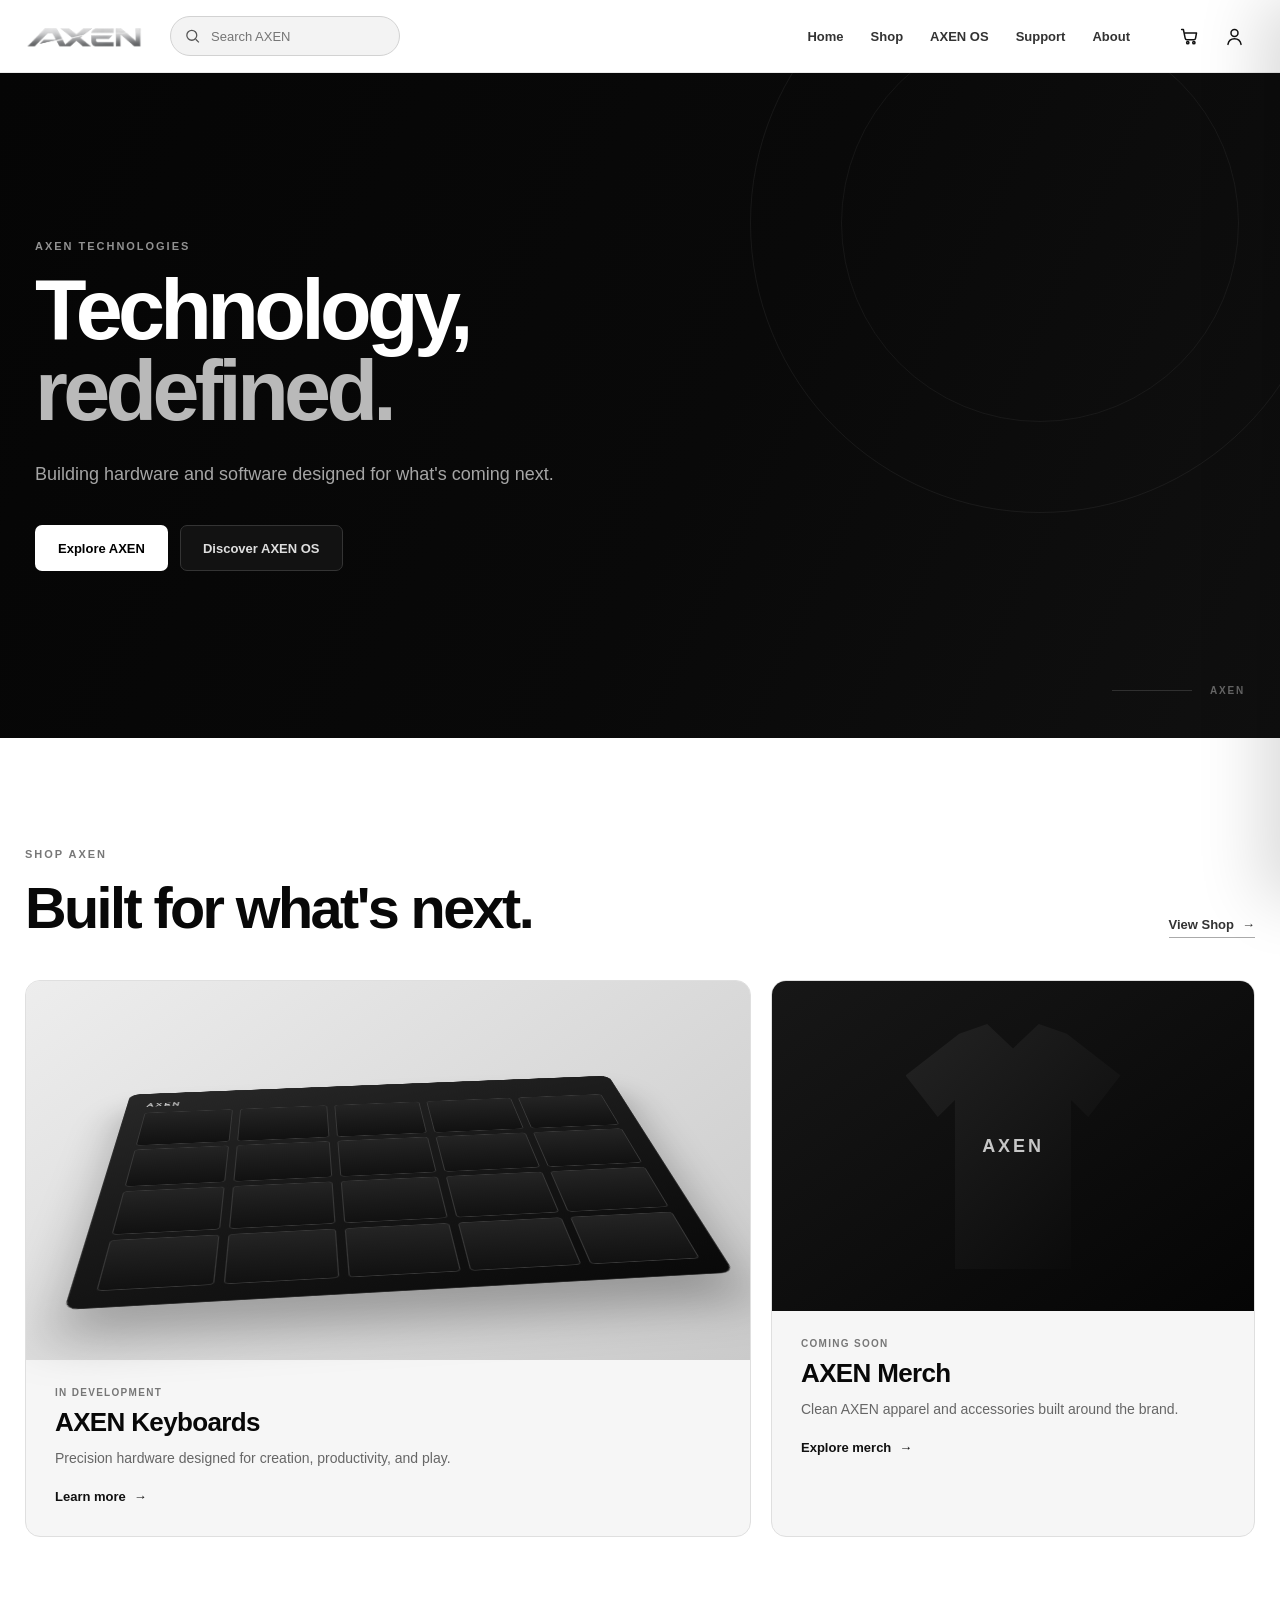
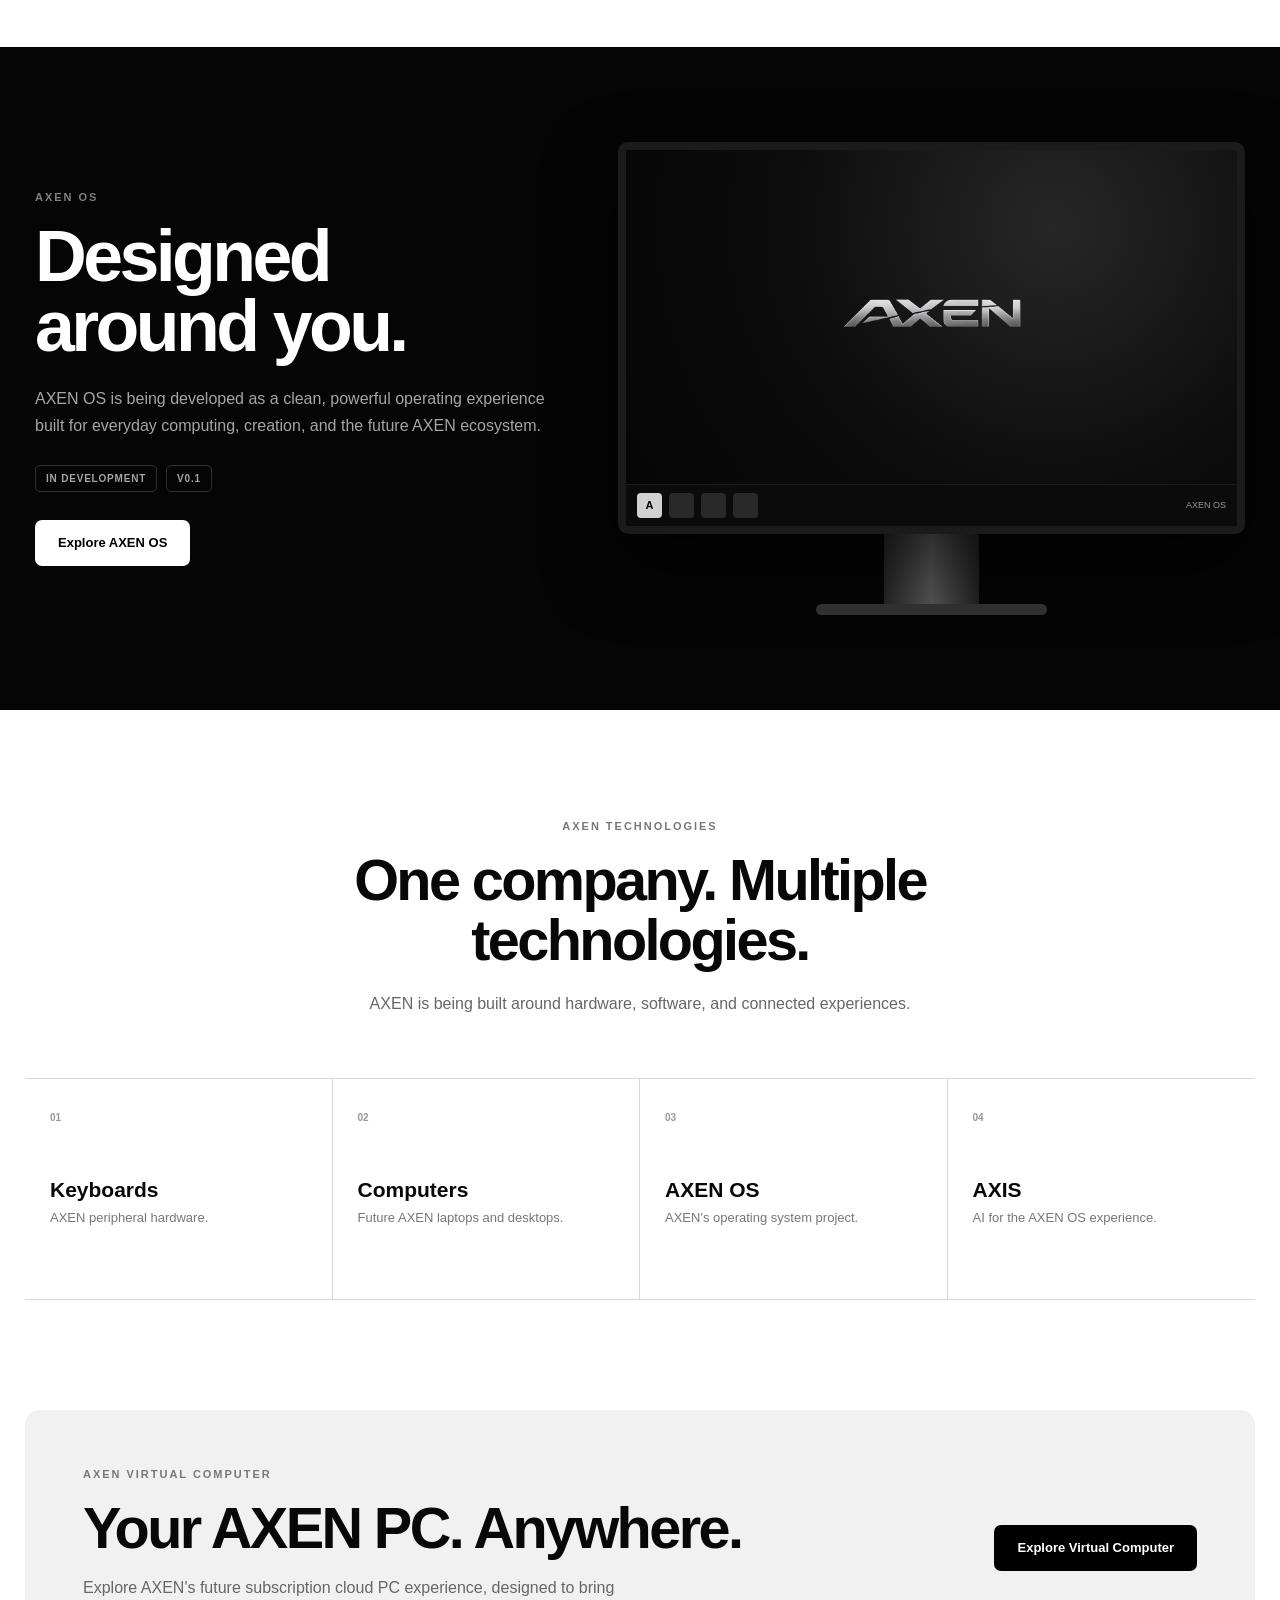
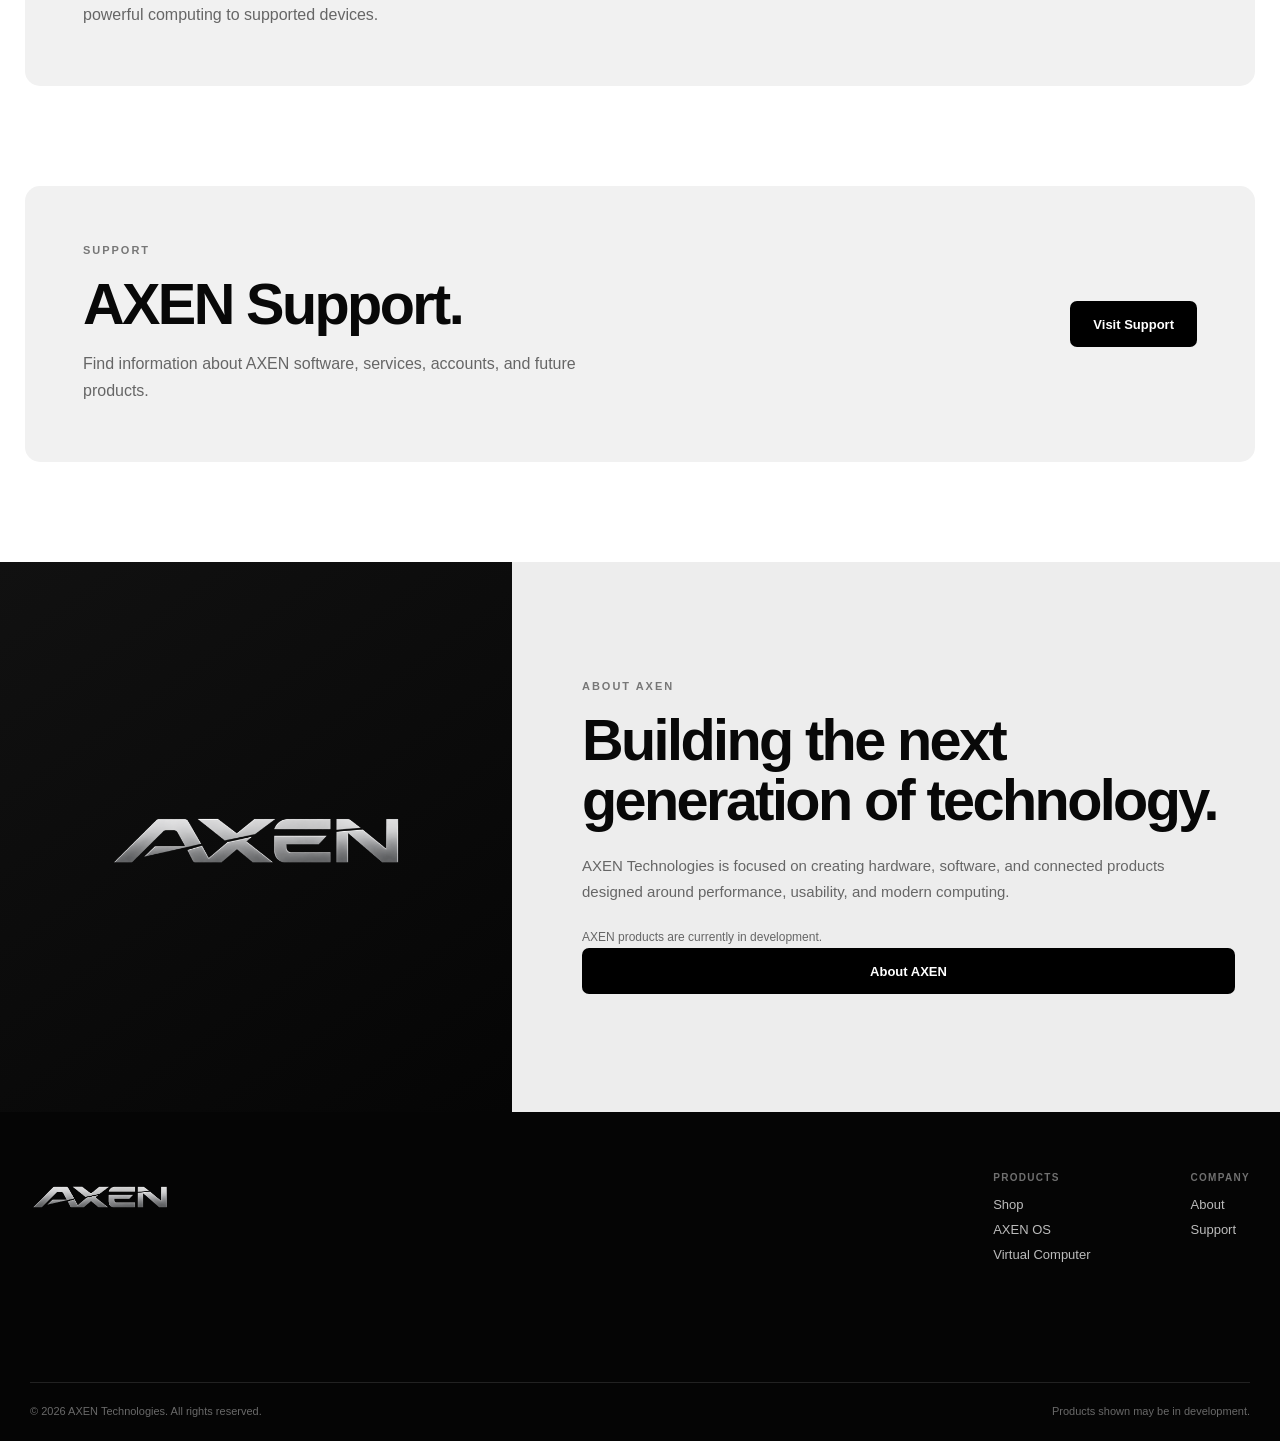
<file: index.html>
<!DOCTYPE html>
<html lang="en">

<head>

    <meta charset="UTF-8">

    <meta
        name="viewport"
        content="width=device-width, initial-scale=1.0"
    >

    <title>AXEN Technologies</title>

    <meta
        name="description"
        content="AXEN Technologies builds hardware, software, and technology for what's next."
    >

    <link
        rel="stylesheet"
        href="style.css?v=2"
    >

</head>


<body>


    <!-- =====================================
         HEADER
    ====================================== -->

    <header class="site-header">

        <div class="header-inner">


            <!-- BRAND -->

            <a
                href="index.html"
                class="brand"
                aria-label="AXEN Home"
            >

                <img
                    src="axen-logo.png"
                    alt="AXEN"
                    class="brand-logo"
                >

            </a>



            <!-- SEARCH -->

            <div class="header-search">

                <svg
                    class="search-icon"
                    viewBox="0 0 24 24"
                    aria-hidden="true"
                >

                    <circle
                        cx="11"
                        cy="11"
                        r="7"
                    ></circle>

                    <line
                        x1="16.5"
                        y1="16.5"
                        x2="21"
                        y2="21"
                    ></line>

                </svg>


                <input
                    id="siteSearch"
                    type="search"
                    placeholder="Search AXEN"
                    autocomplete="off"
                    aria-label="Search AXEN"
                >


                <button
                    id="clearSearch"
                    class="clear-search"
                    type="button"
                    aria-label="Clear search"
                >
                    ×
                </button>


                <div
                    id="searchResults"
                    class="search-results"
                    hidden
                ></div>

            </div>



            <!-- NAVIGATION -->

            <nav
                class="desktop-nav"
                aria-label="Main navigation"
            >

                <a
                    href="index.html"
                    class="active"
                >
                    Home
                </a>

                <a href="shop.html">
                    Shop
                </a>

                <a href="axen-os.html">
                    AXEN OS
                </a>

                <a href="support.html">
                    Support
                </a>

                <a href="about.html">
                    About
                </a>

            </nav>



            <!-- HEADER ACTIONS -->

            <div class="header-actions">


                <!-- CART -->

                <button
                    id="cartButton"
                    class="icon-button"
                    type="button"
                    aria-label="Open cart"
                >

                    <svg
                        viewBox="0 0 24 24"
                        aria-hidden="true"
                    >

                        <path
                            d="M3 4h2l2.1 10.2a2 2 0 0 0 2 1.6h7.8a2 2 0 0 0 2-1.6L20 8H7"
                        ></path>

                        <circle
                            cx="10"
                            cy="19"
                            r="1.3"
                        ></circle>

                        <circle
                            cx="17"
                            cy="19"
                            r="1.3"
                        ></circle>

                    </svg>

                </button>



                <!-- ACCOUNT -->

                <button
                    id="accountButton"
                    class="icon-button"
                    type="button"
                    aria-label="AXEN Account"
                >

                    <svg
                        viewBox="0 0 24 24"
                        aria-hidden="true"
                    >

                        <circle
                            cx="12"
                            cy="8"
                            r="4"
                        ></circle>

                        <path
                            d="M4.5 21c.8-4.2 3.3-6.5 7.5-6.5s6.7 2.3 7.5 6.5"
                        ></path>

                    </svg>

                </button>



                <!-- MOBILE MENU -->

                <button
                    id="menuButton"
                    class="menu-button"
                    type="button"
                    aria-label="Open menu"
                    aria-expanded="false"
                >

                    <span></span>
                    <span></span>
                    <span></span>

                </button>

            </div>

        </div>



        <!-- MOBILE NAV -->

        <nav
            id="mobileNav"
            class="mobile-nav"
            aria-label="Mobile navigation"
            hidden
        >

            <a
                href="index.html"
                class="active"
            >
                Home
            </a>

            <a href="shop.html">
                Shop
            </a>

            <a href="axen-os.html">
                AXEN OS
            </a>

            <a href="support.html">
                Support
            </a>

            <a href="about.html">
                About
            </a>

        </nav>

    </header>



    <!-- =====================================
         MAIN
    ====================================== -->

    <main>



        <!-- =================================
             HERO
        ================================== -->

        <section
            id="home"
            class="hero"
            data-search-title="Home"
            data-search-keywords="AXEN Technologies technology hardware software"
        >

            <div
                class="hero-rings"
                aria-hidden="true"
            ></div>


            <div class="hero-content">


                <p class="eyebrow">
                    AXEN TECHNOLOGIES
                </p>


                <h1>
                    Technology,
                    <span>
                        redefined.
                    </span>
                </h1>


                <p class="hero-description">
                    Building hardware and software designed for
                    what's coming next.
                </p>



                <div class="hero-actions">


                    <a
                        href="shop.html"
                        class="button button-primary"
                    >
                        Explore AXEN
                    </a>


                    <a
                        href="axen-os.html"
                        class="button button-secondary"
                    >
                        Discover AXEN OS
                    </a>


                </div>

            </div>



            <div class="hero-signature">

                <span></span>

                AXEN

            </div>

        </section>



        <!-- =================================
             SHOP
        ================================== -->

        <section
            id="shop"
            class="section"
            data-search-title="Shop"
            data-search-keywords="AXEN shop keyboards merch products virtual computer"
        >

            <div class="section-heading">


                <div>

                    <p class="section-label">
                        SHOP AXEN
                    </p>

                    <h2>
                        Built for what's next.
                    </h2>

                </div>



                <a
                    class="section-link"
                    href="shop.html"
                >
                    View Shop
                    <span>→</span>
                </a>

            </div>



            <div class="product-grid">


                <!-- KEYBOARD -->

                <article class="product-card product-wide">


                    <div class="product-visual keyboard-area">


                        <div class="keyboard">


                            <div class="keyboard-brand">
                                AXEN
                            </div>


                            <div class="keyboard-keys">

                                <span></span>
                                <span></span>
                                <span></span>
                                <span></span>
                                <span></span>

                                <span></span>
                                <span></span>
                                <span></span>
                                <span></span>
                                <span></span>

                                <span></span>
                                <span></span>
                                <span></span>
                                <span></span>
                                <span></span>

                                <span></span>
                                <span></span>
                                <span></span>
                                <span></span>
                                <span></span>

                            </div>

                        </div>

                    </div>



                    <div class="product-info">


                        <p class="product-status">
                            IN DEVELOPMENT
                        </p>


                        <h3>
                            AXEN Keyboards
                        </h3>


                        <p>
                            Precision hardware designed for creation,
                            productivity, and play.
                        </p>


                        <a
                            href="shop.html"
                            class="product-link"
                        >
                            Learn more
                            <span>→</span>
                        </a>


                    </div>

                </article>



                <!-- MERCH -->

                <article class="product-card">


                    <div class="product-visual merch-area">


                        <div class="shirt">

                            <span>
                                AXEN
                            </span>

                        </div>

                    </div>



                    <div class="product-info">


                        <p class="product-status">
                            COMING SOON
                        </p>


                        <h3>
                            AXEN Merch
                        </h3>


                        <p>
                            Clean AXEN apparel and accessories
                            built around the brand.
                        </p>


                        <a
                            href="shop.html"
                            class="product-link"
                        >
                            Explore merch
                            <span>→</span>
                        </a>


                    </div>

                </article>

            </div>

        </section>



        <!-- =================================
             AXEN OS
        ================================== -->

        <section
            id="axen-os"
            class="os-section"
            data-search-title="AXEN OS"
            data-search-keywords="AXEN OS operating system software AXIS"
        >


            <div class="os-copy">


                <p class="section-label section-label-dark">
                    AXEN OS
                </p>


                <h2>
                    Designed around you.
                </h2>


                <p>
                    AXEN OS is being developed as a clean,
                    powerful operating experience built for
                    everyday computing, creation, and the
                    future AXEN ecosystem.
                </p>



                <div class="os-badges">

                    <span>
                        In Development
                    </span>

                    <span>
                        v0.1
                    </span>

                </div>



                <a
                    href="axen-os.html"
                    class="button button-light"
                >
                    Explore AXEN OS
                </a>


            </div>



            <div class="os-preview">


                <div class="monitor">


                    <div class="monitor-screen">


                        <img
                            src="axen-logo.png"
                            alt=""
                            class="screen-logo"
                        >


                        <div class="fake-taskbar">


                            <div class="fake-start">
                                A
                            </div>


                            <div class="fake-app"></div>

                            <div class="fake-app"></div>

                            <div class="fake-app"></div>


                            <div class="fake-clock">
                                AXEN OS
                            </div>


                        </div>

                    </div>


                    <div class="monitor-stand"></div>

                    <div class="monitor-base"></div>


                </div>

            </div>

        </section>



        <!-- =================================
             TECHNOLOGIES
        ================================== -->

        <section class="section future-section">


            <div class="center-heading">


                <p class="section-label">
                    AXEN TECHNOLOGIES
                </p>


                <h2>
                    One company.
                    Multiple technologies.
                </h2>


                <p>
                    AXEN is being built around hardware,
                    software, and connected experiences.
                </p>


            </div>



            <div class="future-grid">


                <div class="future-item">

                    <span>
                        01
                    </span>

                    <h3>
                        Keyboards
                    </h3>

                    <p>
                        AXEN peripheral hardware.
                    </p>

                </div>



                <div class="future-item">

                    <span>
                        02
                    </span>

                    <h3>
                        Computers
                    </h3>

                    <p>
                        Future AXEN laptops and desktops.
                    </p>

                </div>



                <div class="future-item">

                    <span>
                        03
                    </span>

                    <h3>
                        AXEN OS
                    </h3>

                    <p>
                        AXEN's operating system project.
                    </p>

                </div>



                <div class="future-item">

                    <span>
                        04
                    </span>

                    <h3>
                        AXIS
                    </h3>

                    <p>
                        AI for the AXEN OS experience.
                    </p>

                </div>


            </div>

        </section>



        <!-- =================================
             VIRTUAL COMPUTER
        ================================== -->

        <section
            class="support-section"
            data-search-title="AXEN Virtual Computer"
            data-search-keywords="AXEN Virtual Computer cloud PC subscription remote computing"
        >

            <div>


                <p class="section-label">
                    AXEN VIRTUAL COMPUTER
                </p>


                <h2>
                    Your AXEN PC.
                    Anywhere.
                </h2>


                <p>
                    Explore AXEN's future subscription cloud PC
                    experience, designed to bring powerful computing
                    to supported devices.
                </p>


            </div>



            <a
                href="virtual-computer.html"
                class="button button-black"
            >
                Explore Virtual Computer
            </a>


        </section>



        <!-- =================================
             SUPPORT
        ================================== -->

        <section
            id="support"
            class="support-section"
            data-search-title="Support"
            data-search-keywords="AXEN support help customer service"
        >

            <div>


                <p class="section-label">
                    SUPPORT
                </p>


                <h2>
                    AXEN Support.
                </h2>


                <p>
                    Find information about AXEN software,
                    services, accounts, and future products.
                </p>


            </div>



            <a
                href="support.html"
                class="button button-black"
            >
                Visit Support
            </a>


        </section>



        <!-- =================================
             ABOUT
        ================================== -->

        <section
            id="about"
            class="about-section"
            data-search-title="About AXEN"
            data-search-keywords="about AXEN Technologies company"
        >


            <div class="about-brand">

                <img
                    src="axen-logo.png"
                    alt="AXEN"
                >

            </div>



            <div class="about-copy">


                <p class="section-label">
                    ABOUT AXEN
                </p>


                <h2>
                    Building the next generation of technology.
                </h2>


                <p>
                    AXEN Technologies is focused on creating
                    hardware, software, and connected products
                    designed around performance, usability,
                    and modern computing.
                </p>


                <p class="development-note">
                    AXEN products are currently in development.
                </p>


                <a
                    href="about.html"
                    class="button button-black"
                >
                    About AXEN
                </a>


            </div>

        </section>


    </main>



    <!-- =====================================
         FOOTER
    ====================================== -->

    <footer class="site-footer">


        <div class="footer-top">


            <a
                href="index.html"
                aria-label="AXEN Home"
            >

                <img
                    src="axen-logo.png"
                    alt="AXEN"
                    class="footer-logo"
                >

            </a>



            <div class="footer-columns">


                <div>

                    <h4>
                        PRODUCTS
                    </h4>

                    <a href="shop.html">
                        Shop
                    </a>

                    <a href="axen-os.html">
                        AXEN OS
                    </a>

                    <a href="virtual-computer.html">
                        Virtual Computer
                    </a>

                </div>



                <div>

                    <h4>
                        COMPANY
                    </h4>

                    <a href="about.html">
                        About
                    </a>

                    <a href="support.html">
                        Support
                    </a>

                </div>


            </div>

        </div>



        <div class="footer-bottom">


            <span>
                © 2026 AXEN Technologies. All rights reserved.
            </span>


            <span>
                Products shown may be in development.
            </span>


        </div>

    </footer>



    <!-- =====================================
         CART
    ====================================== -->

    <div
        id="cartBackdrop"
        class="cart-backdrop"
        hidden
    ></div>



    <aside
        id="cartDrawer"
        class="cart-drawer"
        aria-hidden="true"
    >


        <div class="cart-header">


            <h2>
                Your Cart
            </h2>


            <button
                id="closeCart"
                type="button"
                class="close-button"
                aria-label="Close cart"
            >
                ×
            </button>


        </div>



        <div class="cart-empty">


            <div class="cart-symbol">
                □
            </div>


            <h3>
                Your cart is empty.
            </h3>


            <p>
                AXEN products will appear here when
                they become available.
            </p>


            <a
                href="shop.html"
                id="cartShopButton"
                class="button button-black"
            >
                Explore AXEN
            </a>


        </div>

    </aside>



    <!-- =====================================
         NOTICE
    ====================================== -->

    <div
        id="noticeModal"
        class="notice-modal"
        hidden
    >


        <div
            class="notice-card"
            role="dialog"
            aria-modal="true"
        >


            <button
                id="closeNotice"
                type="button"
                class="close-button notice-close"
                aria-label="Close"
            >
                ×
            </button>



            <img
                src="axen-logo.png"
                alt="AXEN"
                class="notice-logo"
            >



            <h2>
                AXEN
            </h2>


            <p id="noticeText"></p>



            <button
                id="noticeOkay"
                type="button"
                class="button button-black"
            >
                Got it
            </button>


        </div>

    </div>



    <script src="script.js?v=2"></script>


</body>

</html>
</file>
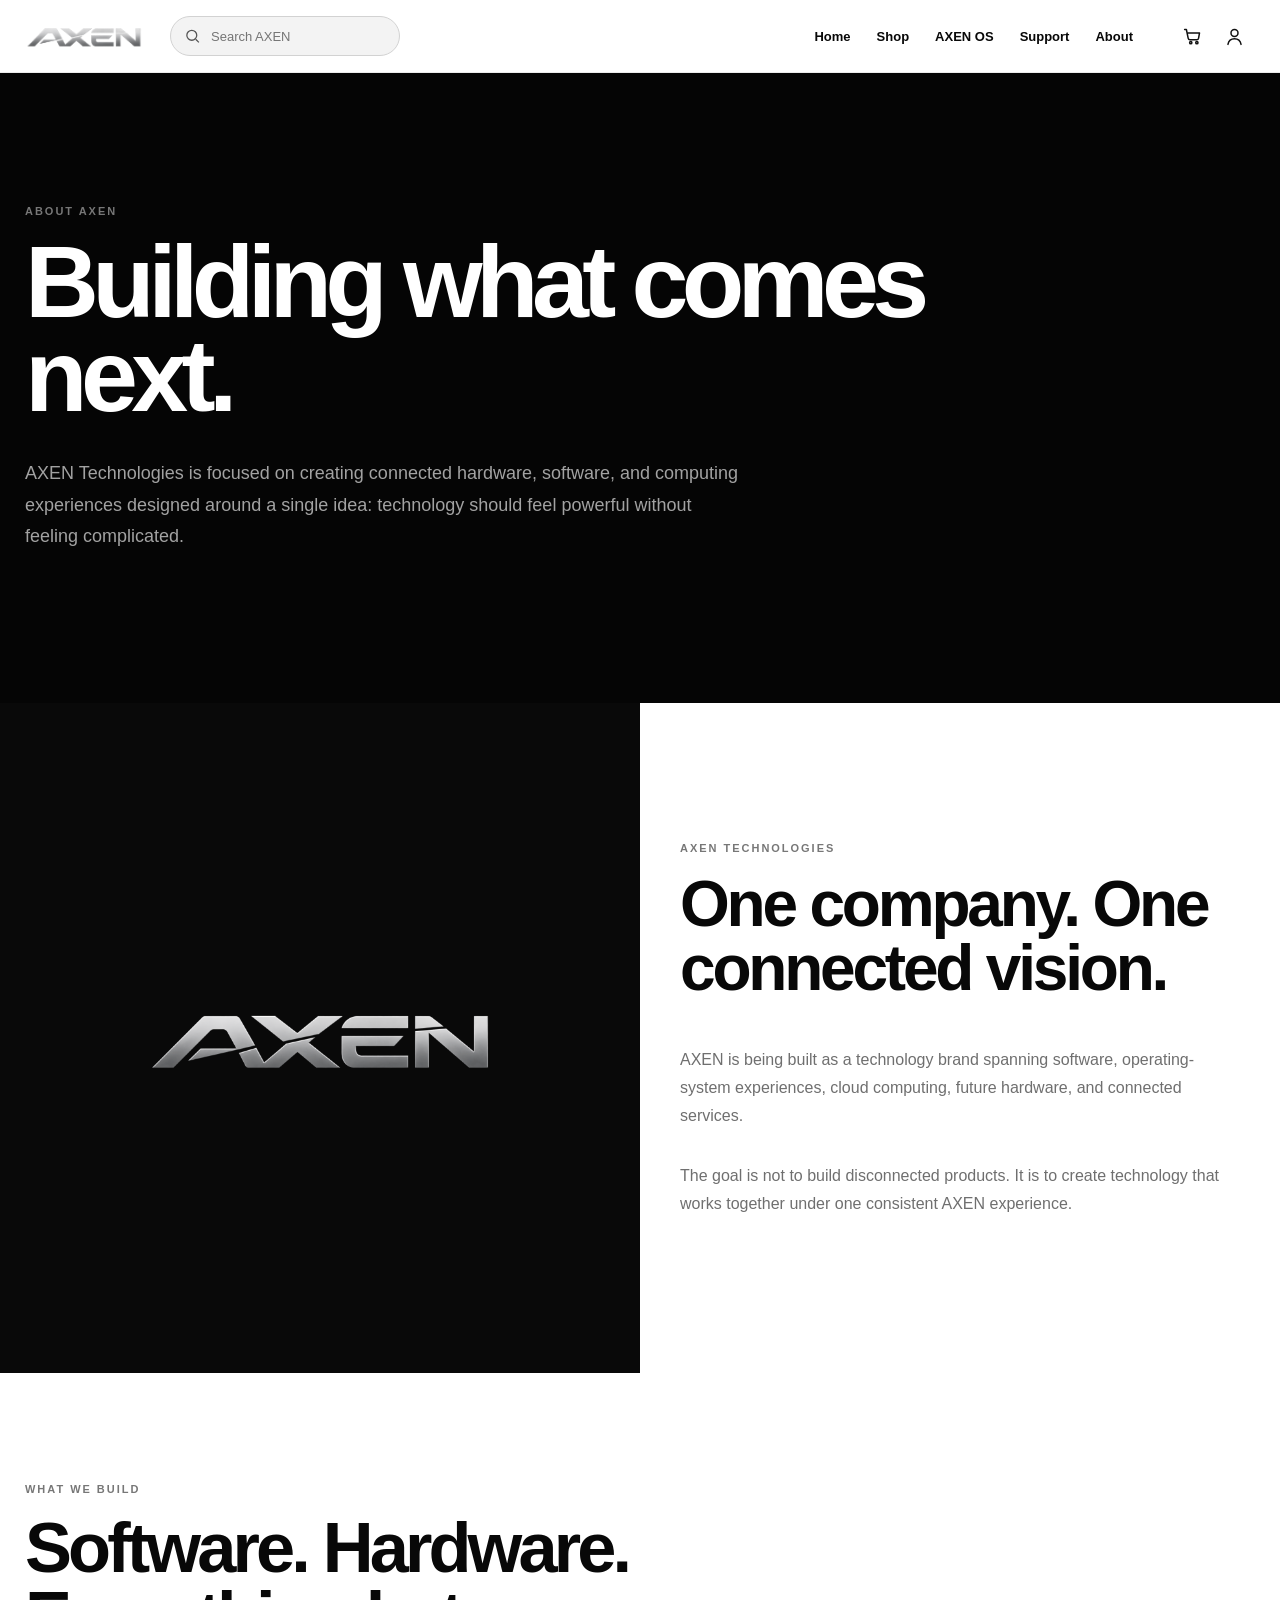
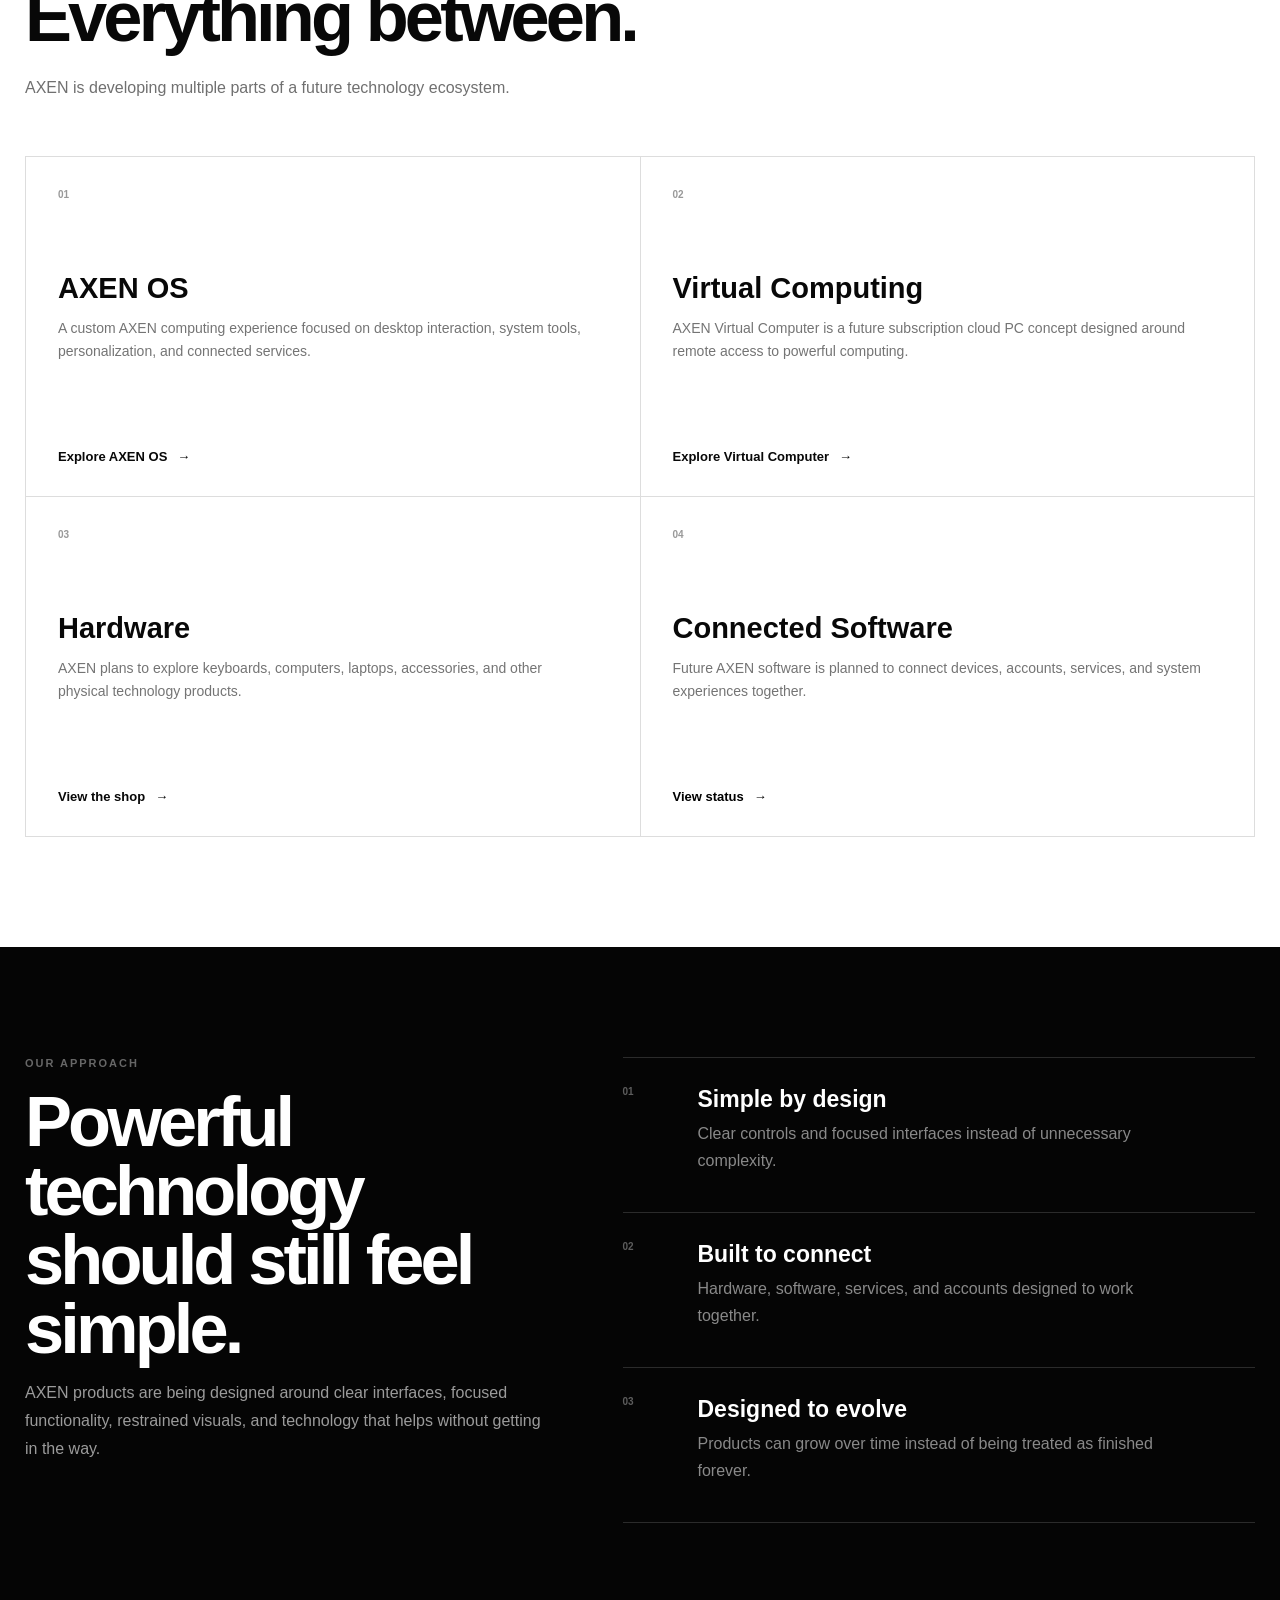
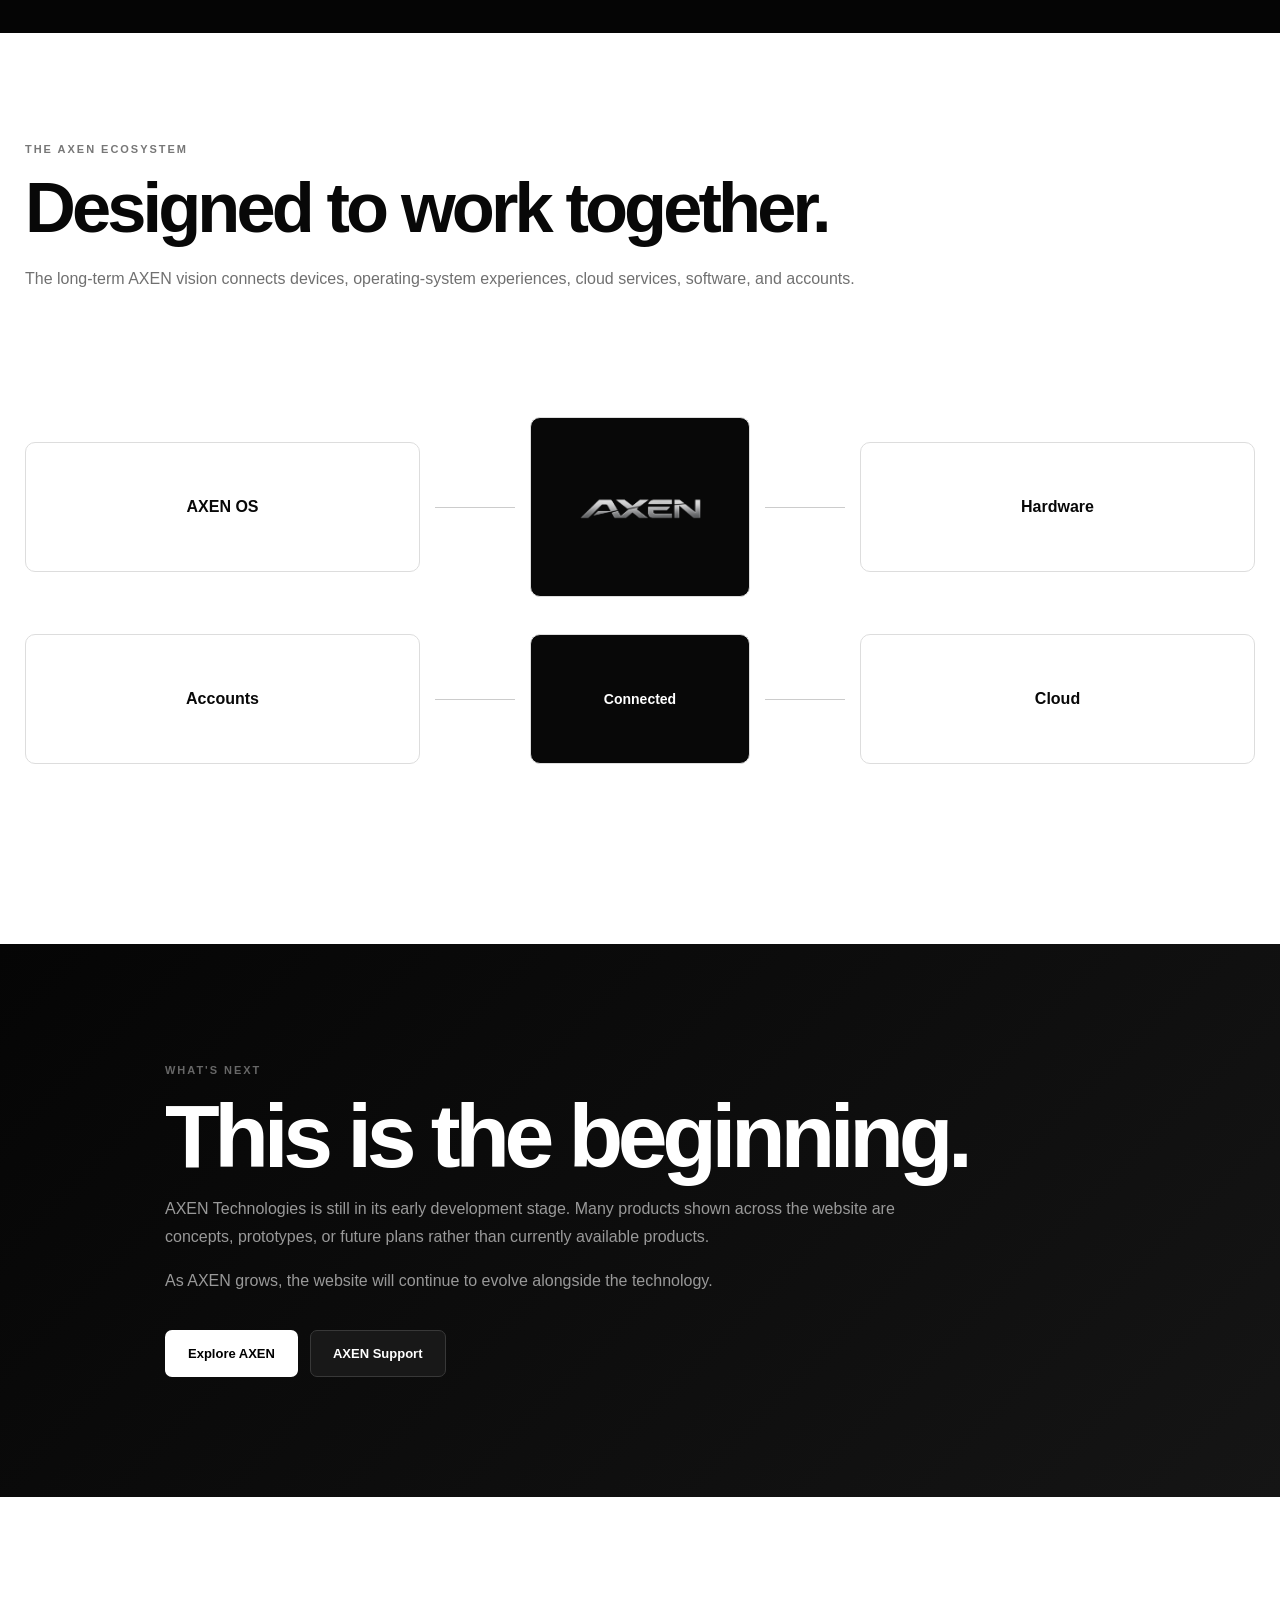
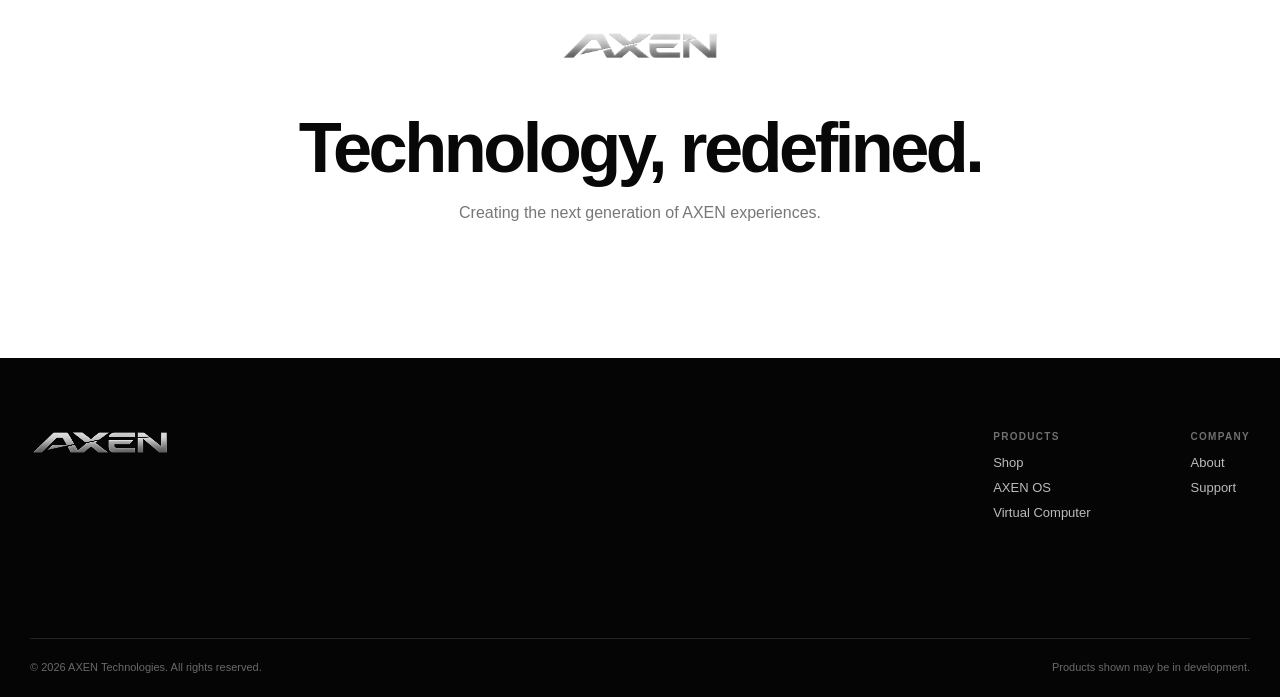
<file: about.html>
<!DOCTYPE html>
<html lang="en">
<head>
    <meta charset="UTF-8">

    <meta
        name="viewport"
        content="width=device-width, initial-scale=1.0"
    >

    <title>About | AXEN Technologies</title>

    <meta
        name="description"
        content="Learn about AXEN Technologies and the products, software, and experiences we are building."
    >

    <link rel="stylesheet" href="about.css?v=1">
</head>

<body>

    <!-- =====================================
         HEADER
    ====================================== -->

    <header class="site-header">

        <div class="header-inner">

            <a
                href="index.html"
                class="brand"
                aria-label="AXEN Home"
            >
                <img
                    src="axen-logo.png"
                    alt="AXEN"
                    class="brand-logo"
                >
            </a>


            <div class="header-search">

                <svg
                    class="search-icon"
                    viewBox="0 0 24 24"
                    aria-hidden="true"
                >
                    <circle cx="11" cy="11" r="7"></circle>
                    <line x1="16.5" y1="16.5" x2="21" y2="21"></line>
                </svg>

                <input
                    id="siteSearch"
                    type="search"
                    placeholder="Search AXEN"
                    autocomplete="off"
                    aria-label="Search AXEN"
                >

                <button
                    id="clearSearch"
                    class="clear-search"
                    type="button"
                    aria-label="Clear search"
                >
                    ×
                </button>

                <div
                    id="searchResults"
                    class="search-results"
                    hidden
                ></div>

            </div>


            <nav
                class="desktop-nav"
                aria-label="Main navigation"
            >

                <a href="index.html">
                    Home
                </a>

                <a href="shop.html">
                    Shop
                </a>

                <a href="axen-os.html">
                    AXEN OS
                </a>

                <a href="support.html">
                    Support
                </a>

                <a
                    href="about.html"
                    class="active"
                >
                    About
                </a>

            </nav>


            <div class="header-actions">

                <button
                    id="cartButton"
                    class="icon-button"
                    type="button"
                    aria-label="Open cart"
                >
                    <svg
                        viewBox="0 0 24 24"
                        aria-hidden="true"
                    >
                        <path
                            d="M3 4h2l2.1 10.2a2 2 0 0 0 2 1.6h7.8a2 2 0 0 0 2-1.6L20 8H7"
                        ></path>

                        <circle cx="10" cy="19" r="1.3"></circle>
                        <circle cx="17" cy="19" r="1.3"></circle>
                    </svg>
                </button>


                <button
                    id="accountButton"
                    class="icon-button"
                    type="button"
                    aria-label="AXEN Account"
                >
                    <svg
                        viewBox="0 0 24 24"
                        aria-hidden="true"
                    >
                        <circle cx="12" cy="8" r="4"></circle>

                        <path
                            d="M4.5 21c.8-4.2 3.3-6.5 7.5-6.5s6.7 2.3 7.5 6.5"
                        ></path>
                    </svg>
                </button>


                <button
                    id="menuButton"
                    class="menu-button"
                    type="button"
                    aria-label="Open menu"
                    aria-expanded="false"
                >
                    <span></span>
                    <span></span>
                    <span></span>
                </button>

            </div>

        </div>


        <nav
            id="mobileNav"
            class="mobile-nav"
            aria-label="Mobile navigation"
            hidden
        >
            <a href="index.html">Home</a>
            <a href="shop.html">Shop</a>
            <a href="axen-os.html">AXEN OS</a>
            <a href="support.html">Support</a>
            <a href="about.html" class="active">About</a>
        </nav>

    </header>



    <main>

        <!-- =================================
             HERO
        ================================== -->

        <section
            class="about-hero"
            data-search-title="About AXEN"
            data-search-keywords="about axen technologies company technology software hardware future"
        >

            <div class="hero-inner">

                <p class="eyebrow">
                    ABOUT AXEN
                </p>

                <h1>
                    Building what comes next.
                </h1>

                <p class="hero-copy">
                    AXEN Technologies is focused on creating
                    connected hardware, software, and computing
                    experiences designed around a single idea:
                    technology should feel powerful without feeling complicated.
                </p>

            </div>

        </section>



        <!-- =================================
             INTRO
        ================================== -->

        <section
            class="intro-section"
            data-search-title="AXEN Technologies"
            data-search-keywords="technology company hardware software os cloud products"
        >

            <div class="intro-logo-wrap">

                <img
                    src="axen-logo.png"
                    alt="AXEN"
                    class="intro-logo"
                >

            </div>


            <div class="intro-copy">

                <p class="section-label">
                    AXEN TECHNOLOGIES
                </p>

                <h2>
                    One company.
                    One connected vision.
                </h2>

                <p>
                    AXEN is being built as a technology brand
                    spanning software, operating-system experiences,
                    cloud computing, future hardware, and connected services.
                </p>

                <p>
                    The goal is not to build disconnected products.
                    It is to create technology that works together
                    under one consistent AXEN experience.
                </p>

            </div>

        </section>



        <!-- =================================
             WHAT WE BUILD
        ================================== -->

        <section
            id="products"
            class="section"
            data-search-title="What AXEN Builds"
            data-search-keywords="axen os virtual computer keyboards computers software hardware"
        >

            <div class="section-heading">

                <p class="section-label">
                    WHAT WE BUILD
                </p>

                <h2>
                    Software.
                    Hardware.
                    Everything between.
                </h2>

                <p>
                    AXEN is developing multiple parts of a future
                    technology ecosystem.
                </p>

            </div>


            <div class="build-grid">

                <article class="build-card">

                    <span class="number">
                        01
                    </span>

                    <h3>
                        AXEN OS
                    </h3>

                    <p>
                        A custom AXEN computing experience focused
                        on desktop interaction, system tools,
                        personalization, and connected services.
                    </p>

                    <a href="axen-os.html">
                        Explore AXEN OS
                        <span>→</span>
                    </a>

                </article>


                <article class="build-card">

                    <span class="number">
                        02
                    </span>

                    <h3>
                        Virtual Computing
                    </h3>

                    <p>
                        AXEN Virtual Computer is a future
                        subscription cloud PC concept designed
                        around remote access to powerful computing.
                    </p>

                    <a href="virtual-computer.html">
                        Explore Virtual Computer
                        <span>→</span>
                    </a>

                </article>


                <article class="build-card">

                    <span class="number">
                        03
                    </span>

                    <h3>
                        Hardware
                    </h3>

                    <p>
                        AXEN plans to explore keyboards,
                        computers, laptops, accessories,
                        and other physical technology products.
                    </p>

                    <a href="shop.html">
                        View the shop
                        <span>→</span>
                    </a>

                </article>


                <article class="build-card">

                    <span class="number">
                        04
                    </span>

                    <h3>
                        Connected Software
                    </h3>

                    <p>
                        Future AXEN software is planned to connect
                        devices, accounts, services, and system
                        experiences together.
                    </p>

                    <button
                        type="button"
                        data-message="Additional AXEN software and connected services are planned for future development."
                    >
                        View status
                        <span>→</span>
                    </button>

                </article>

            </div>

        </section>



        <!-- =================================
             PHILOSOPHY
        ================================== -->

        <section
            id="philosophy"
            class="philosophy-section"
            data-search-title="AXEN Design Philosophy"
            data-search-keywords="design philosophy simple powerful technology experience"
        >

            <div class="philosophy-copy">

                <p class="section-label dark-label">
                    OUR APPROACH
                </p>

                <h2>
                    Powerful technology
                    should still feel simple.
                </h2>

                <p>
                    AXEN products are being designed around
                    clear interfaces, focused functionality,
                    restrained visuals, and technology that
                    helps without getting in the way.
                </p>

            </div>


            <div class="principles">

                <article>

                    <span>
                        01
                    </span>

                    <div>
                        <h3>
                            Simple by design
                        </h3>

                        <p>
                            Clear controls and focused interfaces
                            instead of unnecessary complexity.
                        </p>
                    </div>

                </article>


                <article>

                    <span>
                        02
                    </span>

                    <div>
                        <h3>
                            Built to connect
                        </h3>

                        <p>
                            Hardware, software, services,
                            and accounts designed to work together.
                        </p>
                    </div>

                </article>


                <article>

                    <span>
                        03
                    </span>

                    <div>
                        <h3>
                            Designed to evolve
                        </h3>

                        <p>
                            Products can grow over time instead
                            of being treated as finished forever.
                        </p>
                    </div>

                </article>

            </div>

        </section>



        <!-- =================================
             ECOSYSTEM
        ================================== -->

        <section
            id="ecosystem"
            class="section"
            data-search-title="AXEN Ecosystem"
            data-search-keywords="ecosystem axen os cloud hardware accounts services axis"
        >

            <div class="section-heading">

                <p class="section-label">
                    THE AXEN ECOSYSTEM
                </p>

                <h2>
                    Designed to work together.
                </h2>

                <p>
                    The long-term AXEN vision connects
                    devices, operating-system experiences,
                    cloud services, software, and accounts.
                </p>

            </div>


            <div class="ecosystem-map">

                <div class="eco-item">
                    <span>
                        AXEN OS
                    </span>
                </div>

                <div class="eco-line"></div>

                <div class="eco-center">

                    <img
                        src="axen-logo.png"
                        alt="AXEN"
                    >

                </div>

                <div class="eco-line"></div>

                <div class="eco-item">
                    <span>
                        Hardware
                    </span>
                </div>

                <div class="eco-item secondary">
                    <span>
                        Accounts
                    </span>
                </div>

                <div class="eco-line secondary-line"></div>

                <div class="eco-center secondary-center">
                    <span>
                        Connected
                    </span>
                </div>

                <div class="eco-line secondary-line"></div>

                <div class="eco-item secondary">
                    <span>
                        Cloud
                    </span>
                </div>

            </div>

        </section>



        <!-- =================================
             FUTURE
        ================================== -->

        <section
            id="future"
            class="future-section"
            data-search-title="Future of AXEN"
            data-search-keywords="future technology development products vision"
        >

            <div class="future-inner">

                <p class="section-label dark-label">
                    WHAT'S NEXT
                </p>

                <h2>
                    This is the beginning.
                </h2>

                <p>
                    AXEN Technologies is still in its early
                    development stage. Many products shown across
                    the website are concepts, prototypes, or
                    future plans rather than currently available products.
                </p>

                <p>
                    As AXEN grows, the website will continue
                    to evolve alongside the technology.
                </p>


                <div class="future-actions">

                    <a
                        href="shop.html"
                        class="button light-button"
                    >
                        Explore AXEN
                    </a>

                    <a
                        href="support.html"
                        class="button dark-button"
                    >
                        AXEN Support
                    </a>

                </div>

            </div>

        </section>



        <!-- =================================
             FINAL
        ================================== -->

        <section class="final-section">

            <img
                src="axen-logo.png"
                alt="AXEN"
            >

            <h2>
                Technology, redefined.
            </h2>

            <p>
                Creating the next generation of AXEN experiences.
            </p>

        </section>

    </main>



    <!-- =====================================
         FOOTER
    ====================================== -->

    <footer class="site-footer">

        <div class="footer-top">

            <img
                src="axen-logo.png"
                alt="AXEN"
                class="footer-logo"
            >


            <div class="footer-columns">

                <div>

                    <h4>
                        PRODUCTS
                    </h4>

                    <a href="shop.html">
                        Shop
                    </a>

                    <a href="axen-os.html">
                        AXEN OS
                    </a>

                    <a href="virtual-computer.html">
                        Virtual Computer
                    </a>

                </div>


                <div>

                    <h4>
                        COMPANY
                    </h4>

                    <a href="about.html">
                        About
                    </a>

                    <a href="support.html">
                        Support
                    </a>

                </div>

            </div>

        </div>


        <div class="footer-bottom">

            <span>
                © 2026 AXEN Technologies. All rights reserved.
            </span>

            <span>
                Products shown may be in development.
            </span>

        </div>

    </footer>



    <!-- =====================================
         CART
    ====================================== -->

    <div
        id="cartBackdrop"
        class="cart-backdrop"
        hidden
    ></div>


    <aside
        id="cartDrawer"
        class="cart-drawer"
        aria-hidden="true"
    >

        <div class="cart-header">

            <h2>
                Your Cart
            </h2>

            <button
                id="closeCart"
                class="close-button"
                type="button"
                aria-label="Close cart"
            >
                ×
            </button>

        </div>


        <div class="cart-empty">

            <h3>
                Your cart is empty.
            </h3>

            <p>
                AXEN products will appear here when purchasing
                becomes available.
            </p>

        </div>

    </aside>



    <!-- =====================================
         NOTICE
    ====================================== -->

    <div
        id="noticeModal"
        class="notice-modal"
        hidden
    >

        <div class="notice-card">

            <button
                id="closeNotice"
                class="close-button notice-close"
                type="button"
                aria-label="Close"
            >
                ×
            </button>

            <img
                src="axen-logo.png"
                alt="AXEN"
                class="notice-logo"
            >

            <h2>
                AXEN
            </h2>

            <p id="noticeText"></p>

            <button
                id="noticeOkay"
                type="button"
                class="modal-button"
            >
                Got it
            </button>

        </div>

    </div>


    <script src="about.js?v=1"></script>

</body>
</html>
</file>
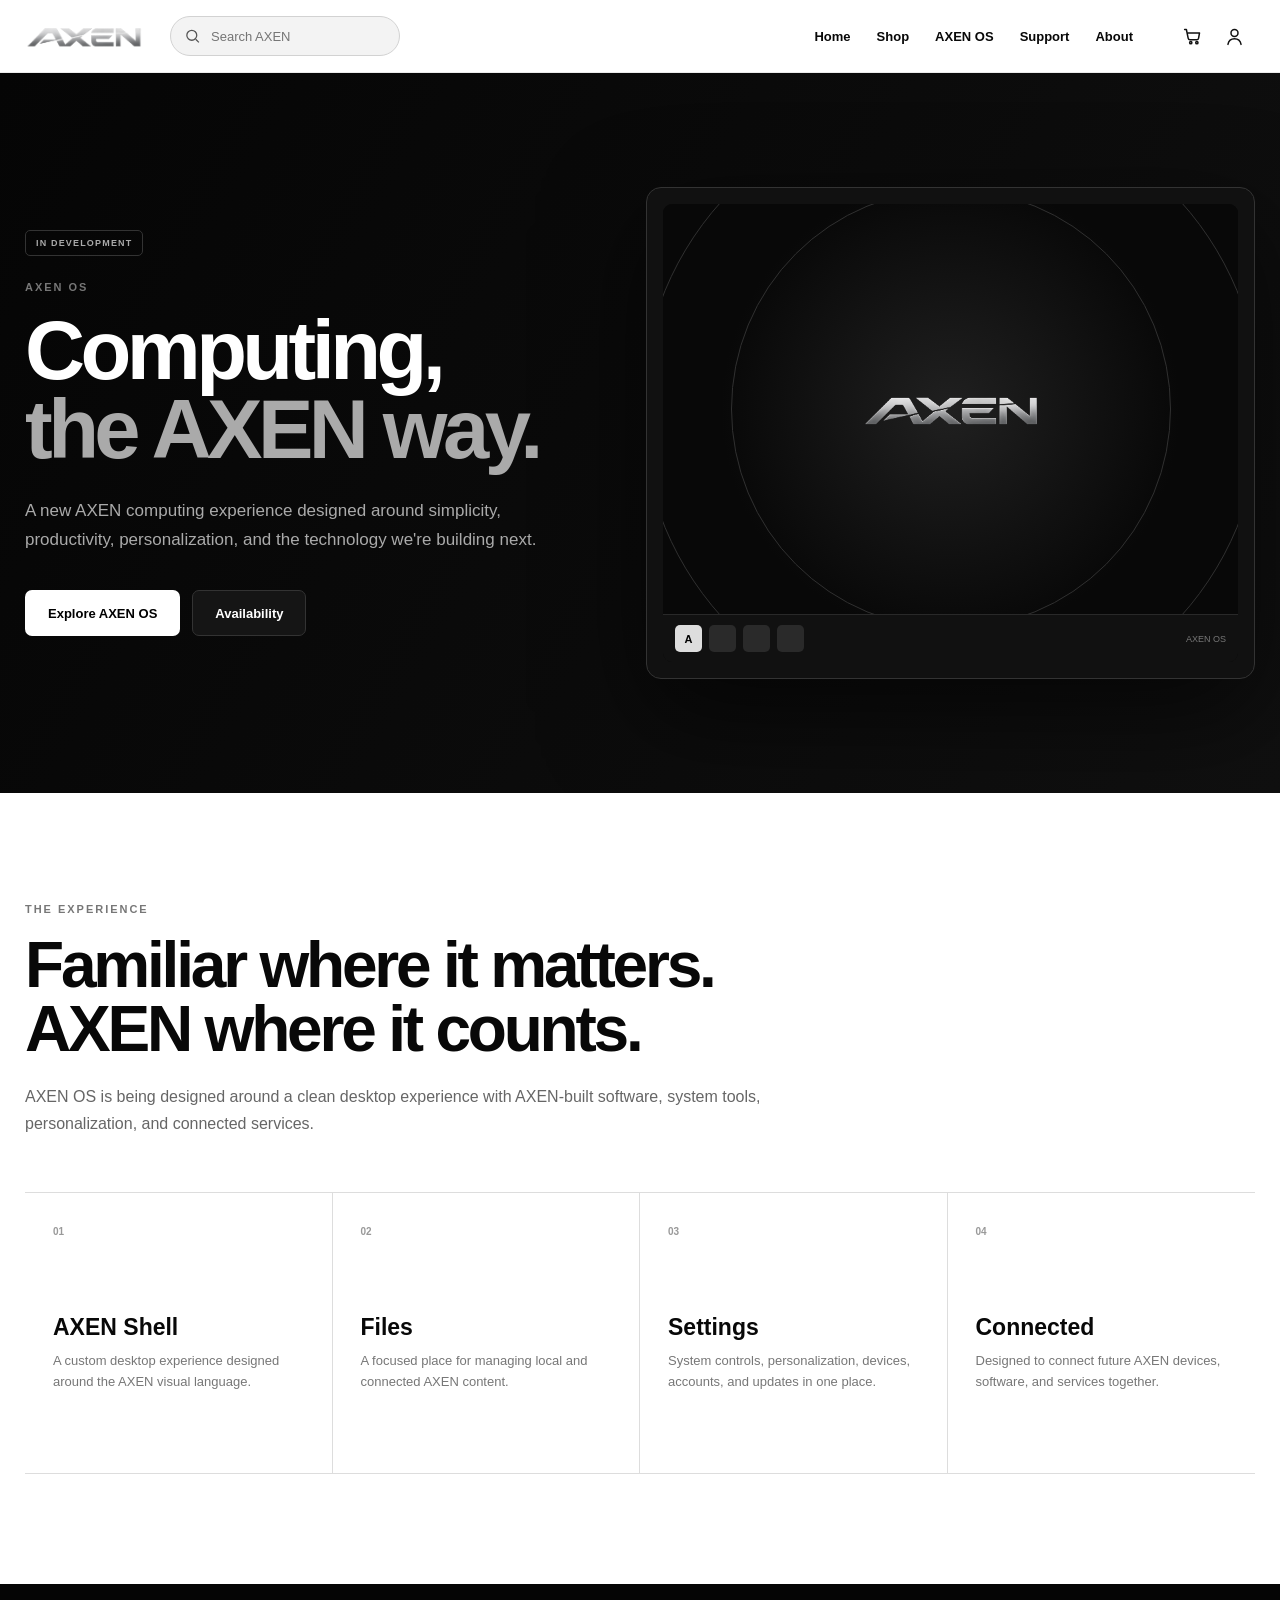
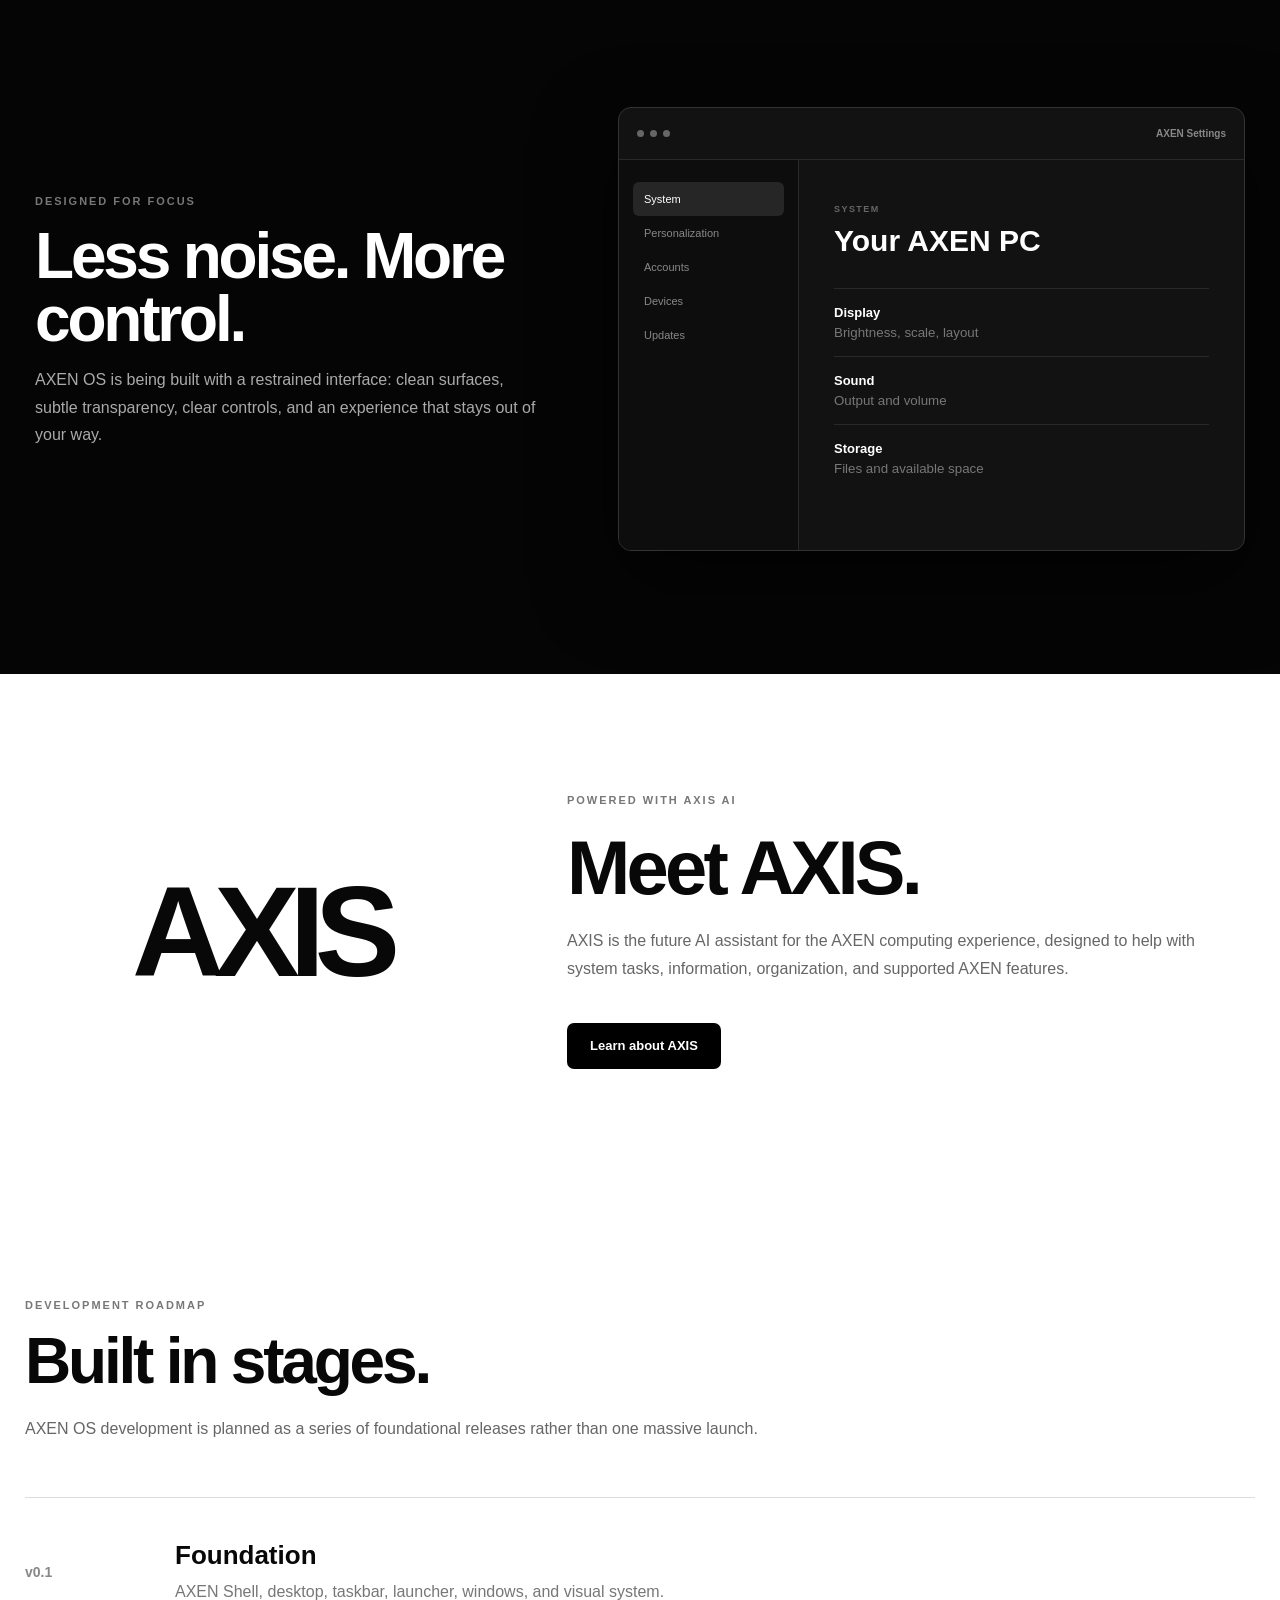
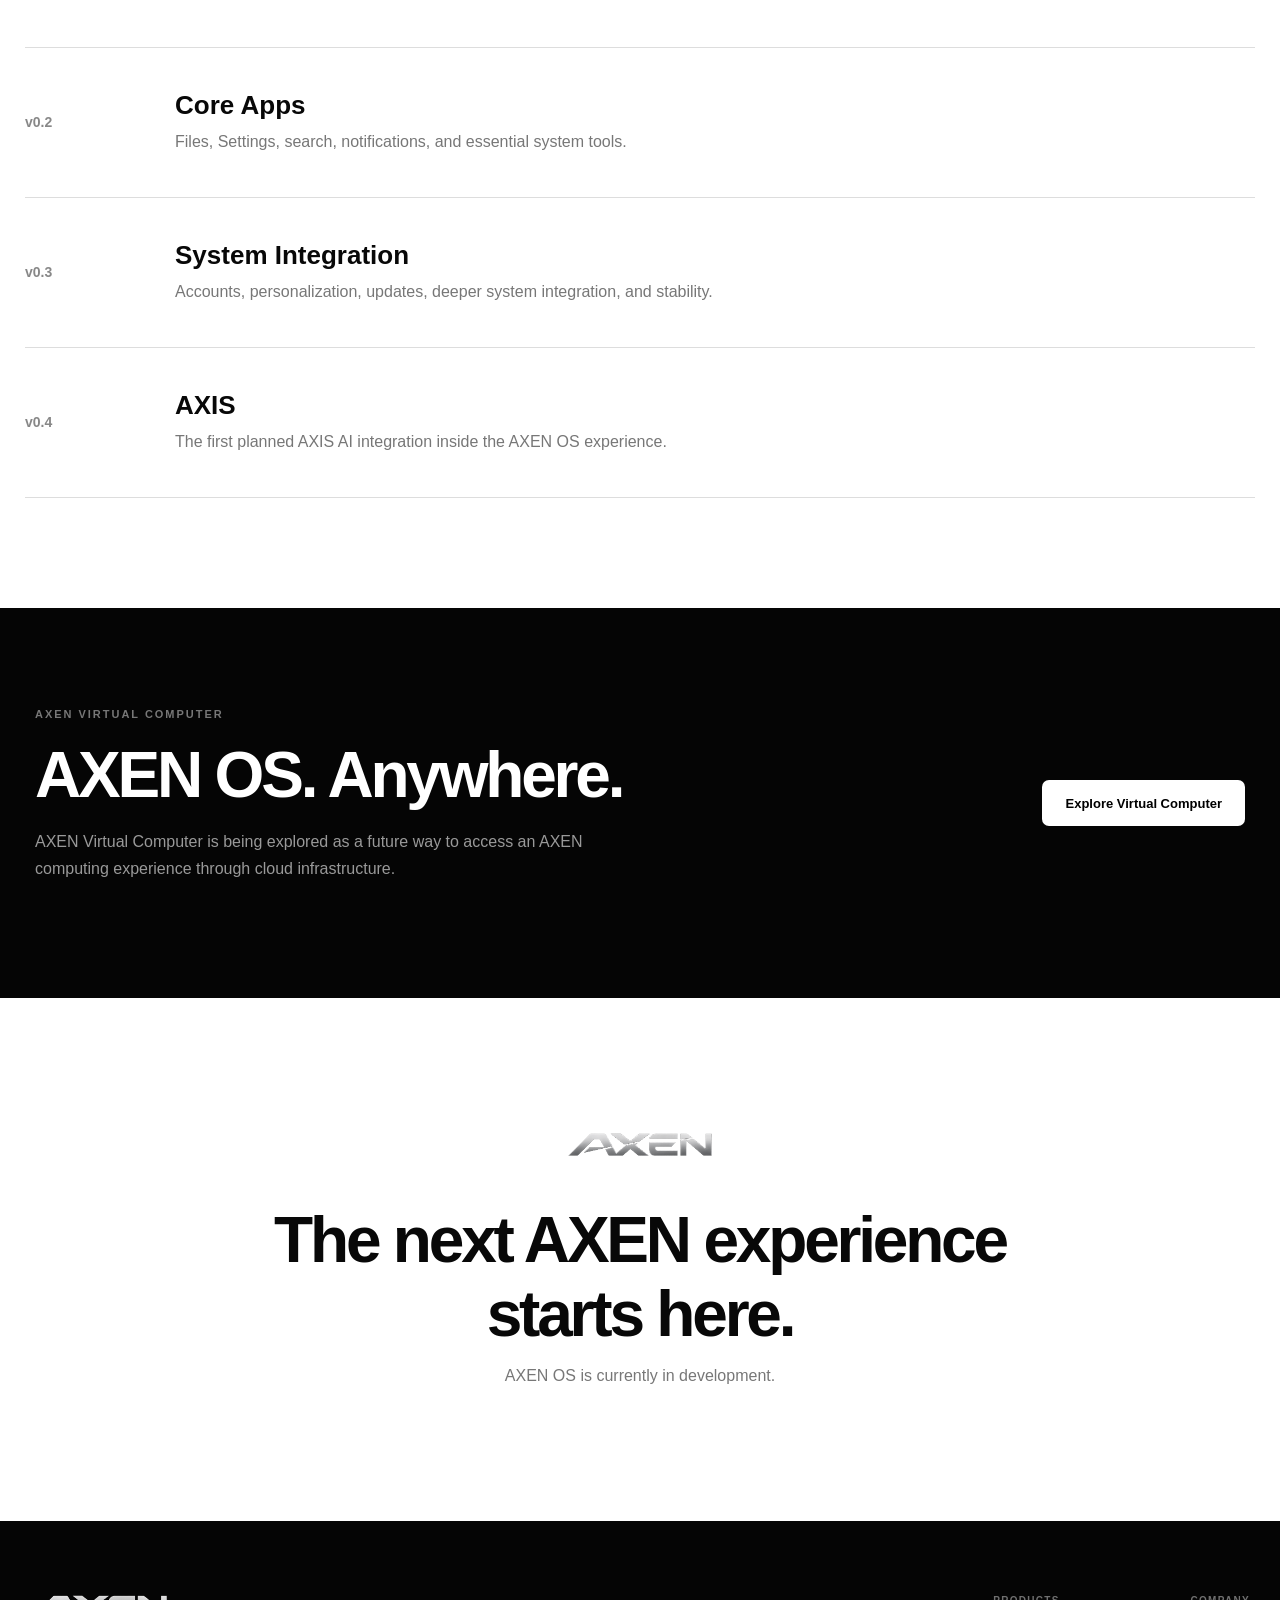
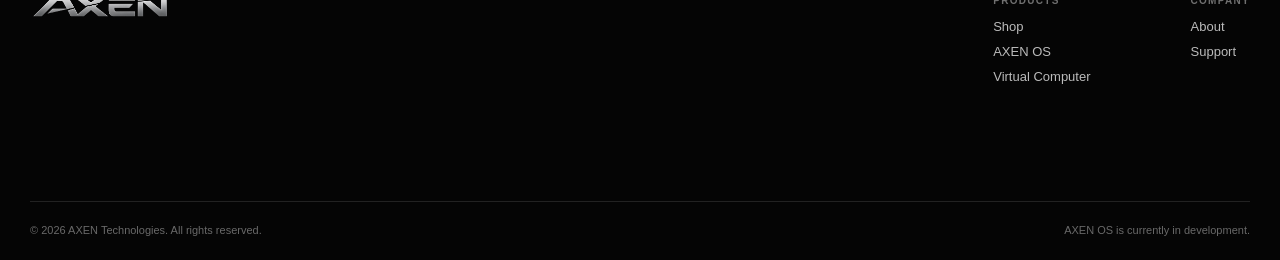
<file: axen-os.html>
<!DOCTYPE html>
<html lang="en">
<head>
    <meta charset="UTF-8">

    <meta
        name="viewport"
        content="width=device-width, initial-scale=1.0"
    >

    <title>AXEN OS | AXEN Technologies</title>

    <meta
        name="description"
        content="Explore AXEN OS, the future computing experience from AXEN Technologies."
    >

    <link rel="stylesheet" href="axen-os.css?v=1">
</head>

<body>

    <!-- =====================================
         HEADER
    ====================================== -->

    <header class="site-header">

        <div class="header-inner">

            <a
                href="index.html"
                class="brand"
                aria-label="AXEN Home"
            >
                <img
                    src="axen-logo.png"
                    alt="AXEN"
                    class="brand-logo"
                >
            </a>


            <div class="header-search">

                <svg
                    class="search-icon"
                    viewBox="0 0 24 24"
                    aria-hidden="true"
                >
                    <circle cx="11" cy="11" r="7"></circle>
                    <line x1="16.5" y1="16.5" x2="21" y2="21"></line>
                </svg>

                <input
                    id="siteSearch"
                    type="search"
                    placeholder="Search AXEN"
                    autocomplete="off"
                    aria-label="Search AXEN"
                >

                <button
                    id="clearSearch"
                    class="clear-search"
                    type="button"
                    aria-label="Clear search"
                >
                    ×
                </button>

                <div
                    id="searchResults"
                    class="search-results"
                    hidden
                ></div>

            </div>


            <nav
                class="desktop-nav"
                aria-label="Main navigation"
            >

                <a href="index.html">
                    Home
                </a>

                <a href="shop.html">
                    Shop
                </a>

                <a
                    href="axen-os.html"
                    class="active"
                >
                    AXEN OS
                </a>

                <a href="support.html">
                    Support
                </a>

                <a href="about.html">
                    About
                </a>

            </nav>


            <div class="header-actions">

                <button
                    id="cartButton"
                    class="icon-button"
                    type="button"
                    aria-label="Open cart"
                >
                    <svg
                        viewBox="0 0 24 24"
                        aria-hidden="true"
                    >
                        <path
                            d="M3 4h2l2.1 10.2a2 2 0 0 0 2 1.6h7.8a2 2 0 0 0 2-1.6L20 8H7"
                        ></path>

                        <circle cx="10" cy="19" r="1.3"></circle>
                        <circle cx="17" cy="19" r="1.3"></circle>
                    </svg>
                </button>


                <button
                    id="accountButton"
                    class="icon-button"
                    type="button"
                    aria-label="AXEN Account"
                >
                    <svg
                        viewBox="0 0 24 24"
                        aria-hidden="true"
                    >
                        <circle cx="12" cy="8" r="4"></circle>

                        <path
                            d="M4.5 21c.8-4.2 3.3-6.5 7.5-6.5s6.7 2.3 7.5 6.5"
                        ></path>
                    </svg>
                </button>


                <button
                    id="menuButton"
                    class="menu-button"
                    type="button"
                    aria-label="Open menu"
                    aria-expanded="false"
                >
                    <span></span>
                    <span></span>
                    <span></span>
                </button>

            </div>

        </div>


        <nav
            id="mobileNav"
            class="mobile-nav"
            aria-label="Mobile navigation"
            hidden
        >
            <a href="index.html">Home</a>
            <a href="shop.html">Shop</a>
            <a href="axen-os.html" class="active">AXEN OS</a>
            <a href="support.html">Support</a>
            <a href="about.html">About</a>
        </nav>

    </header>



    <main>

        <!-- =================================
             HERO
        ================================== -->

        <section
            id="overview"
            class="hero"
            data-search-title="AXEN OS"
            data-search-keywords="axen os operating system software axis desktop"
        >

            <div class="hero-inner">

                <div class="hero-copy">

                    <div class="status-pill">
                        IN DEVELOPMENT
                    </div>

                    <p class="eyebrow">
                        AXEN OS
                    </p>

                    <h1>
                        Computing,
                        <span>the AXEN way.</span>
                    </h1>

                    <p class="hero-description">
                        A new AXEN computing experience designed
                        around simplicity, productivity, personalization,
                        and the technology we're building next.
                    </p>


                    <div class="hero-actions">

                        <a
                            href="#experience"
                            class="button button-light"
                        >
                            Explore AXEN OS
                        </a>

                        <button
                            type="button"
                            class="button button-dark"
                            data-message="AXEN OS is currently in development. Public availability has not been announced."
                        >
                            Availability
                        </button>

                    </div>

                </div>


                <div class="hero-visual">

                    <div class="os-display">

                        <div class="os-screen">

                            <div class="desktop-wallpaper">

                                <div class="wallpaper-ring ring-one"></div>
                                <div class="wallpaper-ring ring-two"></div>

                                <img
                                    src="axen-logo.png"
                                    alt=""
                                    class="desktop-logo"
                                >

                            </div>


                            <div class="taskbar">

                                <div class="taskbar-start">
                                    A
                                </div>

                                <div class="taskbar-app"></div>
                                <div class="taskbar-app"></div>
                                <div class="taskbar-app"></div>

                                <div class="taskbar-space"></div>

                                <span class="taskbar-time">
                                    AXEN OS
                                </span>

                            </div>

                        </div>

                    </div>

                </div>

            </div>

        </section>



        <!-- =================================
             EXPERIENCE
        ================================== -->

        <section
            id="experience"
            class="section"
            data-search-title="AXEN OS Experience"
            data-search-keywords="desktop shell windows files settings launcher"
        >

            <div class="section-heading">

                <p class="section-label">
                    THE EXPERIENCE
                </p>

                <h2>
                    Familiar where it matters.
                    AXEN where it counts.
                </h2>

                <p>
                    AXEN OS is being designed around a clean desktop
                    experience with AXEN-built software, system tools,
                    personalization, and connected services.
                </p>

            </div>


            <div class="feature-grid">

                <article class="feature-card">

                    <span>01</span>

                    <h3>
                        AXEN Shell
                    </h3>

                    <p>
                        A custom desktop experience designed around
                        the AXEN visual language.
                    </p>

                </article>


                <article class="feature-card">

                    <span>02</span>

                    <h3>
                        Files
                    </h3>

                    <p>
                        A focused place for managing local and
                        connected AXEN content.
                    </p>

                </article>


                <article class="feature-card">

                    <span>03</span>

                    <h3>
                        Settings
                    </h3>

                    <p>
                        System controls, personalization, devices,
                        accounts, and updates in one place.
                    </p>

                </article>


                <article class="feature-card">

                    <span>04</span>

                    <h3>
                        Connected
                    </h3>

                    <p>
                        Designed to connect future AXEN devices,
                        software, and services together.
                    </p>

                </article>

            </div>

        </section>



        <!-- =================================
             DESIGN
        ================================== -->

        <section
            id="design"
            class="dark-section"
            data-search-title="AXEN OS Design"
            data-search-keywords="design interface desktop windows taskbar modern"
        >

            <div class="dark-copy">

                <p class="section-label dark-label">
                    DESIGNED FOR FOCUS
                </p>

                <h2>
                    Less noise.
                    More control.
                </h2>

                <p>
                    AXEN OS is being built with a restrained interface:
                    clean surfaces, subtle transparency, clear controls,
                    and an experience that stays out of your way.
                </p>

            </div>


            <div class="ui-preview">

                <div class="preview-window">

                    <div class="preview-titlebar">

                        <div class="window-controls">
                            <span></span>
                            <span></span>
                            <span></span>
                        </div>

                        <strong>
                            AXEN Settings
                        </strong>

                    </div>


                    <div class="preview-body">

                        <aside class="preview-sidebar">

                            <div class="sidebar-active">
                                System
                            </div>

                            <div>
                                Personalization
                            </div>

                            <div>
                                Accounts
                            </div>

                            <div>
                                Devices
                            </div>

                            <div>
                                Updates
                            </div>

                        </aside>


                        <div class="preview-content">

                            <p>
                                SYSTEM
                            </p>

                            <h3>
                                Your AXEN PC
                            </h3>

                            <div class="settings-row">

                                <span>
                                    Display
                                </span>

                                <small>
                                    Brightness, scale, layout
                                </small>

                            </div>

                            <div class="settings-row">

                                <span>
                                    Sound
                                </span>

                                <small>
                                    Output and volume
                                </small>

                            </div>

                            <div class="settings-row">

                                <span>
                                    Storage
                                </span>

                                <small>
                                    Files and available space
                                </small>

                            </div>

                        </div>

                    </div>

                </div>

            </div>

        </section>



        <!-- =================================
             AXIS
        ================================== -->

        <section
            id="axis"
            class="axis-section"
            data-search-title="AXIS AI"
            data-search-keywords="axis ai assistant axen artificial intelligence"
        >

            <div class="axis-mark">
                <span>
                    AXIS
                </span>
            </div>


            <div class="axis-copy">

                <p class="section-label">
                    POWERED WITH AXIS AI
                </p>

                <h2>
                    Meet AXIS.
                </h2>

                <p>
                    AXIS is the future AI assistant for the AXEN
                    computing experience, designed to help with
                    system tasks, information, organization, and
                    supported AXEN features.
                </p>


                <button
                    type="button"
                    class="button button-black"
                    data-message="AXIS is planned for a future AXEN OS release and is not available yet."
                >
                    Learn about AXIS
                </button>

            </div>

        </section>



        <!-- =================================
             ROADMAP
        ================================== -->

        <section
            id="roadmap"
            class="section"
            data-search-title="AXEN OS Roadmap"
            data-search-keywords="roadmap version v0.1 v0.2 v0.3 v0.4 axis"
        >

            <div class="section-heading">

                <p class="section-label">
                    DEVELOPMENT ROADMAP
                </p>

                <h2>
                    Built in stages.
                </h2>

                <p>
                    AXEN OS development is planned as a series of
                    foundational releases rather than one massive launch.
                </p>

            </div>


            <div class="roadmap">

                <article>

                    <div class="version">
                        v0.1
                    </div>

                    <div>

                        <h3>
                            Foundation
                        </h3>

                        <p>
                            AXEN Shell, desktop, taskbar,
                            launcher, windows, and visual system.
                        </p>

                    </div>

                </article>


                <article>

                    <div class="version">
                        v0.2
                    </div>

                    <div>

                        <h3>
                            Core Apps
                        </h3>

                        <p>
                            Files, Settings, search, notifications,
                            and essential system tools.
                        </p>

                    </div>

                </article>


                <article>

                    <div class="version">
                        v0.3
                    </div>

                    <div>

                        <h3>
                            System Integration
                        </h3>

                        <p>
                            Accounts, personalization, updates,
                            deeper system integration, and stability.
                        </p>

                    </div>

                </article>


                <article>

                    <div class="version">
                        v0.4
                    </div>

                    <div>

                        <h3>
                            AXIS
                        </h3>

                        <p>
                            The first planned AXIS AI integration
                            inside the AXEN OS experience.
                        </p>

                    </div>

                </article>

            </div>

        </section>



        <!-- =================================
             VIRTUAL COMPUTER
        ================================== -->

        <section class="virtual-cta">

            <div>

                <p class="section-label dark-label">
                    AXEN VIRTUAL COMPUTER
                </p>

                <h2>
                    AXEN OS.
                    Anywhere.
                </h2>

                <p>
                    AXEN Virtual Computer is being explored as
                    a future way to access an AXEN computing
                    experience through cloud infrastructure.
                </p>

            </div>


            <a
                href="virtual-computer.html"
                class="button button-light"
            >
                Explore Virtual Computer
            </a>

        </section>



        <!-- =================================
             FINAL
        ================================== -->

        <section class="final-cta">

            <img
                src="axen-logo.png"
                alt="AXEN"
            >

            <h2>
                The next AXEN experience
                starts here.
            </h2>

            <p>
                AXEN OS is currently in development.
            </p>

        </section>

    </main>



    <!-- =====================================
         FOOTER
    ====================================== -->

    <footer class="site-footer">

        <div class="footer-top">

            <img
                src="axen-logo.png"
                alt="AXEN"
                class="footer-logo"
            >


            <div class="footer-columns">

                <div>

                    <h4>
                        PRODUCTS
                    </h4>

                    <a href="shop.html">
                        Shop
                    </a>

                    <a href="axen-os.html">
                        AXEN OS
                    </a>

                    <a href="virtual-computer.html">
                        Virtual Computer
                    </a>

                </div>


                <div>

                    <h4>
                        COMPANY
                    </h4>

                    <a href="about.html">
                        About
                    </a>

                    <a href="support.html">
                        Support
                    </a>

                </div>

            </div>

        </div>


        <div class="footer-bottom">

            <span>
                © 2026 AXEN Technologies. All rights reserved.
            </span>

            <span>
                AXEN OS is currently in development.
            </span>

        </div>

    </footer>



    <!-- =====================================
         CART
    ====================================== -->

    <div
        id="cartBackdrop"
        class="cart-backdrop"
        hidden
    ></div>


    <aside
        id="cartDrawer"
        class="cart-drawer"
        aria-hidden="true"
    >

        <div class="cart-header">

            <h2>
                Your Cart
            </h2>

            <button
                id="closeCart"
                class="close-button"
                type="button"
                aria-label="Close cart"
            >
                ×
            </button>

        </div>


        <div class="cart-empty">

            <h3>
                Your cart is empty.
            </h3>

            <p>
                AXEN products will appear here when purchasing
                becomes available.
            </p>

        </div>

    </aside>



    <!-- =====================================
         NOTICE
    ====================================== -->

    <div
        id="noticeModal"
        class="notice-modal"
        hidden
    >

        <div class="notice-card">

            <button
                id="closeNotice"
                class="close-button notice-close"
                type="button"
                aria-label="Close"
            >
                ×
            </button>

            <img
                src="axen-logo.png"
                alt="AXEN"
                class="notice-logo"
            >

            <h2>
                AXEN
            </h2>

            <p id="noticeText"></p>

            <button
                id="noticeOkay"
                type="button"
                class="modal-button"
            >
                Got it
            </button>

        </div>

    </div>


    <script src="axen-os.js?v=1"></script>

</body>
</html>
</file>
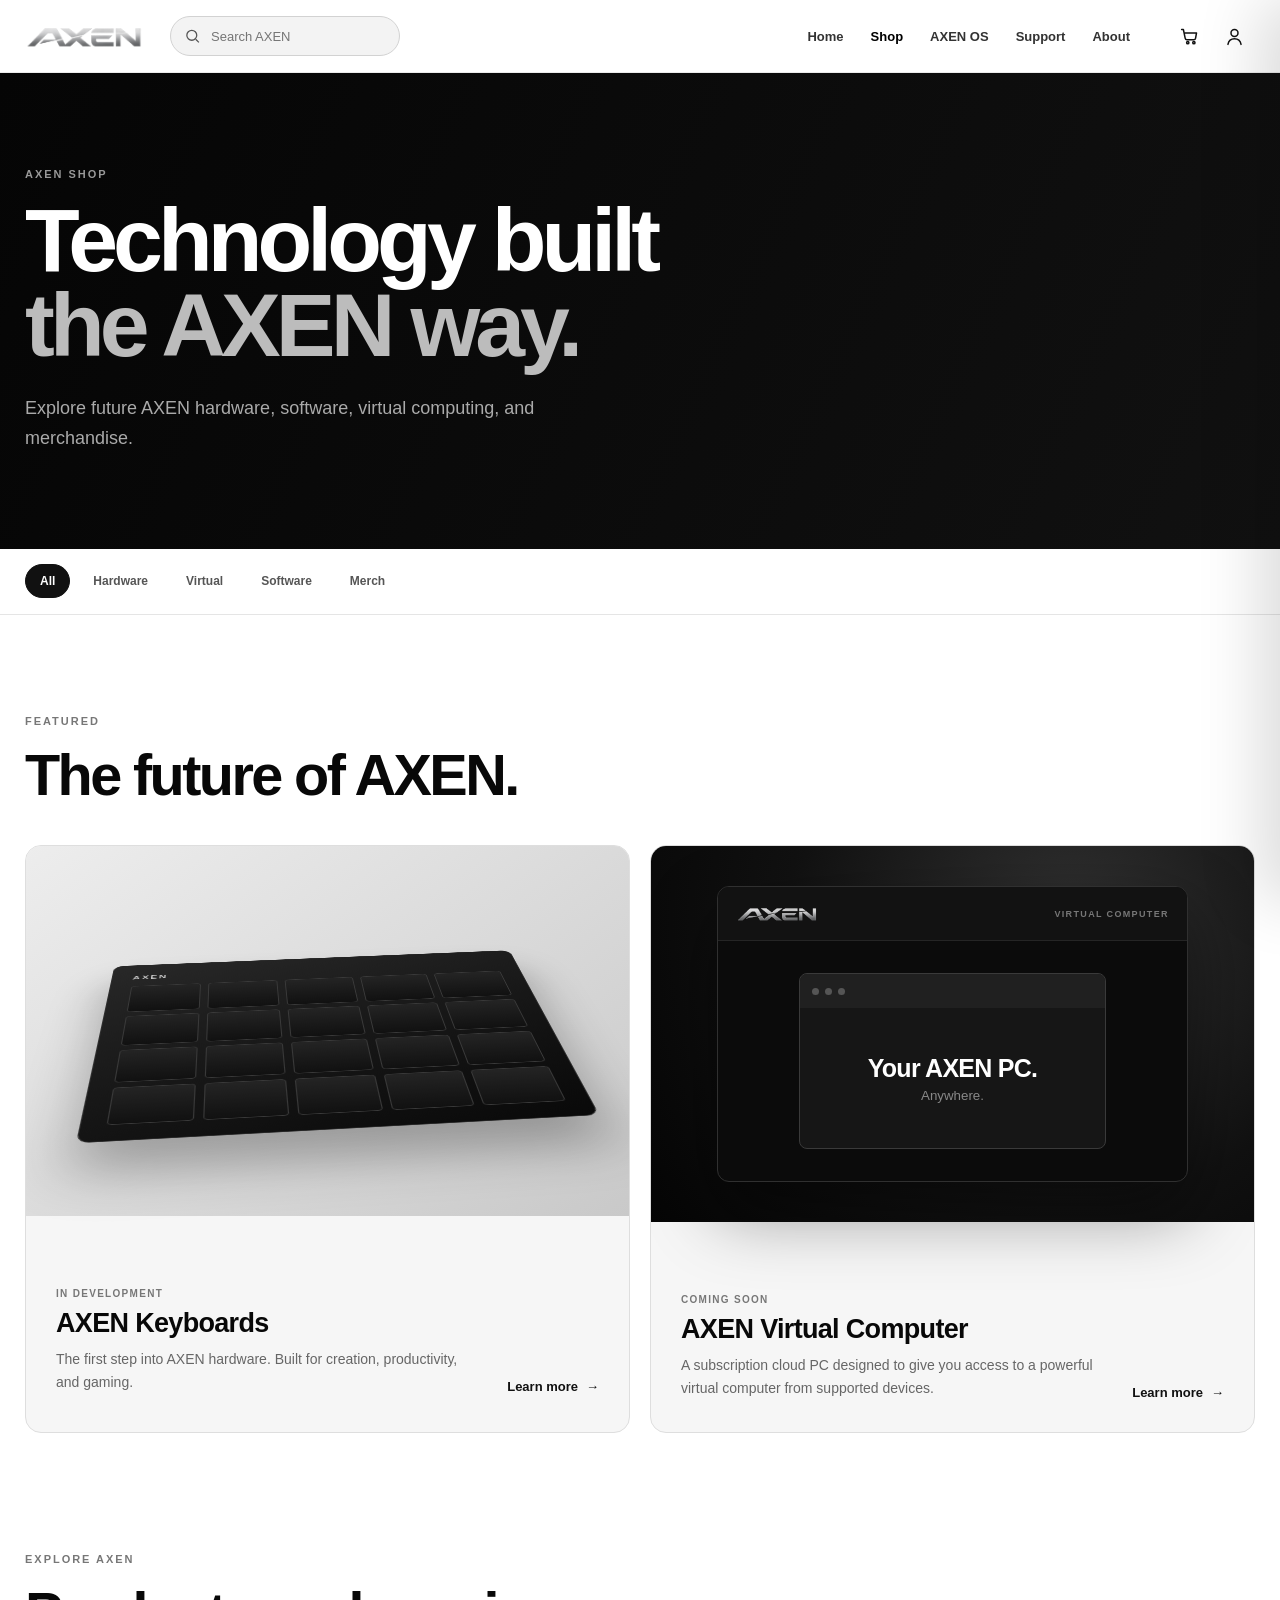
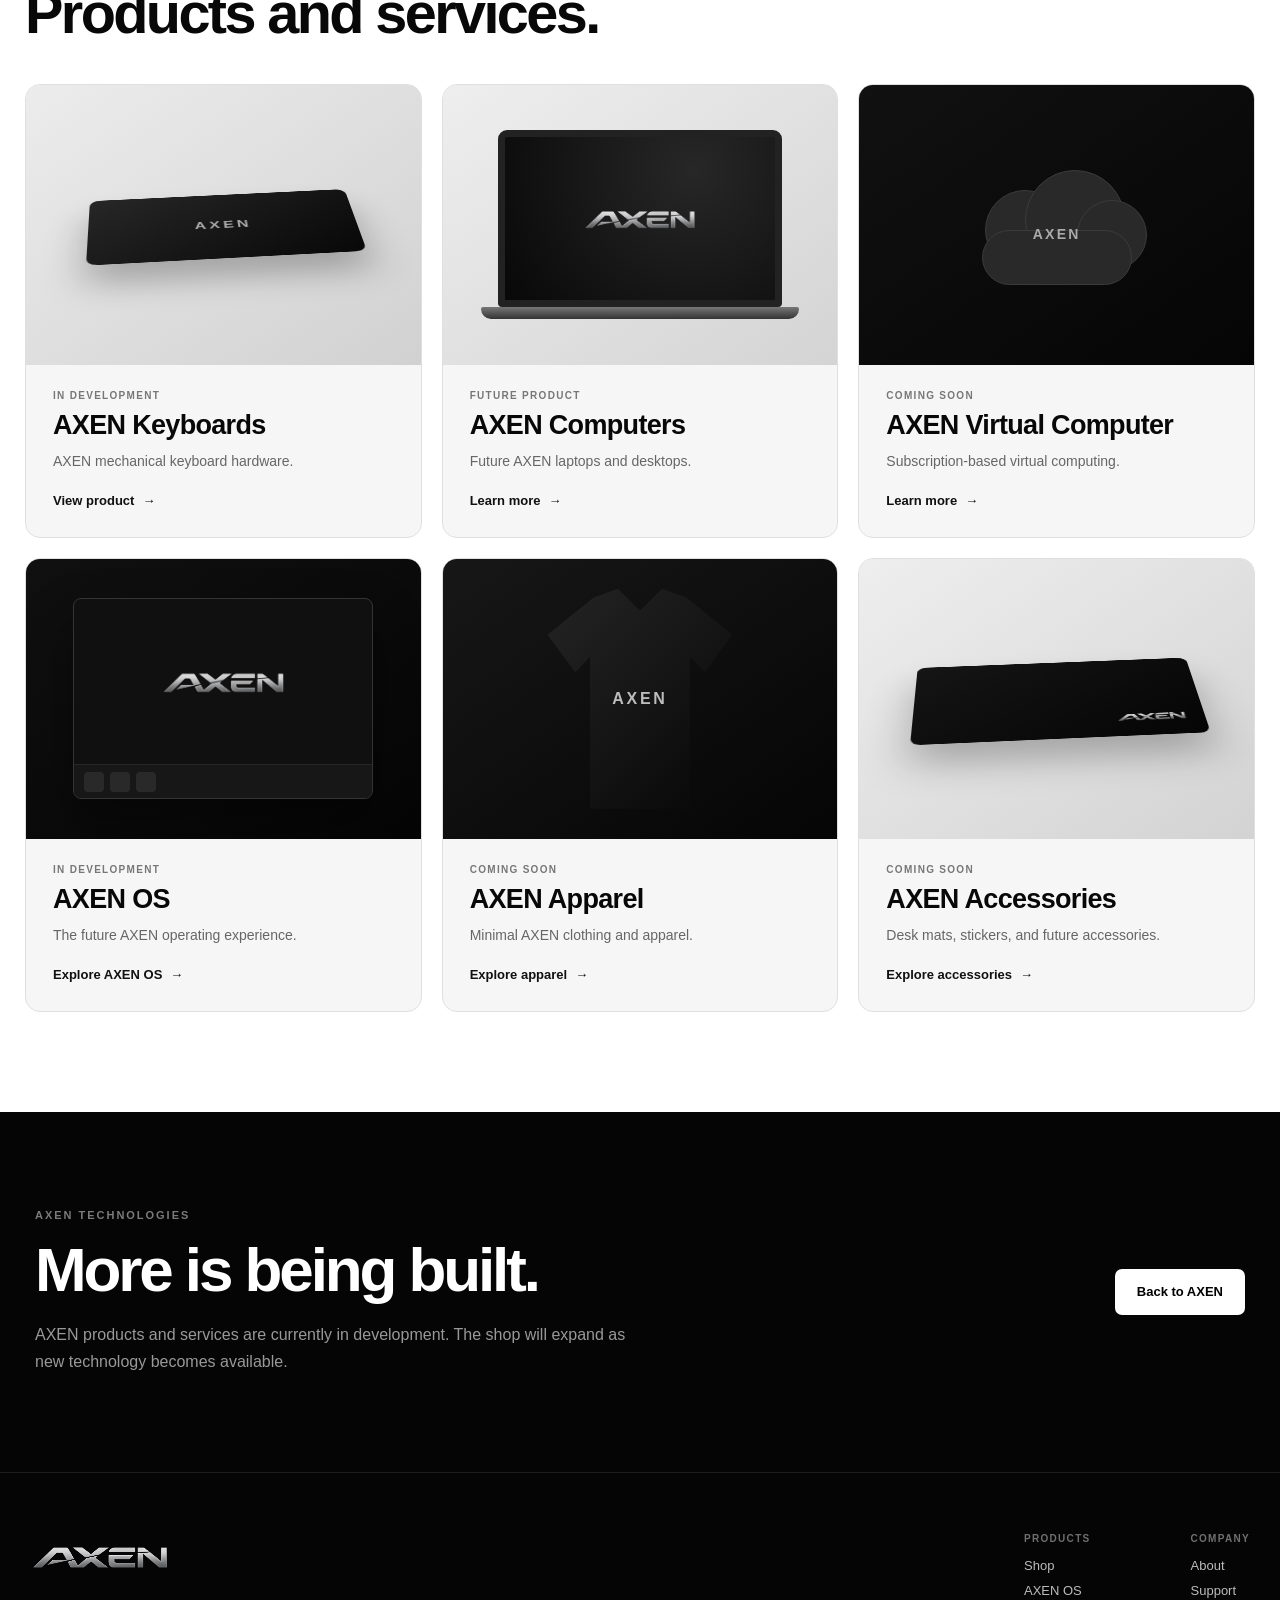
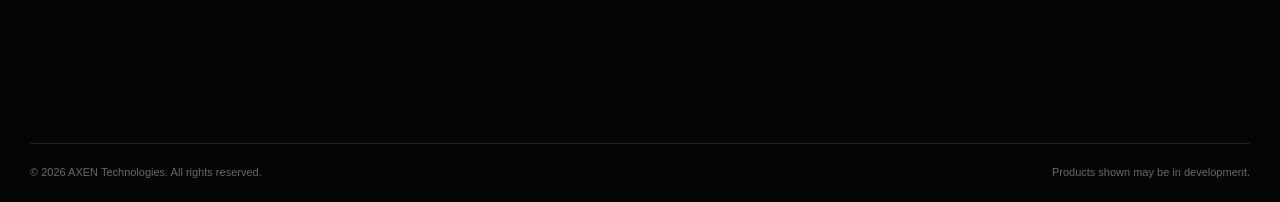
<file: shop.html>
<!DOCTYPE html>
<html lang="en">
<head>
    <meta charset="UTF-8">

    <meta
        name="viewport"
        content="width=device-width, initial-scale=1.0"
    >

    <title>Shop | AXEN Technologies</title>

    <meta
        name="description"
        content="Explore AXEN hardware, software, virtual computing, and merchandise."
    >

    <link rel="stylesheet" href="shop.css?v=1">
</head>

<body>

    <!-- =====================================
         HEADER
    ====================================== -->

    <header class="site-header">

        <div class="header-inner">

            <a
                href="index.html"
                class="brand"
                aria-label="AXEN Home"
            >
                <img
                    src="axen-logo.png"
                    alt="AXEN"
                    class="brand-logo"
                >
            </a>


            <!-- SEARCH -->
            <div class="header-search">

                <svg
                    class="search-icon"
                    viewBox="0 0 24 24"
                    aria-hidden="true"
                >
                    <circle
                        cx="11"
                        cy="11"
                        r="7"
                    ></circle>

                    <line
                        x1="16.5"
                        y1="16.5"
                        x2="21"
                        y2="21"
                    ></line>
                </svg>

                <input
                    id="shopSearch"
                    type="search"
                    placeholder="Search AXEN"
                    autocomplete="off"
                    aria-label="Search AXEN products"
                >

                <button
                    id="clearSearch"
                    class="clear-search"
                    type="button"
                    aria-label="Clear search"
                >
                    ×
                </button>

            </div>


            <!-- NAV -->
            <nav
                class="desktop-nav"
                aria-label="Main navigation"
            >
                <a href="index.html">
                    Home
                </a>

                <a
                    href="shop.html"
                    class="active"
                >
                    Shop
                </a>

                <a href="index.html#axen-os">
                    AXEN OS
                </a>

                <a href="index.html#support">
                    Support
                </a>

                <a href="index.html#about">
                    About
                </a>
            </nav>


            <!-- ACTIONS -->
            <div class="header-actions">

                <button
                    id="cartButton"
                    class="icon-button"
                    type="button"
                    aria-label="Open cart"
                >
                    <svg
                        viewBox="0 0 24 24"
                        aria-hidden="true"
                    >
                        <path
                            d="M3 4h2l2.1 10.2a2 2 0 0 0 2 1.6h7.8a2 2 0 0 0 2-1.6L20 8H7"
                        ></path>

                        <circle
                            cx="10"
                            cy="19"
                            r="1.3"
                        ></circle>

                        <circle
                            cx="17"
                            cy="19"
                            r="1.3"
                        ></circle>
                    </svg>
                </button>


                <button
                    id="accountButton"
                    class="icon-button"
                    type="button"
                    aria-label="AXEN Account"
                >
                    <svg
                        viewBox="0 0 24 24"
                        aria-hidden="true"
                    >
                        <circle
                            cx="12"
                            cy="8"
                            r="4"
                        ></circle>

                        <path
                            d="M4.5 21c.8-4.2 3.3-6.5 7.5-6.5s6.7 2.3 7.5 6.5"
                        ></path>
                    </svg>
                </button>


                <button
                    id="menuButton"
                    class="menu-button"
                    type="button"
                    aria-label="Open menu"
                    aria-expanded="false"
                >
                    <span></span>
                    <span></span>
                    <span></span>
                </button>

            </div>

        </div>


        <nav
            id="mobileNav"
            class="mobile-nav"
            aria-label="Mobile navigation"
            hidden
        >
            <a href="index.html">Home</a>
            <a href="shop.html" class="active">Shop</a>
            <a href="index.html#axen-os">AXEN OS</a>
            <a href="index.html#support">Support</a>
            <a href="index.html#about">About</a>
        </nav>

    </header>



    <!-- =====================================
         SHOP HERO
    ====================================== -->

    <main>

        <section class="shop-hero">

            <div class="shop-hero-inner">

                <p class="eyebrow">
                    AXEN SHOP
                </p>

                <h1>
                    Technology built
                    <span>the AXEN way.</span>
                </h1>

                <p class="shop-hero-description">
                    Explore future AXEN hardware, software,
                    virtual computing, and merchandise.
                </p>

            </div>

        </section>



        <!-- =================================
             CATEGORY BAR
        ================================== -->

        <section class="category-bar">

            <div class="category-inner">

                <button
                    type="button"
                    class="category-button active"
                    data-filter="all"
                >
                    All
                </button>

                <button
                    type="button"
                    class="category-button"
                    data-filter="hardware"
                >
                    Hardware
                </button>

                <button
                    type="button"
                    class="category-button"
                    data-filter="virtual"
                >
                    Virtual
                </button>

                <button
                    type="button"
                    class="category-button"
                    data-filter="software"
                >
                    Software
                </button>

                <button
                    type="button"
                    class="category-button"
                    data-filter="merch"
                >
                    Merch
                </button>

            </div>

        </section>



        <!-- =================================
             FEATURED
        ================================== -->

        <section class="shop-section">

            <div class="section-heading">

                <div>

                    <p class="section-label">
                        FEATURED
                    </p>

                    <h2>
                        The future of AXEN.
                    </h2>

                </div>

            </div>


            <div class="featured-grid">

                <!-- KEYBOARD -->
                <article
                    class="featured-card product-item"
                    data-category="hardware"
                    data-search="axen keyboard keyboards mechanical hardware peripheral"
                >

                    <div class="featured-visual keyboard-visual">

                        <div class="keyboard">

                            <div class="keyboard-name">
                                AXEN
                            </div>

                            <div class="keyboard-keys">
                                <span></span>
                                <span></span>
                                <span></span>
                                <span></span>
                                <span></span>

                                <span></span>
                                <span></span>
                                <span></span>
                                <span></span>
                                <span></span>

                                <span></span>
                                <span></span>
                                <span></span>
                                <span></span>
                                <span></span>

                                <span></span>
                                <span></span>
                                <span></span>
                                <span></span>
                                <span></span>
                            </div>

                        </div>

                    </div>


                    <div class="featured-info">

                        <div>

                            <p class="product-status">
                                IN DEVELOPMENT
                            </p>

                            <h3>
                                AXEN Keyboards
                            </h3>

                            <p>
                                The first step into AXEN hardware.
                                Built for creation, productivity,
                                and gaming.
                            </p>

                        </div>


                        <button
                            type="button"
                            class="product-button"
                            data-message="AXEN keyboards are currently in development."
                        >
                            Learn more
                            <span>→</span>
                        </button>

                    </div>

                </article>



                <!-- VIRTUAL COMPUTER -->
                <article
                    class="featured-card product-item virtual-card"
                    data-category="virtual"
                    data-search="axen virtual computer cloud pc subscription apexcloud windows remote computer"
                >

                    <div class="featured-visual virtual-visual">

                        <div class="cloud-display">

                            <div class="cloud-display-top">

                                <img
                                    src="axen-logo.png"
                                    alt=""
                                >

                                <span>
                                    VIRTUAL COMPUTER
                                </span>

                            </div>


                            <div class="cloud-desktop">

                                <div class="cloud-window">

                                    <div class="cloud-window-header">
                                        <span></span>
                                        <span></span>
                                        <span></span>
                                    </div>

                                    <div class="cloud-window-content">

                                        <strong>
                                            Your AXEN PC.
                                        </strong>

                                        <small>
                                            Anywhere.
                                        </small>

                                    </div>

                                </div>

                            </div>

                        </div>

                    </div>


                    <div class="featured-info">

                        <div>

                            <p class="product-status">
                                COMING SOON
                            </p>

                            <h3>
                                AXEN Virtual Computer
                            </h3>

                            <p>
                                A subscription cloud PC designed
                                to give you access to a powerful
                                virtual computer from supported devices.
                            </p>

                        </div>


                        <a
    href="virtual-computer.html"
    class="product-button"
>
    Learn more
    <span>→</span>
</a>

                    </div>

                </article>

            </div>

        </section>



        <!-- =================================
             ALL PRODUCTS
        ================================== -->

        <section class="shop-section products-section">

            <div class="section-heading">

                <div>

                    <p class="section-label">
                        EXPLORE AXEN
                    </p>

                    <h2>
                        Products and services.
                    </h2>

                </div>

            </div>


            <div
                id="productGrid"
                class="product-grid"
            >

                <!-- AXEN KEYBOARDS -->
                <article
                    class="product-card product-item"
                    data-category="hardware"
                    data-search="axen keyboards keyboard hardware gaming typing mechanical"
                >

                    <div class="product-card-visual simple-keyboard">

                        <div class="mini-keyboard">

                            <span>AXEN</span>

                        </div>

                    </div>


                    <div class="product-card-info">

                        <p class="product-status">
                            IN DEVELOPMENT
                        </p>

                        <h3>
                            AXEN Keyboards
                        </h3>

                        <p>
                            AXEN mechanical keyboard hardware.
                        </p>

                        <button
                            type="button"
                            class="product-button"
                            data-message="AXEN keyboards are currently in development."
                        >
                            View product
                            <span>→</span>
                        </button>

                    </div>

                </article>



                <!-- AXEN COMPUTERS -->
                <article
                    class="product-card product-item"
                    data-category="hardware"
                    data-search="axen computers laptops desktops pc hardware"
                >

                    <div class="product-card-visual computer-visual">

                        <div class="laptop">

                            <div class="laptop-screen">

                                <img
                                    src="axen-logo.png"
                                    alt=""
                                >

                            </div>

                            <div class="laptop-base"></div>

                        </div>

                    </div>


                    <div class="product-card-info">

                        <p class="product-status">
                            FUTURE PRODUCT
                        </p>

                        <h3>
                            AXEN Computers
                        </h3>

                        <p>
                            Future AXEN laptops and desktops.
                        </p>

                        <button
                            type="button"
                            class="product-button"
                            data-message="AXEN computers are planned for future development."
                        >
                            Learn more
                            <span>→</span>
                        </button>

                    </div>

                </article>



                <!-- VIRTUAL COMPUTER -->
                <article
                    class="product-card product-item"
                    data-category="virtual"
                    data-search="virtual computer cloud pc axen subscription remote apexcloud"
                >

                    <div class="product-card-visual cloud-card-visual">

                        <div class="cloud-symbol">

                            <div class="cloud-circle one"></div>
                            <div class="cloud-circle two"></div>
                            <div class="cloud-circle three"></div>

                            <div class="cloud-base"></div>

                            <span>
                                AXEN
                            </span>

                        </div>

                    </div>


                    <div class="product-card-info">

                        <p class="product-status">
                            COMING SOON
                        </p>

                        <h3>
                            AXEN Virtual Computer
                        </h3>

                        <p>
                            Subscription-based virtual computing.
                        </p>

                       <a
    href="virtual-computer.html"
    class="product-button"
>
    Learn more
    <span>→</span>
</a>

                    </div>

                </article>



                <!-- AXEN OS -->
                <article
                    class="product-card product-item"
                    data-category="software"
                    data-search="axen os operating system software axis"
                >

                    <div class="product-card-visual os-visual">

                        <div class="os-window">

                            <div class="os-window-content">

                                <img
                                    src="axen-logo.png"
                                    alt=""
                                >

                            </div>

                            <div class="os-taskbar">
                                <span></span>
                                <span></span>
                                <span></span>
                            </div>

                        </div>

                    </div>


                    <div class="product-card-info">

                        <p class="product-status">
                            IN DEVELOPMENT
                        </p>

                        <h3>
                            AXEN OS
                        </h3>

                        <p>
                            The future AXEN operating experience.
                        </p>

                        <a
                            href="index.html#axen-os"
                            class="product-button"
                        >
                            Explore AXEN OS
                            <span>→</span>
                        </a>

                    </div>

                </article>



                <!-- APPAREL -->
                <article
                    class="product-card product-item"
                    data-category="merch"
                    data-search="axen apparel shirts hoodies merch clothing"
                >

                    <div class="product-card-visual apparel-visual">

                        <div class="shirt-shape">

                            <span>
                                AXEN
                            </span>

                        </div>

                    </div>


                    <div class="product-card-info">

                        <p class="product-status">
                            COMING SOON
                        </p>

                        <h3>
                            AXEN Apparel
                        </h3>

                        <p>
                            Minimal AXEN clothing and apparel.
                        </p>

                        <button
                            type="button"
                            class="product-button"
                            data-message="AXEN Apparel is coming soon."
                        >
                            Explore apparel
                            <span>→</span>
                        </button>

                    </div>

                </article>



                <!-- ACCESSORIES -->
                <article
                    class="product-card product-item"
                    data-category="merch"
                    data-search="axen accessories merch stickers desk mats mouse pads"
                >

                    <div class="product-card-visual accessories-visual">

                        <div class="desk-mat">

                            <img
                                src="axen-logo.png"
                                alt=""
                            >

                        </div>

                    </div>


                    <div class="product-card-info">

                        <p class="product-status">
                            COMING SOON
                        </p>

                        <h3>
                            AXEN Accessories
                        </h3>

                        <p>
                            Desk mats, stickers, and future accessories.
                        </p>

                        <button
                            type="button"
                            class="product-button"
                            data-message="AXEN Accessories are coming soon."
                        >
                            Explore accessories
                            <span>→</span>
                        </button>

                    </div>

                </article>

            </div>


            <div
                id="noResults"
                class="no-results"
                hidden
            >

                <h3>
                    No AXEN products found.
                </h3>

                <p>
                    Try another search or category.
                </p>

            </div>

        </section>



        <!-- =================================
             BOTTOM CTA
        ================================== -->

        <section class="shop-cta">

            <div>

                <p class="section-label dark-label">
                    AXEN TECHNOLOGIES
                </p>

                <h2>
                    More is being built.
                </h2>

                <p>
                    AXEN products and services are currently
                    in development. The shop will expand as
                    new technology becomes available.
                </p>

            </div>


            <a
                href="index.html"
                class="light-button"
            >
                Back to AXEN
            </a>

        </section>

    </main>



    <!-- =====================================
         FOOTER
    ====================================== -->

    <footer class="site-footer">

        <div class="footer-top">

            <img
                src="axen-logo.png"
                alt="AXEN"
                class="footer-logo"
            >


            <div class="footer-columns">

                <div>

                    <h4>
                        PRODUCTS
                    </h4>

                    <a href="shop.html">
                        Shop
                    </a>

                    <a href="index.html#axen-os">
                        AXEN OS
                    </a>

                </div>


                <div>

                    <h4>
                        COMPANY
                    </h4>

                    <a href="index.html#about">
                        About
                    </a>

                    <a href="index.html#support">
                        Support
                    </a>

                </div>

            </div>

        </div>


        <div class="footer-bottom">

            <span>
                © 2026 AXEN Technologies. All rights reserved.
            </span>

            <span>
                Products shown may be in development.
            </span>

        </div>

    </footer>



    <!-- =====================================
         CART
    ====================================== -->

    <div
        id="cartBackdrop"
        class="cart-backdrop"
        hidden
    ></div>


    <aside
        id="cartDrawer"
        class="cart-drawer"
        aria-hidden="true"
    >

        <div class="cart-header">

            <h2>
                Your Cart
            </h2>

            <button
                id="closeCart"
                class="close-button"
                type="button"
                aria-label="Close cart"
            >
                ×
            </button>

        </div>


        <div class="cart-empty">

            <div class="cart-icon">
                □
            </div>

            <h3>
                Your cart is empty.
            </h3>

            <p>
                AXEN products will appear here
                when purchasing becomes available.
            </p>

        </div>

    </aside>



    <!-- =====================================
         NOTICE
    ====================================== -->

    <div
        id="noticeModal"
        class="notice-modal"
        hidden
    >

        <div class="notice-card">

            <button
                id="closeNotice"
                class="close-button notice-close"
                type="button"
                aria-label="Close"
            >
                ×
            </button>

            <img
                src="axen-logo.png"
                alt="AXEN"
                class="notice-logo"
            >

            <h2>
                AXEN
            </h2>

            <p id="noticeText"></p>

            <button
                id="noticeOkay"
                type="button"
                class="dark-button"
            >
                Got it
            </button>

        </div>

    </div>


    <script src="shop.js?v=1"></script>

</body>
</html>
</file>
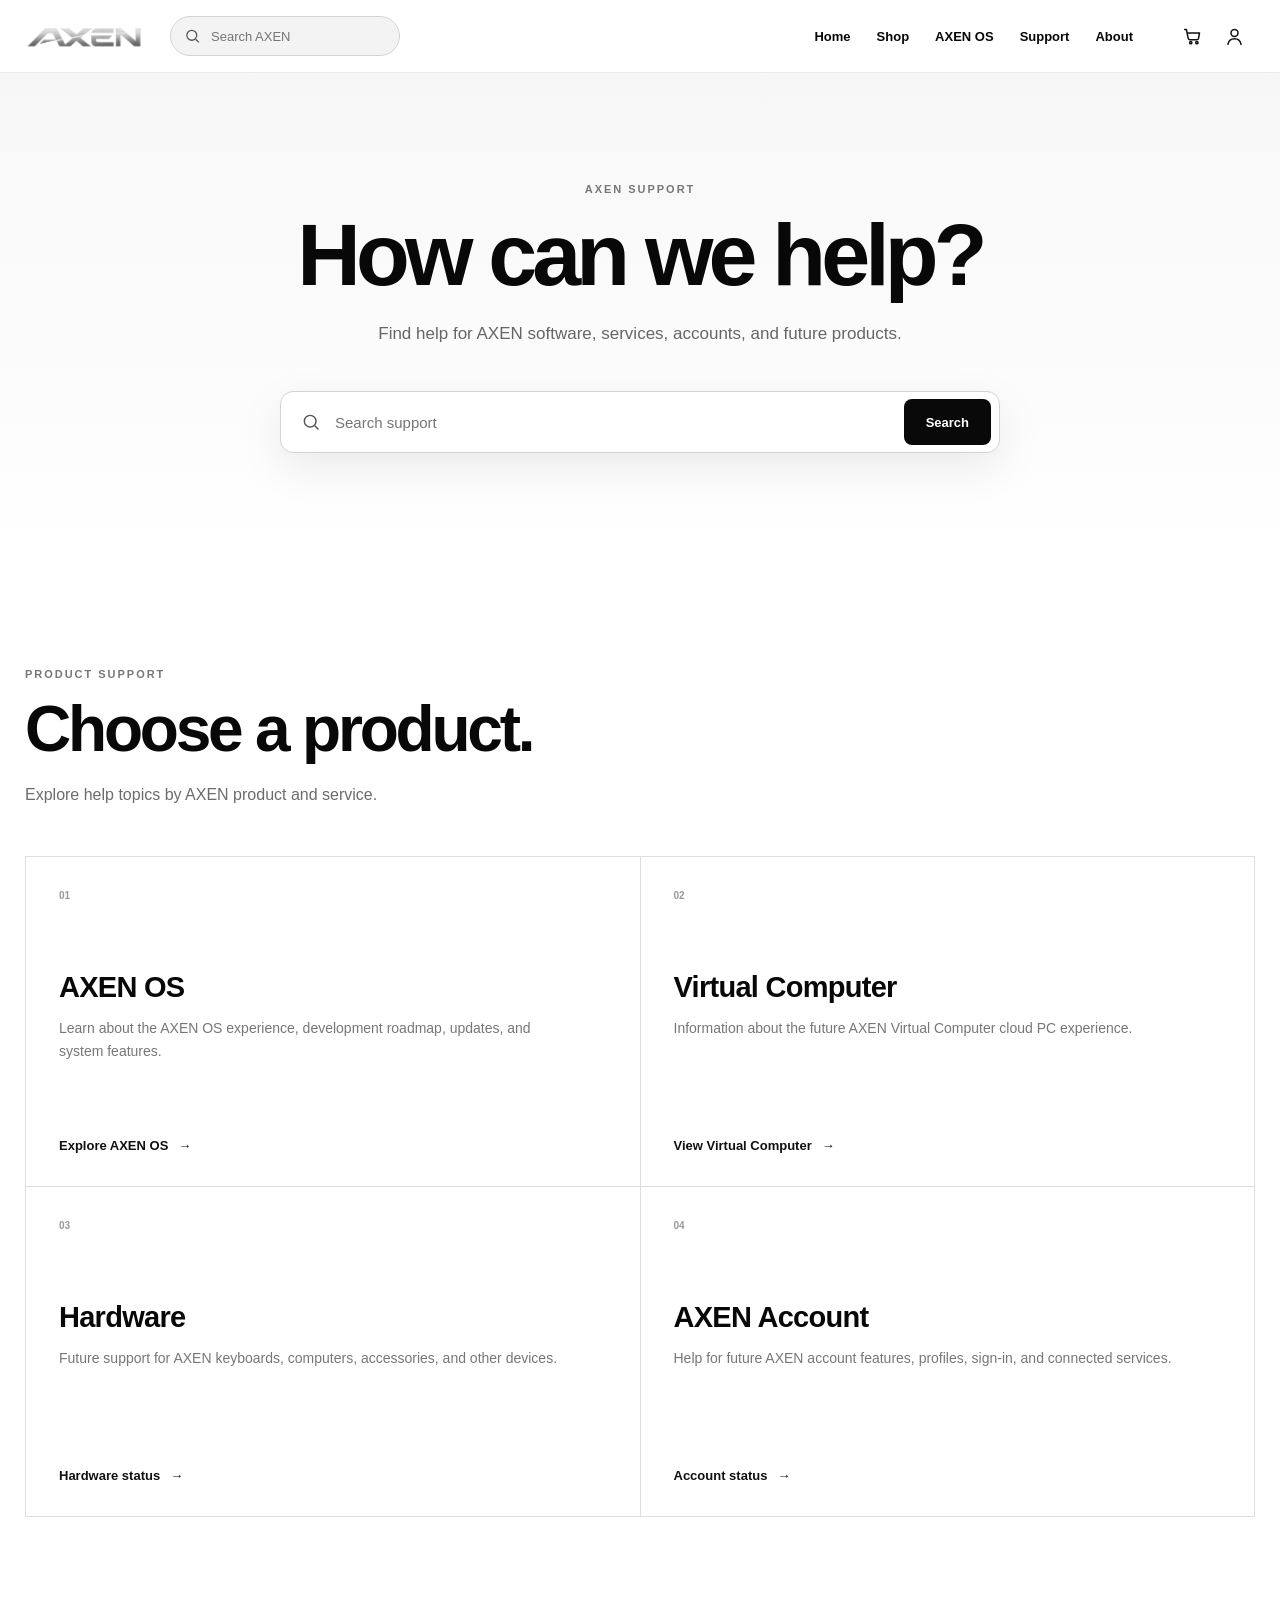
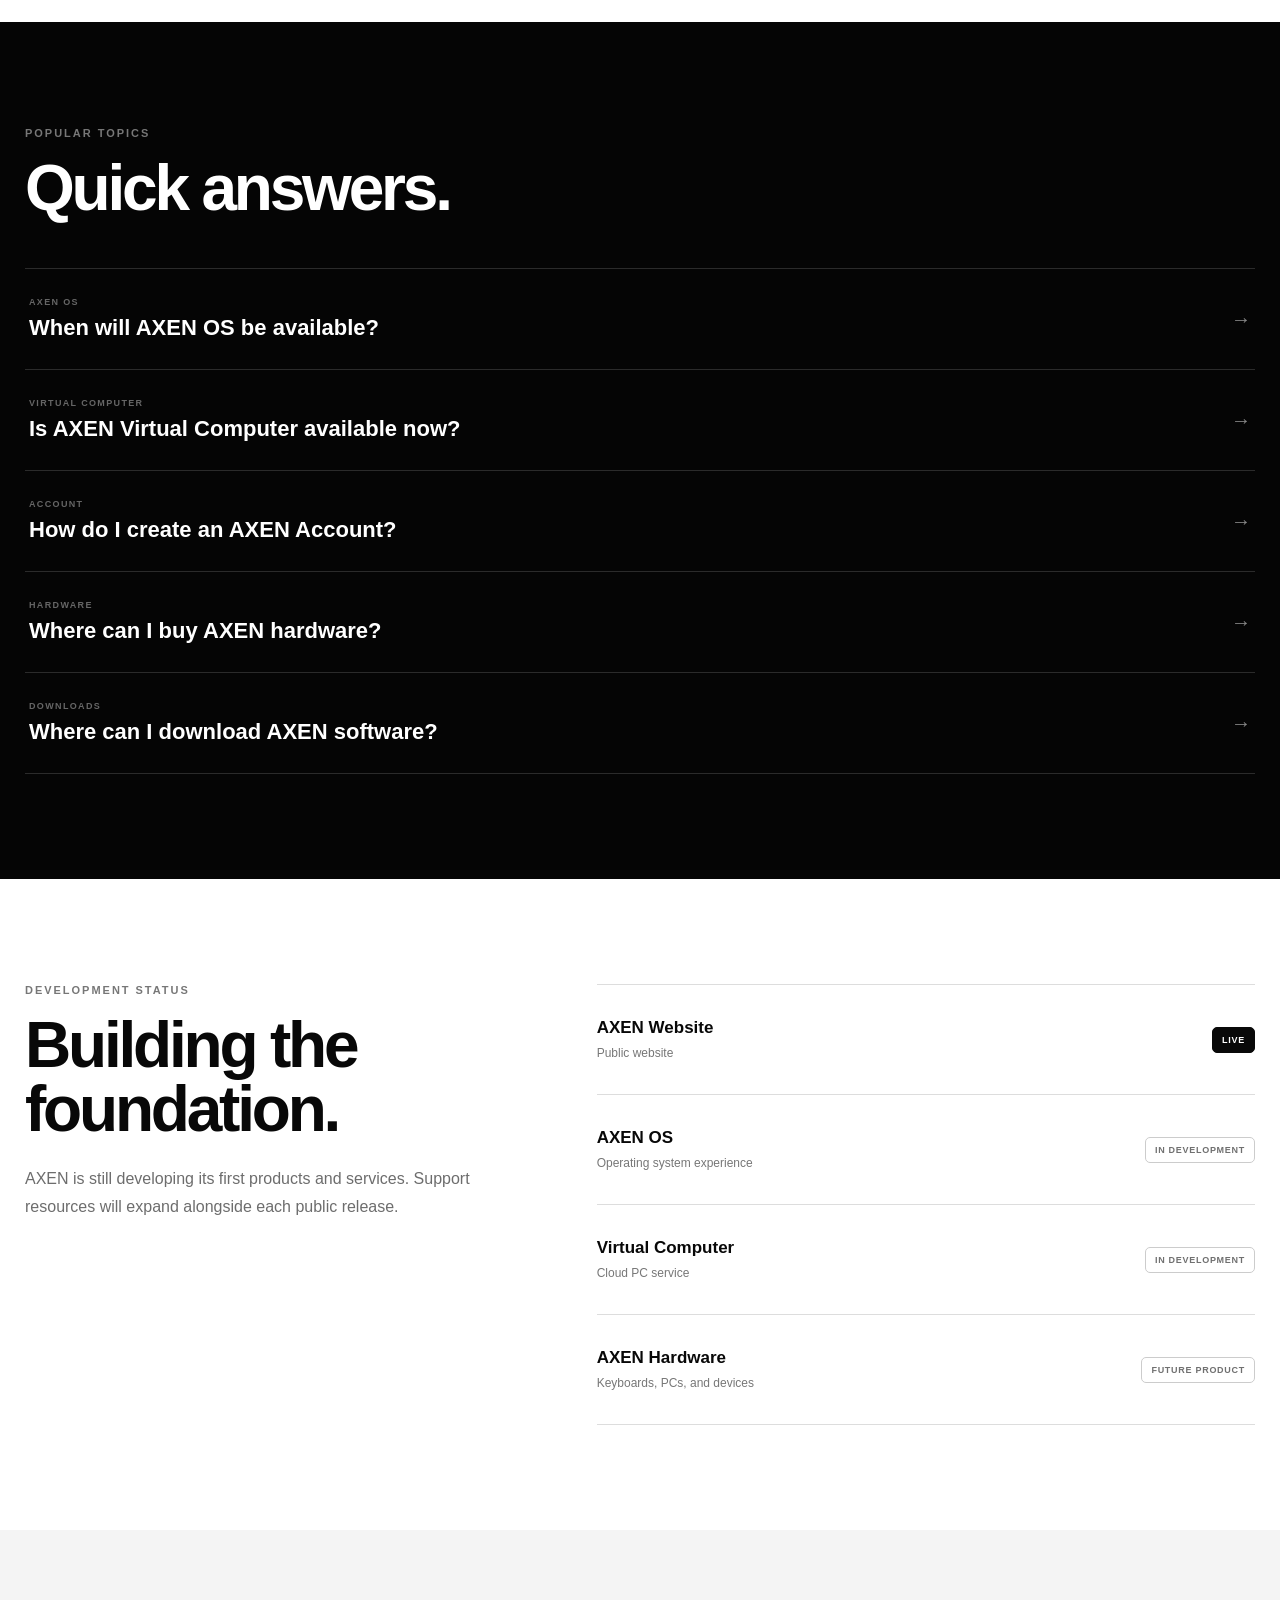
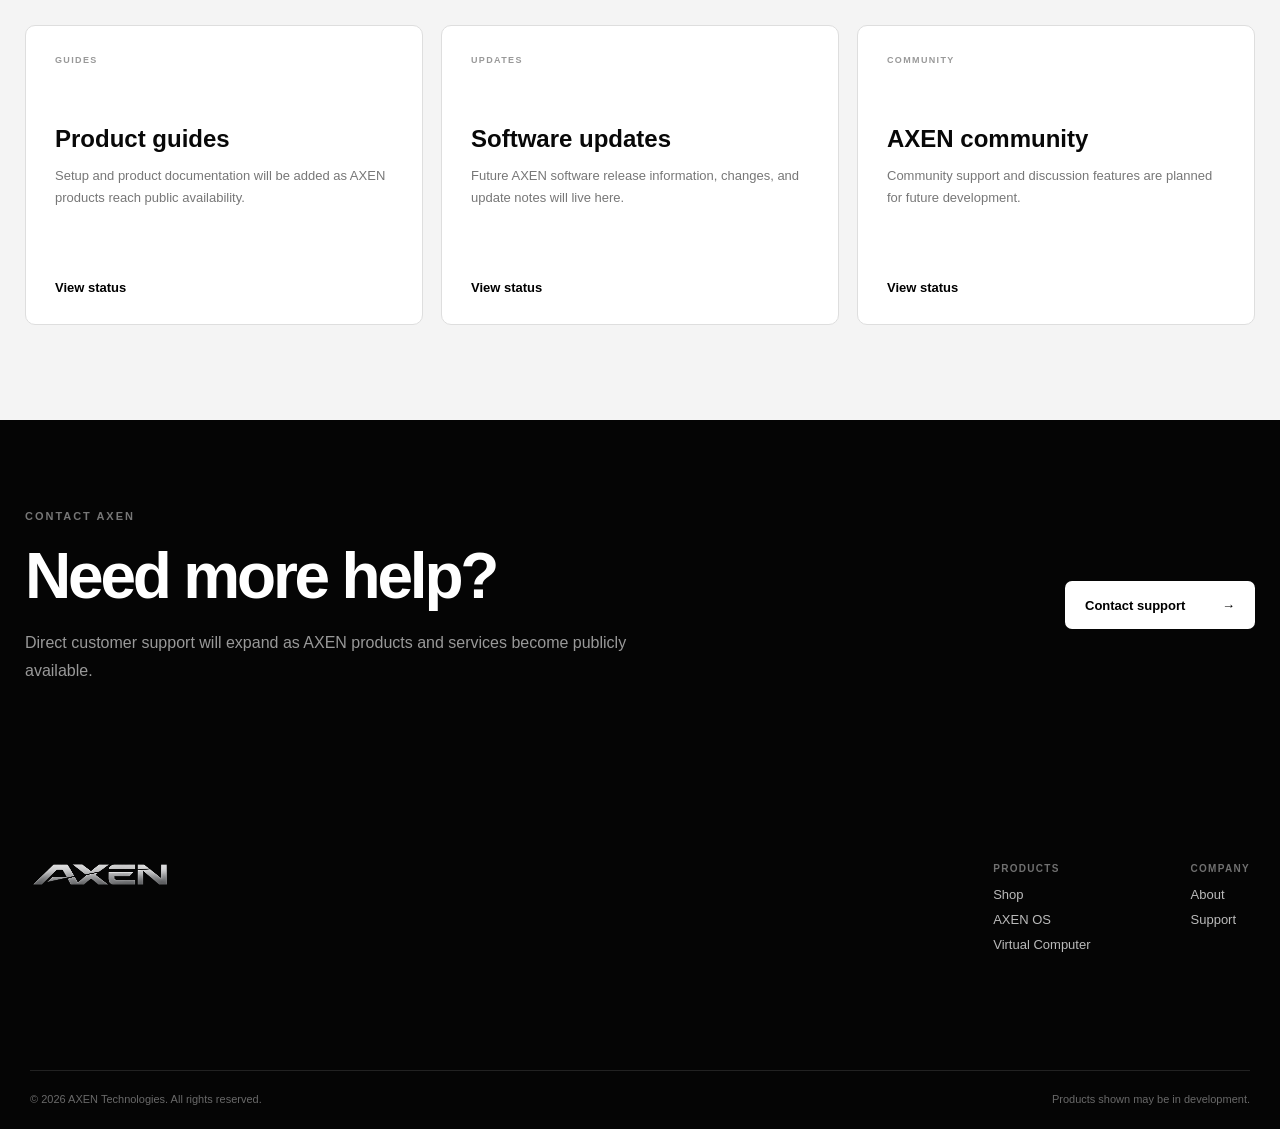
<file: support.html>
<!DOCTYPE html>
<html lang="en">
<head>
    <meta charset="UTF-8">

    <meta
        name="viewport"
        content="width=device-width, initial-scale=1.0"
    >

    <title>Support | AXEN Technologies</title>

    <meta
        name="description"
        content="Get help with AXEN products, services, accounts, and future hardware."
    >

    <link rel="stylesheet" href="support.css?v=1">
</head>

<body>

    <!-- =====================================
         HEADER
    ====================================== -->

    <header class="site-header">

        <div class="header-inner">

            <a
                href="index.html"
                class="brand"
                aria-label="AXEN Home"
            >
                <img
                    src="axen-logo.png"
                    alt="AXEN"
                    class="brand-logo"
                >
            </a>


            <div class="header-search">

                <svg
                    class="search-icon"
                    viewBox="0 0 24 24"
                    aria-hidden="true"
                >
                    <circle cx="11" cy="11" r="7"></circle>
                    <line x1="16.5" y1="16.5" x2="21" y2="21"></line>
                </svg>

                <input
                    id="siteSearch"
                    type="search"
                    placeholder="Search AXEN"
                    autocomplete="off"
                    aria-label="Search AXEN"
                >

                <button
                    id="clearSearch"
                    class="clear-search"
                    type="button"
                    aria-label="Clear search"
                >
                    ×
                </button>

                <div
                    id="searchResults"
                    class="search-results"
                    hidden
                ></div>

            </div>


            <nav
                class="desktop-nav"
                aria-label="Main navigation"
            >

                <a href="index.html">
                    Home
                </a>

                <a href="shop.html">
                    Shop
                </a>

                <a href="axen-os.html">
                    AXEN OS
                </a>

                <a
                    href="support.html"
                    class="active"
                >
                    Support
                </a>

                <a href="about.html">
                    About
                </a>

            </nav>


            <div class="header-actions">

                <button
                    id="cartButton"
                    class="icon-button"
                    type="button"
                    aria-label="Open cart"
                >
                    <svg
                        viewBox="0 0 24 24"
                        aria-hidden="true"
                    >
                        <path
                            d="M3 4h2l2.1 10.2a2 2 0 0 0 2 1.6h7.8a2 2 0 0 0 2-1.6L20 8H7"
                        ></path>

                        <circle cx="10" cy="19" r="1.3"></circle>
                        <circle cx="17" cy="19" r="1.3"></circle>
                    </svg>
                </button>


                <button
                    id="accountButton"
                    class="icon-button"
                    type="button"
                    aria-label="AXEN Account"
                >
                    <svg
                        viewBox="0 0 24 24"
                        aria-hidden="true"
                    >
                        <circle cx="12" cy="8" r="4"></circle>

                        <path
                            d="M4.5 21c.8-4.2 3.3-6.5 7.5-6.5s6.7 2.3 7.5 6.5"
                        ></path>
                    </svg>
                </button>


                <button
                    id="menuButton"
                    class="menu-button"
                    type="button"
                    aria-label="Open menu"
                    aria-expanded="false"
                >
                    <span></span>
                    <span></span>
                    <span></span>
                </button>

            </div>

        </div>


        <nav
            id="mobileNav"
            class="mobile-nav"
            aria-label="Mobile navigation"
            hidden
        >
            <a href="index.html">Home</a>
            <a href="shop.html">Shop</a>
            <a href="axen-os.html">AXEN OS</a>
            <a href="support.html" class="active">Support</a>
            <a href="about.html">About</a>
        </nav>

    </header>



    <main>

        <!-- =================================
             HERO
        ================================== -->

        <section
            class="support-hero"
            data-search-title="AXEN Support"
            data-search-keywords="support help troubleshooting axen products account"
        >

            <div class="support-hero-inner">

                <p class="eyebrow">
                    AXEN SUPPORT
                </p>

                <h1>
                    How can we help?
                </h1>

                <p>
                    Find help for AXEN software, services,
                    accounts, and future products.
                </p>


                <div class="support-search">

                    <svg
                        viewBox="0 0 24 24"
                        aria-hidden="true"
                    >
                        <circle cx="11" cy="11" r="7"></circle>
                        <line x1="16.5" y1="16.5" x2="21" y2="21"></line>
                    </svg>

                    <input
                        id="supportSearch"
                        type="search"
                        placeholder="Search support"
                        autocomplete="off"
                    >

                    <button
                        id="supportSearchButton"
                        type="button"
                    >
                        Search
                    </button>

                </div>


                <div
                    id="supportSearchMessage"
                    class="support-search-message"
                    hidden
                ></div>

            </div>

        </section>



        <!-- =================================
             PRODUCT SUPPORT
        ================================== -->

        <section
            id="products"
            class="section"
            data-search-title="Product Support"
            data-search-keywords="axen os virtual computer hardware account website"
        >

            <div class="section-heading">

                <p class="section-label">
                    PRODUCT SUPPORT
                </p>

                <h2>
                    Choose a product.
                </h2>

                <p>
                    Explore help topics by AXEN product and service.
                </p>

            </div>


            <div class="support-grid">

                <article
                    class="support-card"
                    data-support-topic="axen os operating system shell desktop settings files updates software"
                >

                    <div class="support-card-number">
                        01
                    </div>

                    <h3>
                        AXEN OS
                    </h3>

                    <p>
                        Learn about the AXEN OS experience,
                        development roadmap, updates, and system features.
                    </p>

                    <a href="axen-os.html">
                        Explore AXEN OS
                        <span>→</span>
                    </a>

                </article>


                <article
                    class="support-card"
                    data-support-topic="virtual computer cloud pc subscription remote desktop performance gaming"
                >

                    <div class="support-card-number">
                        02
                    </div>

                    <h3>
                        Virtual Computer
                    </h3>

                    <p>
                        Information about the future AXEN Virtual
                        Computer cloud PC experience.
                    </p>

                    <a href="virtual-computer.html">
                        View Virtual Computer
                        <span>→</span>
                    </a>

                </article>


                <article
                    class="support-card"
                    data-support-topic="hardware keyboards computers laptop devices future product"
                >

                    <div class="support-card-number">
                        03
                    </div>

                    <h3>
                        Hardware
                    </h3>

                    <p>
                        Future support for AXEN keyboards,
                        computers, accessories, and other devices.
                    </p>

                    <button
                        type="button"
                        data-message="AXEN hardware support will expand as AXEN hardware products become available."
                    >
                        Hardware status
                        <span>→</span>
                    </button>

                </article>


                <article
                    class="support-card"
                    data-support-topic="account axen account website profile login authentication"
                >

                    <div class="support-card-number">
                        04
                    </div>

                    <h3>
                        AXEN Account
                    </h3>

                    <p>
                        Help for future AXEN account features,
                        profiles, sign-in, and connected services.
                    </p>

                    <button
                        type="button"
                        data-message="AXEN Account features are currently in development."
                    >
                        Account status
                        <span>→</span>
                    </button>

                </article>

            </div>

        </section>



        <!-- =================================
             POPULAR TOPICS
        ================================== -->

        <section
            id="topics"
            class="topics-section"
            data-search-title="Popular Support Topics"
            data-search-keywords="popular help release download account virtual computer hardware"
        >

            <div class="topics-inner">

                <div class="section-heading light-heading">

                    <p class="section-label light-label">
                        POPULAR TOPICS
                    </p>

                    <h2>
                        Quick answers.
                    </h2>

                </div>


                <div class="topic-list">

                    <button
                        type="button"
                        class="topic-row"
                        data-message="AXEN OS is currently in development. A public release date has not been announced."
                    >
                        <div>
                            <span class="topic-category">
                                AXEN OS
                            </span>

                            <strong>
                                When will AXEN OS be available?
                            </strong>
                        </div>

                        <span class="topic-arrow">
                            →
                        </span>
                    </button>


                    <button
                        type="button"
                        class="topic-row"
                        data-message="AXEN Virtual Computer is a future cloud PC concept currently in development. Final plans, pricing, and availability have not been announced."
                    >
                        <div>
                            <span class="topic-category">
                                VIRTUAL COMPUTER
                            </span>

                            <strong>
                                Is AXEN Virtual Computer available now?
                            </strong>
                        </div>

                        <span class="topic-arrow">
                            →
                        </span>
                    </button>


                    <button
                        type="button"
                        class="topic-row"
                        data-message="AXEN Accounts are planned for a future website update."
                    >
                        <div>
                            <span class="topic-category">
                                ACCOUNT
                            </span>

                            <strong>
                                How do I create an AXEN Account?
                            </strong>
                        </div>

                        <span class="topic-arrow">
                            →
                        </span>
                    </button>


                    <button
                        type="button"
                        class="topic-row"
                        data-message="AXEN hardware products are still being developed. Purchasing and warranty information will be added when products become available."
                    >
                        <div>
                            <span class="topic-category">
                                HARDWARE
                            </span>

                            <strong>
                                Where can I buy AXEN hardware?
                            </strong>
                        </div>

                        <span class="topic-arrow">
                            →
                        </span>
                    </button>


                    <button
                        type="button"
                        class="topic-row"
                        data-message="AXEN product downloads will be added only when public AXEN software becomes available."
                    >
                        <div>
                            <span class="topic-category">
                                DOWNLOADS
                            </span>

                            <strong>
                                Where can I download AXEN software?
                            </strong>
                        </div>

                        <span class="topic-arrow">
                            →
                        </span>
                    </button>

                </div>

            </div>

        </section>



        <!-- =================================
             STATUS
        ================================== -->

        <section
            id="status"
            class="section"
            data-search-title="Development Status"
            data-search-keywords="development status services availability products in development"
        >

            <div class="status-layout">

                <div>

                    <p class="section-label">
                        DEVELOPMENT STATUS
                    </p>

                    <h2>
                        Building the foundation.
                    </h2>

                    <p class="status-copy">
                        AXEN is still developing its first products
                        and services. Support resources will expand
                        alongside each public release.
                    </p>

                </div>


                <div class="status-table">

                    <div class="status-row">

                        <div>
                            <strong>
                                AXEN Website
                            </strong>

                            <span>
                                Public website
                            </span>
                        </div>

                        <div class="status-badge live">
                            LIVE
                        </div>

                    </div>


                    <div class="status-row">

                        <div>
                            <strong>
                                AXEN OS
                            </strong>

                            <span>
                                Operating system experience
                            </span>
                        </div>

                        <div class="status-badge">
                            IN DEVELOPMENT
                        </div>

                    </div>


                    <div class="status-row">

                        <div>
                            <strong>
                                Virtual Computer
                            </strong>

                            <span>
                                Cloud PC service
                            </span>
                        </div>

                        <div class="status-badge">
                            IN DEVELOPMENT
                        </div>

                    </div>


                    <div class="status-row">

                        <div>
                            <strong>
                                AXEN Hardware
                            </strong>

                            <span>
                                Keyboards, PCs, and devices
                            </span>
                        </div>

                        <div class="status-badge">
                            FUTURE PRODUCT
                        </div>

                    </div>

                </div>

            </div>

        </section>



        <!-- =================================
             SELF SERVICE
        ================================== -->

        <section
            id="resources"
            class="resources-section"
            data-search-title="Support Resources"
            data-search-keywords="resources documentation guides updates product information"
        >

            <div class="resources-inner">

                <div class="resource-card">

                    <span>
                        GUIDES
                    </span>

                    <h3>
                        Product guides
                    </h3>

                    <p>
                        Setup and product documentation will be
                        added as AXEN products reach public availability.
                    </p>

                    <button
                        type="button"
                        data-message="AXEN product guides will be published as supported products become available."
                    >
                        View status
                    </button>

                </div>


                <div class="resource-card">

                    <span>
                        UPDATES
                    </span>

                    <h3>
                        Software updates
                    </h3>

                    <p>
                        Future AXEN software release information,
                        changes, and update notes will live here.
                    </p>

                    <button
                        type="button"
                        data-message="AXEN software update history will be added after the first public software releases."
                    >
                        View status
                    </button>

                </div>


                <div class="resource-card">

                    <span>
                        COMMUNITY
                    </span>

                    <h3>
                        AXEN community
                    </h3>

                    <p>
                        Community support and discussion features
                        are planned for future development.
                    </p>

                    <button
                        type="button"
                        data-message="AXEN community support features are planned for a future update."
                    >
                        View status
                    </button>

                </div>

            </div>

        </section>



        <!-- =================================
             CONTACT
        ================================== -->

        <section
            id="contact"
            class="contact-section"
            data-search-title="Contact AXEN"
            data-search-keywords="contact support email help request ticket"
        >

            <div>

                <p class="section-label light-label">
                    CONTACT AXEN
                </p>

                <h2>
                    Need more help?
                </h2>

                <p>
                    Direct customer support will expand as AXEN
                    products and services become publicly available.
                </p>

            </div>


            <button
                type="button"
                class="contact-button"
                data-message="Direct AXEN customer support is not open yet. Support contact options will be added as AXEN products become publicly available."
            >
                Contact support
                <span>→</span>
            </button>

        </section>

    </main>



    <!-- =====================================
         FOOTER
    ====================================== -->

    <footer class="site-footer">

        <div class="footer-top">

            <img
                src="axen-logo.png"
                alt="AXEN"
                class="footer-logo"
            >


            <div class="footer-columns">

                <div>

                    <h4>
                        PRODUCTS
                    </h4>

                    <a href="shop.html">
                        Shop
                    </a>

                    <a href="axen-os.html">
                        AXEN OS
                    </a>

                    <a href="virtual-computer.html">
                        Virtual Computer
                    </a>

                </div>


                <div>

                    <h4>
                        COMPANY
                    </h4>

                    <a href="about.html">
                        About
                    </a>

                    <a href="support.html">
                        Support
                    </a>

                </div>

            </div>

        </div>


        <div class="footer-bottom">

            <span>
                © 2026 AXEN Technologies. All rights reserved.
            </span>

            <span>
                Products shown may be in development.
            </span>

        </div>

    </footer>



    <!-- =====================================
         CART
    ====================================== -->

    <div
        id="cartBackdrop"
        class="cart-backdrop"
        hidden
    ></div>


    <aside
        id="cartDrawer"
        class="cart-drawer"
        aria-hidden="true"
    >

        <div class="cart-header">

            <h2>
                Your Cart
            </h2>

            <button
                id="closeCart"
                class="close-button"
                type="button"
                aria-label="Close cart"
            >
                ×
            </button>

        </div>


        <div class="cart-empty">

            <h3>
                Your cart is empty.
            </h3>

            <p>
                AXEN products will appear here when purchasing
                becomes available.
            </p>

        </div>

    </aside>



    <!-- =====================================
         NOTICE MODAL
    ====================================== -->

    <div
        id="noticeModal"
        class="notice-modal"
        hidden
    >

        <div class="notice-card">

            <button
                id="closeNotice"
                class="close-button notice-close"
                type="button"
                aria-label="Close"
            >
                ×
            </button>

            <img
                src="axen-logo.png"
                alt="AXEN"
                class="notice-logo"
            >

            <h2>
                AXEN Support
            </h2>

            <p id="noticeText"></p>

            <button
                id="noticeOkay"
                type="button"
                class="modal-button"
            >
                Got it
            </button>

        </div>

    </div>


    <script src="support.js?v=1"></script>

</body>
</html>
</file>
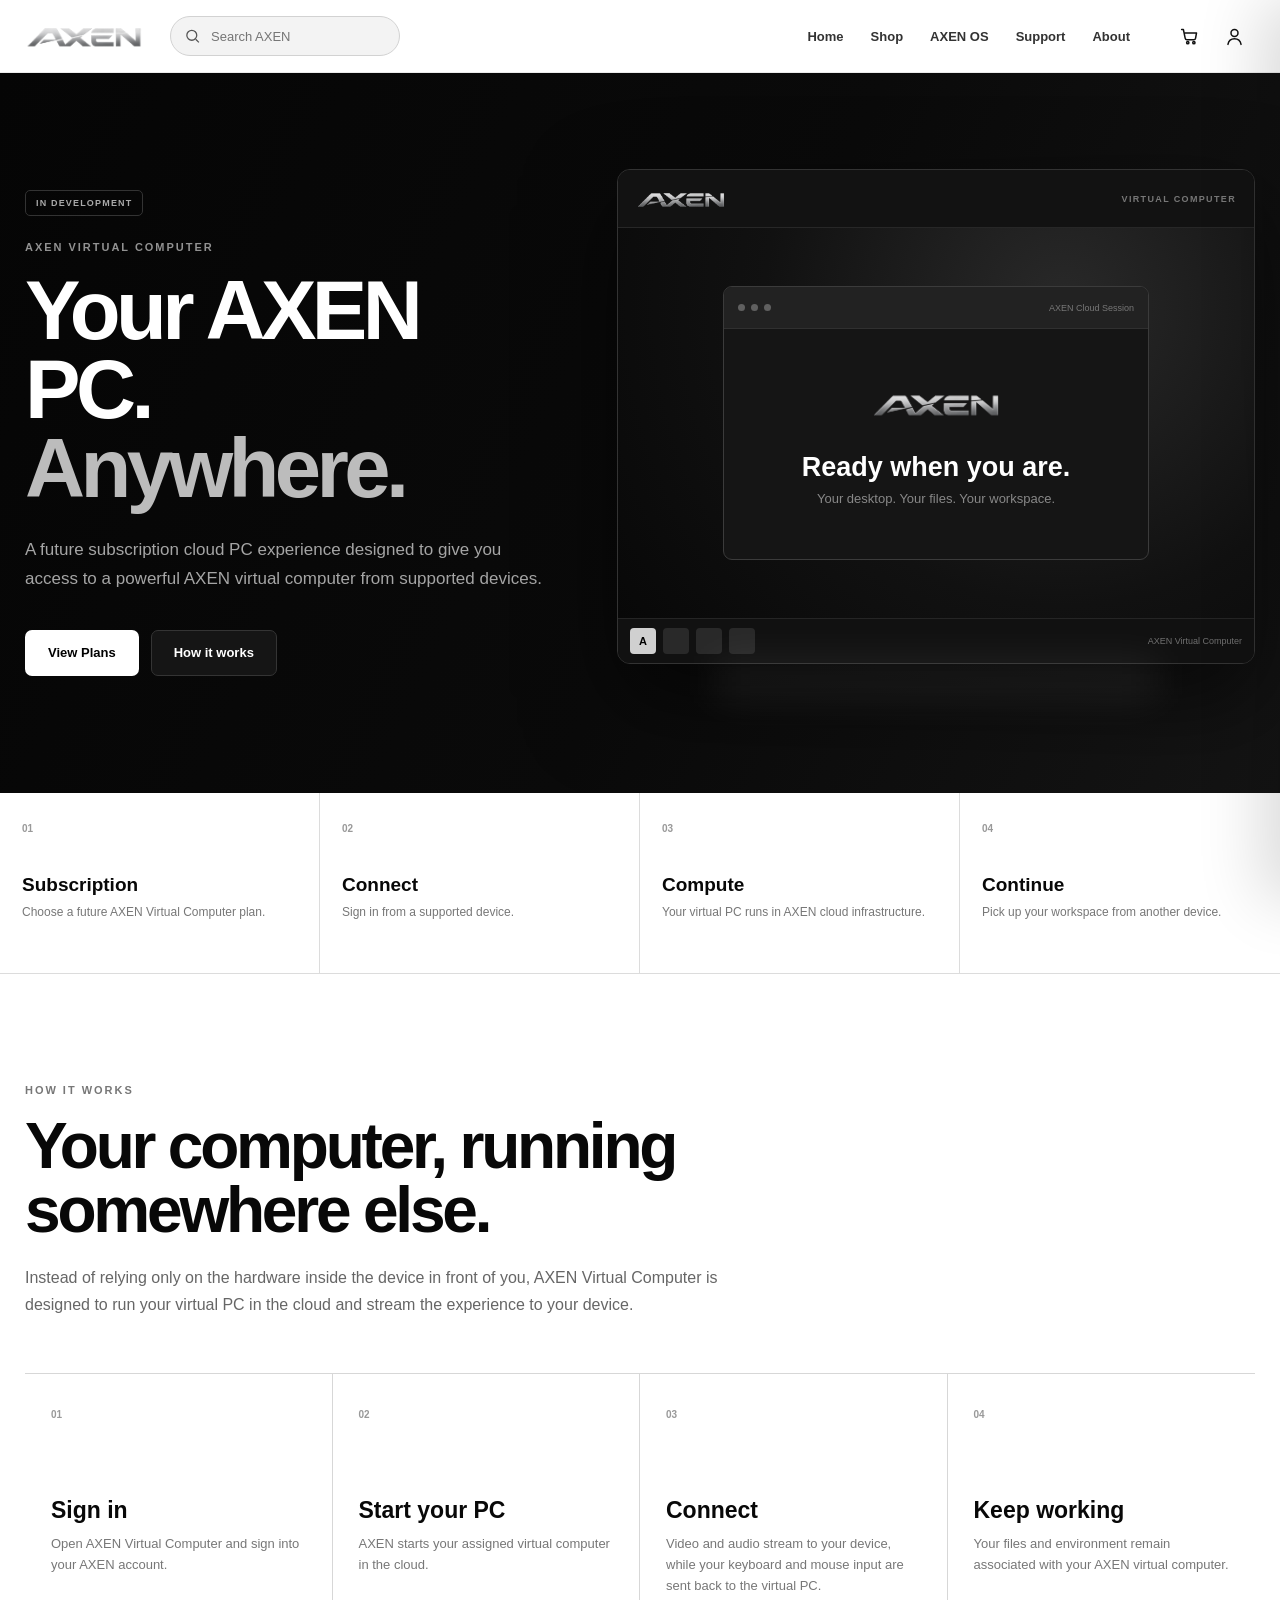
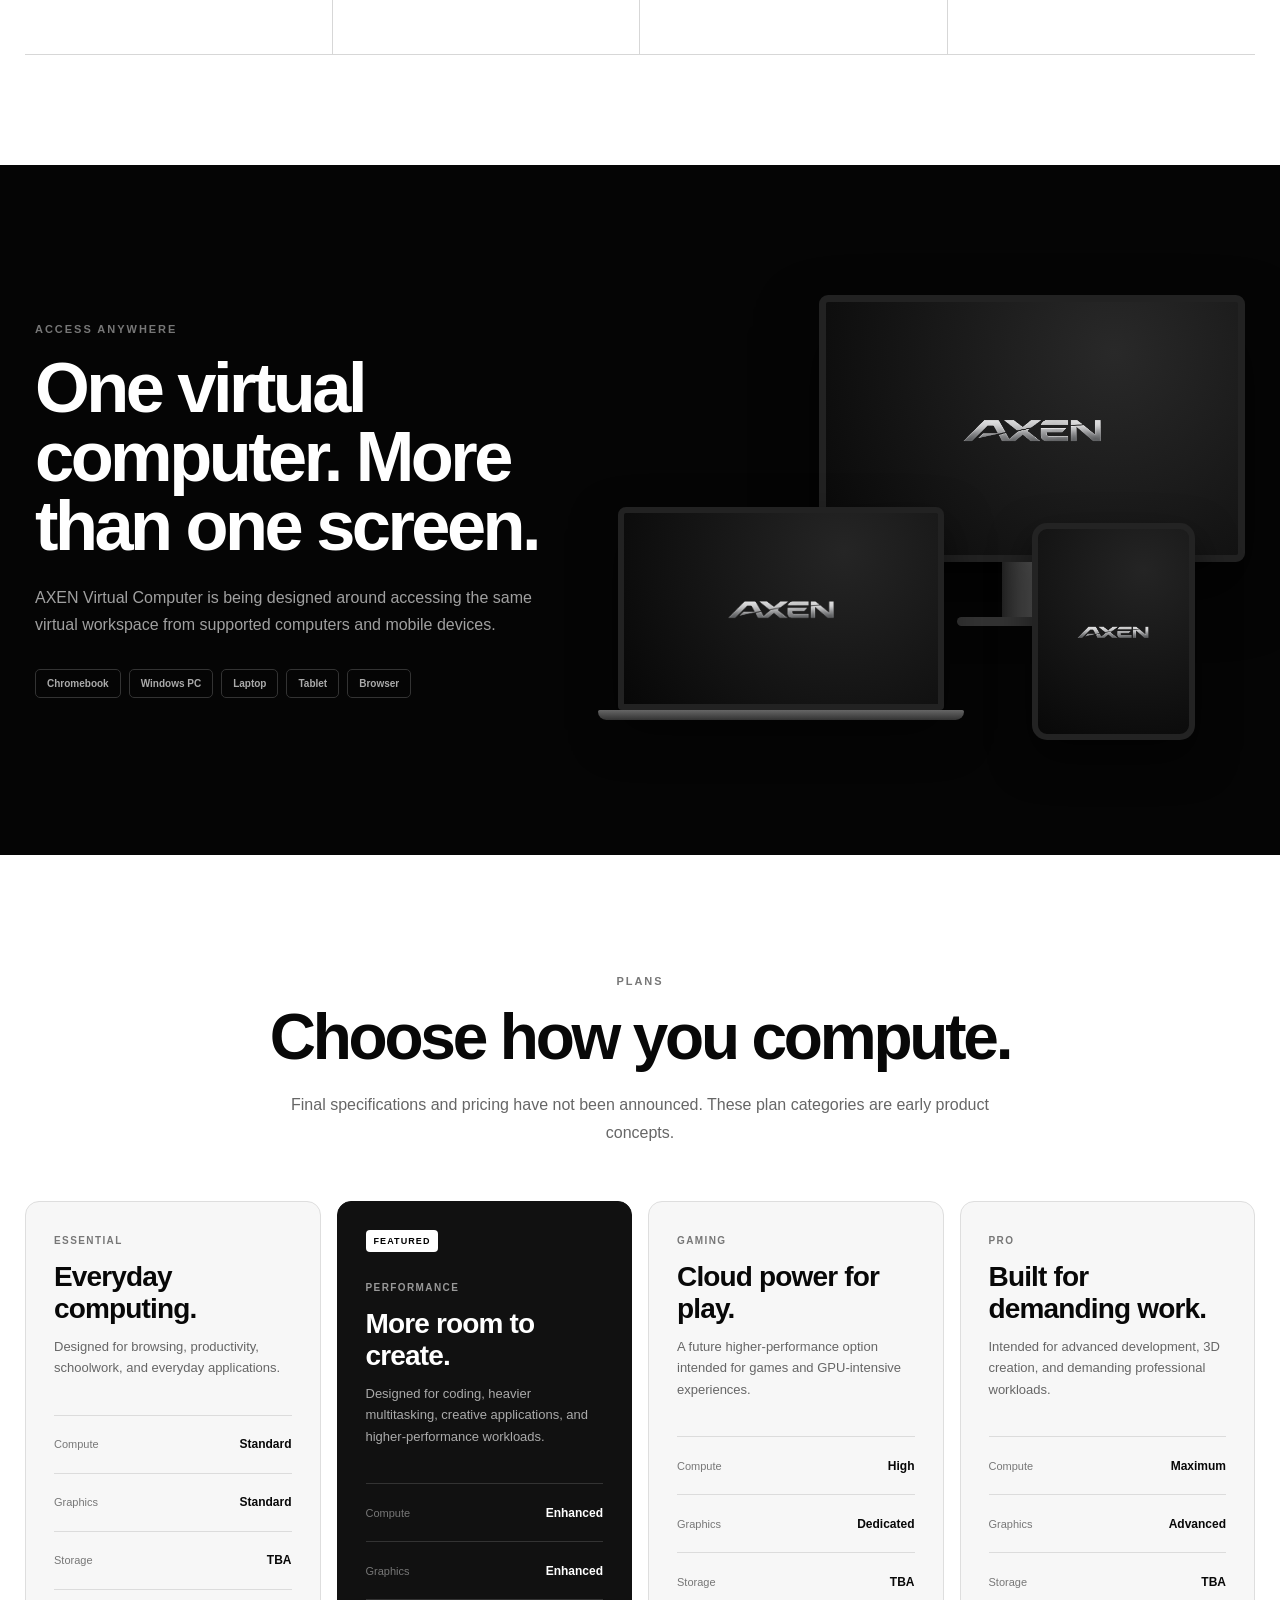
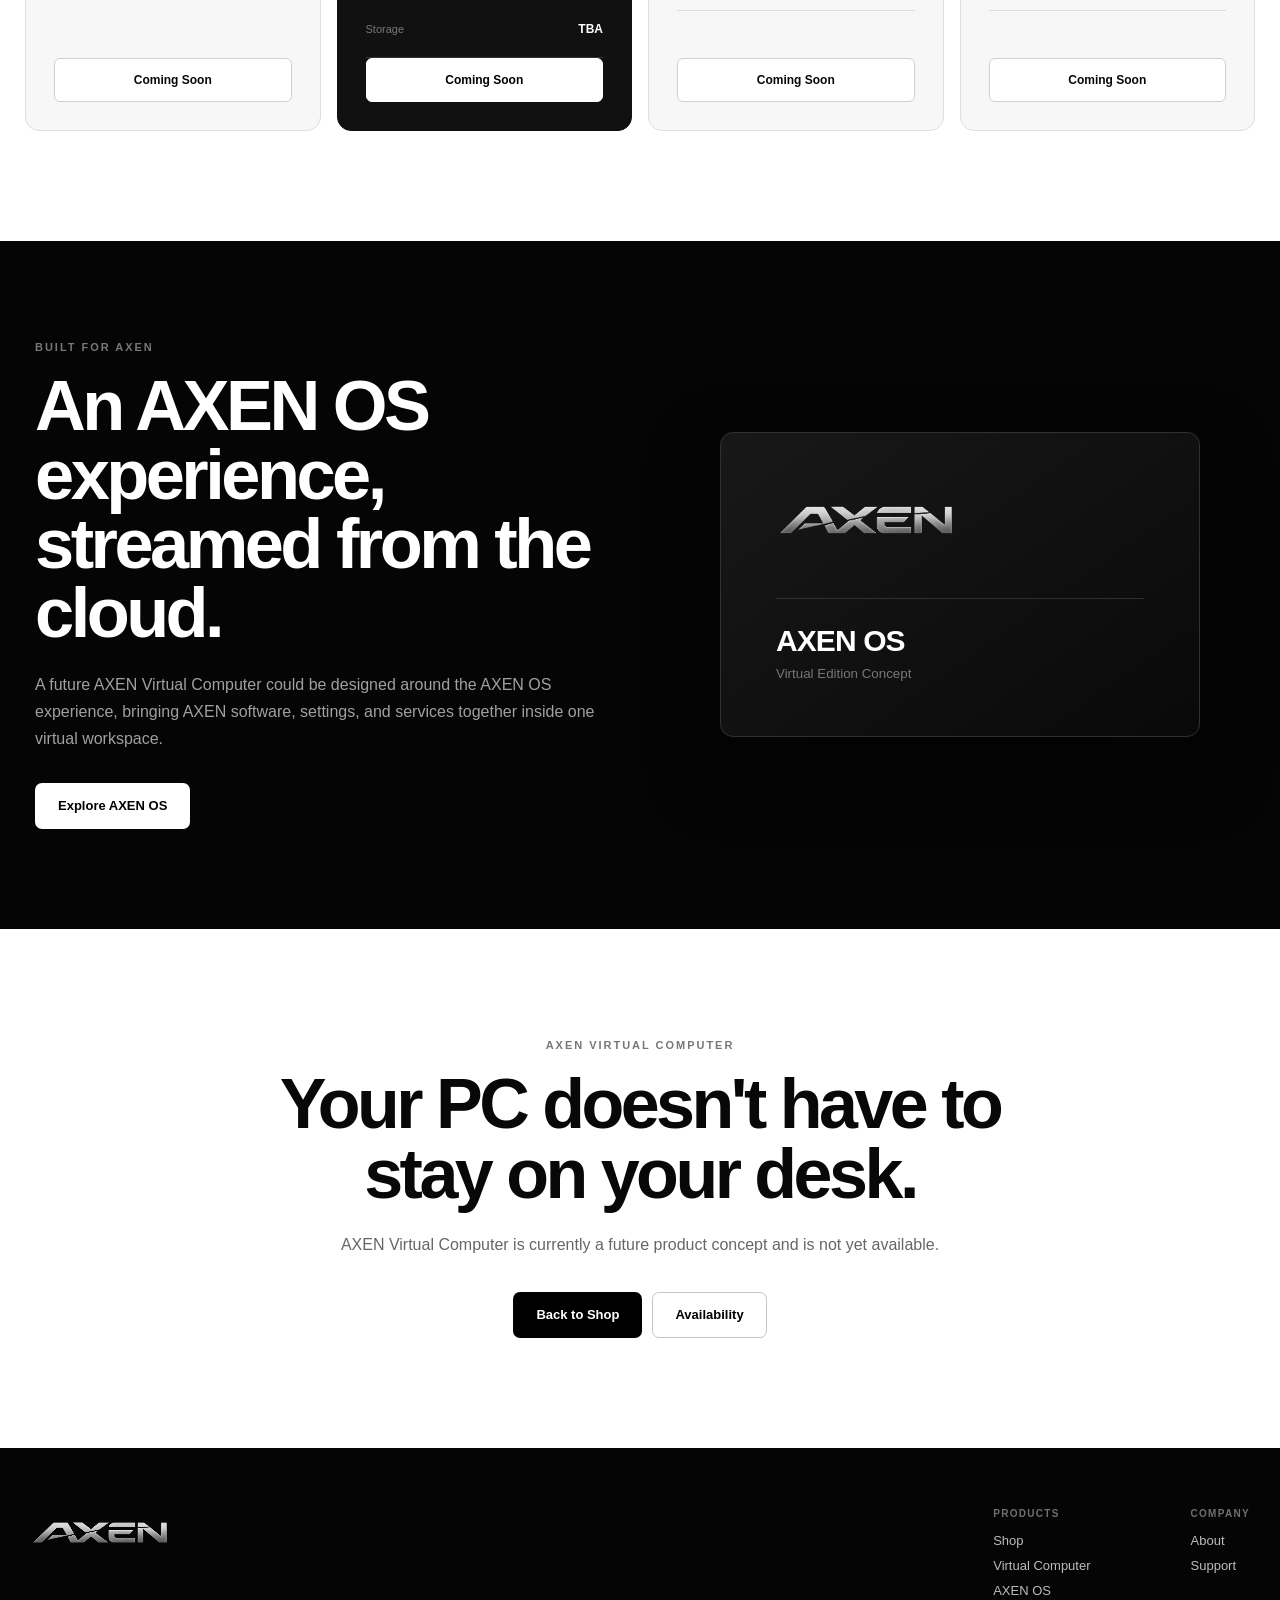
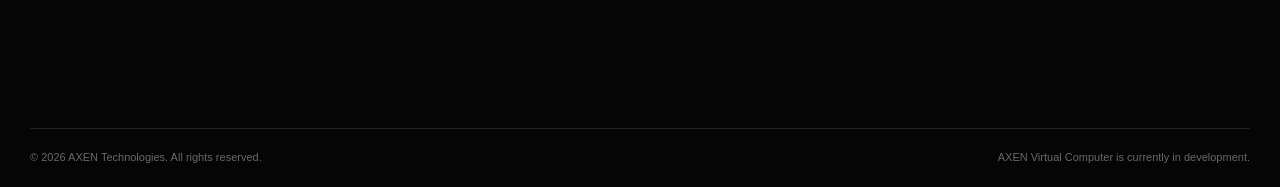
<file: virtual-computer.html>
<!DOCTYPE html>
<html lang="en">
<head>
    <meta charset="UTF-8">

    <meta
        name="viewport"
        content="width=device-width, initial-scale=1.0"
    >

    <title>AXEN Virtual Computer | AXEN Technologies</title>

    <meta
        name="description"
        content="AXEN Virtual Computer is a future subscription cloud PC experience from AXEN Technologies."
    >

    <link
        rel="stylesheet"
        href="virtual-computer.css?v=1"
    >
</head>

<body>

    <!-- =====================================
         HEADER
    ====================================== -->

    <header class="site-header">

        <div class="header-inner">

            <a
                href="index.html"
                class="brand"
                aria-label="AXEN Home"
            >
                <img
                    src="axen-logo.png"
                    alt="AXEN"
                    class="brand-logo"
                >
            </a>


            <div class="header-search">

                <svg
                    class="search-icon"
                    viewBox="0 0 24 24"
                    aria-hidden="true"
                >
                    <circle
                        cx="11"
                        cy="11"
                        r="7"
                    ></circle>

                    <line
                        x1="16.5"
                        y1="16.5"
                        x2="21"
                        y2="21"
                    ></line>
                </svg>

                <input
                    id="siteSearch"
                    type="search"
                    placeholder="Search AXEN"
                    autocomplete="off"
                    aria-label="Search AXEN"
                >

                <button
                    id="clearSearch"
                    class="clear-search"
                    type="button"
                    aria-label="Clear search"
                >
                    ×
                </button>

                <div
                    id="searchResults"
                    class="search-results"
                    hidden
                ></div>

            </div>


            <nav
                class="desktop-nav"
                aria-label="Main navigation"
            >

                <a href="index.html">
                    Home
                </a>

                <a href="shop.html">
                    Shop
                </a>

                <a href="index.html#axen-os">
                    AXEN OS
                </a>

                <a href="index.html#support">
                    Support
                </a>

                <a href="index.html#about">
                    About
                </a>

            </nav>


            <div class="header-actions">

                <button
                    id="cartButton"
                    class="icon-button"
                    type="button"
                    aria-label="Open cart"
                >
                    <svg
                        viewBox="0 0 24 24"
                        aria-hidden="true"
                    >
                        <path
                            d="M3 4h2l2.1 10.2a2 2 0 0 0 2 1.6h7.8a2 2 0 0 0 2-1.6L20 8H7"
                        ></path>

                        <circle
                            cx="10"
                            cy="19"
                            r="1.3"
                        ></circle>

                        <circle
                            cx="17"
                            cy="19"
                            r="1.3"
                        ></circle>
                    </svg>
                </button>


                <button
                    id="accountButton"
                    class="icon-button"
                    type="button"
                    aria-label="AXEN Account"
                >
                    <svg
                        viewBox="0 0 24 24"
                        aria-hidden="true"
                    >
                        <circle
                            cx="12"
                            cy="8"
                            r="4"
                        ></circle>

                        <path
                            d="M4.5 21c.8-4.2 3.3-6.5 7.5-6.5s6.7 2.3 7.5 6.5"
                        ></path>
                    </svg>
                </button>


                <button
                    id="menuButton"
                    class="menu-button"
                    type="button"
                    aria-label="Open menu"
                    aria-expanded="false"
                >
                    <span></span>
                    <span></span>
                    <span></span>
                </button>

            </div>

        </div>


        <nav
            id="mobileNav"
            class="mobile-nav"
            aria-label="Mobile navigation"
            hidden
        >
            <a href="index.html">Home</a>
            <a href="shop.html">Shop</a>
            <a href="index.html#axen-os">AXEN OS</a>
            <a href="index.html#support">Support</a>
            <a href="index.html#about">About</a>
        </nav>

    </header>



    <main>

        <!-- =================================
             HERO
        ================================== -->

        <section
            id="overview"
            class="hero"
            data-search-title="AXEN Virtual Computer"
            data-search-keywords="virtual computer cloud pc subscription remote desktop axen"
        >

            <div class="hero-inner">

                <div class="hero-copy">

                    <div class="status-pill">
                        IN DEVELOPMENT
                    </div>

                    <p class="eyebrow">
                        AXEN VIRTUAL COMPUTER
                    </p>

                    <h1>
                        Your AXEN PC.
                        <span>Anywhere.</span>
                    </h1>

                    <p class="hero-description">
                        A future subscription cloud PC experience
                        designed to give you access to a powerful
                        AXEN virtual computer from supported devices.
                    </p>


                    <div class="hero-actions">

                        <a
                            href="#plans"
                            class="button button-light"
                        >
                            View Plans
                        </a>

                        <a
                            href="#how-it-works"
                            class="button button-dark"
                        >
                            How it works
                        </a>

                    </div>

                </div>


                <div class="hero-visual">

                    <div class="virtual-device">

                        <div class="device-frame">

                            <div class="device-topbar">

                                <img
                                    src="axen-logo.png"
                                    alt=""
                                >

                                <span>
                                    VIRTUAL COMPUTER
                                </span>

                            </div>


                            <div class="device-desktop">

                                <div class="desktop-window">

                                    <div class="window-bar">

                                        <div class="window-dots">
                                            <span></span>
                                            <span></span>
                                            <span></span>
                                        </div>

                                        <small>
                                            AXEN Cloud Session
                                        </small>

                                    </div>


                                    <div class="window-body">

                                        <img
                                            src="axen-logo.png"
                                            alt=""
                                        >

                                        <h3>
                                            Ready when you are.
                                        </h3>

                                        <p>
                                            Your desktop. Your files.
                                            Your workspace.
                                        </p>

                                    </div>

                                </div>

                            </div>


                            <div class="device-taskbar">

                                <div class="taskbar-start">
                                    A
                                </div>

                                <span></span>
                                <span></span>
                                <span></span>

                                <small>
                                    AXEN Virtual Computer
                                </small>

                            </div>

                        </div>


                        <div class="device-shadow"></div>

                    </div>

                </div>

            </div>

        </section>



        <!-- =================================
             PRODUCT STRIP
        ================================== -->

        <section class="product-strip">

            <div>

                <span>
                    01
                </span>

                <strong>
                    Subscription
                </strong>

                <p>
                    Choose a future AXEN Virtual Computer plan.
                </p>

            </div>


            <div>

                <span>
                    02
                </span>

                <strong>
                    Connect
                </strong>

                <p>
                    Sign in from a supported device.
                </p>

            </div>


            <div>

                <span>
                    03
                </span>

                <strong>
                    Compute
                </strong>

                <p>
                    Your virtual PC runs in AXEN cloud infrastructure.
                </p>

            </div>


            <div>

                <span>
                    04
                </span>

                <strong>
                    Continue
                </strong>

                <p>
                    Pick up your workspace from another device.
                </p>

            </div>

        </section>



        <!-- =================================
             HOW IT WORKS
        ================================== -->

        <section
            id="how-it-works"
            class="section"
            data-search-title="How AXEN Virtual Computer Works"
            data-search-keywords="how it works cloud streaming connect session device"
        >

            <div class="section-heading">

                <p class="section-label">
                    HOW IT WORKS
                </p>

                <h2>
                    Your computer,
                    running somewhere else.
                </h2>

                <p>
                    Instead of relying only on the hardware
                    inside the device in front of you,
                    AXEN Virtual Computer is designed to run
                    your virtual PC in the cloud and stream
                    the experience to your device.
                </p>

            </div>


            <div class="steps-grid">

                <article class="step-card">

                    <span class="step-number">
                        01
                    </span>

                    <h3>
                        Sign in
                    </h3>

                    <p>
                        Open AXEN Virtual Computer and sign
                        into your AXEN account.
                    </p>

                </article>


                <article class="step-card">

                    <span class="step-number">
                        02
                    </span>

                    <h3>
                        Start your PC
                    </h3>

                    <p>
                        AXEN starts your assigned virtual
                        computer in the cloud.
                    </p>

                </article>


                <article class="step-card">

                    <span class="step-number">
                        03
                    </span>

                    <h3>
                        Connect
                    </h3>

                    <p>
                        Video and audio stream to your device,
                        while your keyboard and mouse input
                        are sent back to the virtual PC.
                    </p>

                </article>


                <article class="step-card">

                    <span class="step-number">
                        04
                    </span>

                    <h3>
                        Keep working
                    </h3>

                    <p>
                        Your files and environment remain
                        associated with your AXEN virtual
                        computer.
                    </p>

                </article>

            </div>

        </section>



        <!-- =================================
             DEVICES
        ================================== -->

        <section
            id="devices"
            class="device-section"
            data-search-title="Supported Devices"
            data-search-keywords="chromebook laptop pc tablet browser supported devices"
        >

            <div class="device-section-copy">

                <p class="section-label dark-label">
                    ACCESS ANYWHERE
                </p>

                <h2>
                    One virtual computer.
                    More than one screen.
                </h2>

                <p>
                    AXEN Virtual Computer is being designed
                    around accessing the same virtual workspace
                    from supported computers and mobile devices.
                </p>


                <div class="device-tags">

                    <span>
                        Chromebook
                    </span>

                    <span>
                        Windows PC
                    </span>

                    <span>
                        Laptop
                    </span>

                    <span>
                        Tablet
                    </span>

                    <span>
                        Browser
                    </span>

                </div>

            </div>


            <div class="device-stage">

                <div class="stage-monitor">

                    <div class="stage-monitor-screen">

                        <img
                            src="axen-logo.png"
                            alt=""
                        >

                    </div>

                    <div class="stage-monitor-neck"></div>

                    <div class="stage-monitor-base"></div>

                </div>


                <div class="stage-laptop">

                    <div class="stage-laptop-screen">

                        <img
                            src="axen-logo.png"
                            alt=""
                        >

                    </div>

                    <div class="stage-laptop-base"></div>

                </div>


                <div class="stage-tablet">

                    <div class="tablet-screen">

                        <img
                            src="axen-logo.png"
                            alt=""
                        >

                    </div>

                </div>

            </div>

        </section>



        <!-- =================================
             PLANS
        ================================== -->

        <section
            id="plans"
            class="section plans-section"
            data-search-title="AXEN Virtual Computer Plans"
            data-search-keywords="subscription plans essential performance gaming pro"
        >

            <div class="section-heading center">

                <p class="section-label">
                    PLANS
                </p>

                <h2>
                    Choose how you compute.
                </h2>

                <p>
                    Final specifications and pricing have not
                    been announced. These plan categories are
                    early product concepts.
                </p>

            </div>


            <div class="plans-grid">

                <!-- ESSENTIAL -->
                <article class="plan-card">

                    <div class="plan-top">

                        <span class="plan-label">
                            ESSENTIAL
                        </span>

                        <h3>
                            Everyday computing.
                        </h3>

                        <p>
                            Designed for browsing, productivity,
                            schoolwork, and everyday applications.
                        </p>

                    </div>


                    <div class="plan-specs">

                        <div>
                            <span>Compute</span>
                            <strong>Standard</strong>
                        </div>

                        <div>
                            <span>Graphics</span>
                            <strong>Standard</strong>
                        </div>

                        <div>
                            <span>Storage</span>
                            <strong>TBA</strong>
                        </div>

                    </div>


                    <button
                        type="button"
                        class="plan-button"
                        data-message="AXEN Virtual Essential pricing and specifications have not been announced."
                    >
                        Coming Soon
                    </button>

                </article>



                <!-- PERFORMANCE -->
                <article class="plan-card featured-plan">

                    <div class="recommended">
                        FEATURED
                    </div>


                    <div class="plan-top">

                        <span class="plan-label">
                            PERFORMANCE
                        </span>

                        <h3>
                            More room to create.
                        </h3>

                        <p>
                            Designed for coding, heavier
                            multitasking, creative applications,
                            and higher-performance workloads.
                        </p>

                    </div>


                    <div class="plan-specs">

                        <div>
                            <span>Compute</span>
                            <strong>Enhanced</strong>
                        </div>

                        <div>
                            <span>Graphics</span>
                            <strong>Enhanced</strong>
                        </div>

                        <div>
                            <span>Storage</span>
                            <strong>TBA</strong>
                        </div>

                    </div>


                    <button
                        type="button"
                        class="plan-button"
                        data-message="AXEN Virtual Performance pricing and specifications have not been announced."
                    >
                        Coming Soon
                    </button>

                </article>



                <!-- GAMING -->
                <article class="plan-card">

                    <div class="plan-top">

                        <span class="plan-label">
                            GAMING
                        </span>

                        <h3>
                            Cloud power for play.
                        </h3>

                        <p>
                            A future higher-performance option
                            intended for games and
                            GPU-intensive experiences.
                        </p>

                    </div>


                    <div class="plan-specs">

                        <div>
                            <span>Compute</span>
                            <strong>High</strong>
                        </div>

                        <div>
                            <span>Graphics</span>
                            <strong>Dedicated</strong>
                        </div>

                        <div>
                            <span>Storage</span>
                            <strong>TBA</strong>
                        </div>

                    </div>


                    <button
                        type="button"
                        class="plan-button"
                        data-message="AXEN Virtual Gaming pricing and specifications have not been announced."
                    >
                        Coming Soon
                    </button>

                </article>



                <!-- PRO -->
                <article class="plan-card">

                    <div class="plan-top">

                        <span class="plan-label">
                            PRO
                        </span>

                        <h3>
                            Built for demanding work.
                        </h3>

                        <p>
                            Intended for advanced development,
                            3D creation, and demanding
                            professional workloads.
                        </p>

                    </div>


                    <div class="plan-specs">

                        <div>
                            <span>Compute</span>
                            <strong>Maximum</strong>
                        </div>

                        <div>
                            <span>Graphics</span>
                            <strong>Advanced</strong>
                        </div>

                        <div>
                            <span>Storage</span>
                            <strong>TBA</strong>
                        </div>

                    </div>


                    <button
                        type="button"
                        class="plan-button"
                        data-message="AXEN Virtual Pro pricing and specifications have not been announced."
                    >
                        Coming Soon
                    </button>

                </article>

            </div>

        </section>



        <!-- =================================
             AXEN OS
        ================================== -->

        <section
            id="axen-os"
            class="os-integration"
            data-search-title="AXEN OS Integration"
            data-search-keywords="axen os axis virtual computer integration"
        >

            <div class="os-integration-copy">

                <p class="section-label dark-label">
                    BUILT FOR AXEN
                </p>

                <h2>
                    An AXEN OS experience,
                    streamed from the cloud.
                </h2>

                <p>
                    A future AXEN Virtual Computer could be
                    designed around the AXEN OS experience,
                    bringing AXEN software, settings, and
                    services together inside one virtual workspace.
                </p>


                <a
                    href="index.html#axen-os"
                    class="button button-light"
                >
                    Explore AXEN OS
                </a>

            </div>


            <div class="os-integration-visual">

                <div class="os-card">

                    <img
                        src="axen-logo.png"
                        alt=""
                    >

                    <div class="os-card-line"></div>

                    <span>
                        AXEN OS
                    </span>

                    <small>
                        Virtual Edition Concept
                    </small>

                </div>

            </div>

        </section>



        <!-- =================================
             FINAL CTA
        ================================== -->

        <section class="final-cta">

            <p class="section-label">
                AXEN VIRTUAL COMPUTER
            </p>

            <h2>
                Your PC doesn't have to
                stay on your desk.
            </h2>

            <p>
                AXEN Virtual Computer is currently a future
                product concept and is not yet available.
            </p>


            <div class="final-actions">

                <a
                    href="shop.html"
                    class="button button-black"
                >
                    Back to Shop
                </a>

                <button
                    type="button"
                    class="button button-outline"
                    data-message="AXEN Virtual Computer is still in development. Availability has not been announced."
                >
                    Availability
                </button>

            </div>

        </section>

    </main>



    <!-- =====================================
         FOOTER
    ====================================== -->

    <footer class="site-footer">

        <div class="footer-top">

            <img
                src="axen-logo.png"
                alt="AXEN"
                class="footer-logo"
            >


            <div class="footer-columns">

                <div>

                    <h4>
                        PRODUCTS
                    </h4>

                    <a href="shop.html">
                        Shop
                    </a>

                    <a href="virtual-computer.html">
                        Virtual Computer
                    </a>

                    <a href="index.html#axen-os">
                        AXEN OS
                    </a>

                </div>


                <div>

                    <h4>
                        COMPANY
                    </h4>

                    <a href="index.html#about">
                        About
                    </a>

                    <a href="index.html#support">
                        Support
                    </a>

                </div>

            </div>

        </div>


        <div class="footer-bottom">

            <span>
                © 2026 AXEN Technologies. All rights reserved.
            </span>

            <span>
                AXEN Virtual Computer is currently in development.
            </span>

        </div>

    </footer>



    <!-- =====================================
         CART DRAWER
    ====================================== -->

    <div
        id="cartBackdrop"
        class="cart-backdrop"
        hidden
    ></div>


    <aside
        id="cartDrawer"
        class="cart-drawer"
        aria-hidden="true"
    >

        <div class="cart-header">

            <h2>
                Your Cart
            </h2>

            <button
                id="closeCart"
                type="button"
                class="close-button"
                aria-label="Close cart"
            >
                ×
            </button>

        </div>


        <div class="cart-empty">

            <div class="cart-icon">
                □
            </div>

            <h3>
                Your cart is empty.
            </h3>

            <p>
                AXEN Virtual Computer subscriptions
                are not available yet.
            </p>

        </div>

    </aside>



    <!-- =====================================
         NOTICE MODAL
    ====================================== -->

    <div
        id="noticeModal"
        class="notice-modal"
        hidden
    >

        <div
            class="notice-card"
            role="dialog"
            aria-modal="true"
        >

            <button
                id="closeNotice"
                type="button"
                class="close-button notice-close"
                aria-label="Close"
            >
                ×
            </button>


            <img
                src="axen-logo.png"
                alt="AXEN"
                class="notice-logo"
            >


            <h2>
                AXEN
            </h2>

            <p id="noticeText"></p>


            <button
                id="noticeOkay"
                type="button"
                class="modal-button"
            >
                Got it
            </button>

        </div>

    </div>


    <script src="virtual-computer.js?v=1"></script>

</body>
</html>
</file>
<file: style.css>
/* =========================================
   AXEN TECHNOLOGIES
   v0.1.1
========================================= */

* {
    box-sizing: border-box;
}

[hidden] {
    display: none !important;
}

html {
    scroll-behavior: smooth;
}

:root {
    --black: #050505;
    --black-soft: #0d0d0d;

    --white: #ffffff;

    --gray-50: #f7f7f7;
    --gray-100: #eeeeee;
    --gray-200: #dddddd;
    --gray-300: #c4c4c4;
    --gray-400: #999999;
    --gray-500: #707070;
    --gray-600: #555555;
    --gray-700: #333333;
    --gray-800: #202020;

    --page-width: 1440px;
    --header-height: 72px;
}

body {
    margin: 0;

    font-family:
        Inter,
        -apple-system,
        BlinkMacSystemFont,
        "Segoe UI",
        Roboto,
        Arial,
        sans-serif;

    background: white;
    color: #080808;

    overflow-x: hidden;
}

body.locked {
    overflow: hidden;
}

button,
input {
    font: inherit;
}

button {
    color: inherit;
}

a {
    color: inherit;
    text-decoration: none;
}

img {
    display: block;
    max-width: 100%;
}



/* =========================================
   HEADER
========================================= */

.site-header {
    position: sticky;

    top: 0;

    z-index: 1000;

    background:
        rgba(
            255,
            255,
            255,
            0.96
        );

    backdrop-filter: blur(16px);

    border-bottom:
        1px solid
        rgba(
            0,
            0,
            0,
            0.08
        );
}

.header-inner {
    width:
        min(
            calc(100% - 50px),
            var(--page-width)
        );

    height: var(--header-height);

    margin: 0 auto;

    display: flex;
    align-items: center;

    gap: 27px;
}



/* LOGO */

.brand {
    flex: 0 0 auto;

    display: flex;
    align-items: center;
}

.brand-logo {
    width: 118px;
    height: auto;

    object-fit: contain;

    /*
        IMPORTANT:
        no brightness(0)
        because that was turning the
        silver AXEN logo black.
    */
}



/* =========================================
   SEARCH
========================================= */

.header-search {
    position: relative;

    width: 230px;

    flex:
        0
        1
        230px;
}

.header-search input {
    width: 100%;
    height: 40px;

    padding:
        0
        38px
        0
        40px;

    border:
        1px solid
        #d2d2d2;

    border-radius: 22px;

    outline: none;

    background: #f3f3f3;

    color: #111;

    font-size: 13px;

    transition:
        background 150ms ease,
        border-color 150ms ease;
}

.header-search input:focus {
    background: white;

    border-color: #888;
}

.search-icon {
    position: absolute;

    width: 17px;
    height: 17px;

    left: 14px;
    top: 50%;

    transform:
        translateY(-50%);

    fill: none;

    stroke: #555;
    stroke-width: 1.8;

    pointer-events: none;
}

.clear-search {
    position: absolute;

    width: 28px;
    height: 28px;

    top: 50%;
    right: 6px;

    transform:
        translateY(-50%);

    display: none;

    border: 0;
    border-radius: 50%;

    background: transparent;

    color: #666;

    cursor: pointer;

    font-size: 19px;
}

.clear-search:hover {
    background: #e2e2e2;
}

.search-results {
    position: absolute;

    width: 310px;

    top: calc(100% + 10px);
    left: 0;

    padding: 8px;

    border:
        1px solid
        #d9d9d9;

    border-radius: 12px;

    background: white;

    box-shadow:
        0 18px 50px
        rgba(
            0,
            0,
            0,
            0.14
        );
}

.search-result {
    width: 100%;

    padding:
        11px
        12px;

    display: block;

    border: 0;
    border-radius: 7px;

    background: transparent;

    cursor: pointer;

    text-align: left;
}

.search-result:hover {
    background: #f3f3f3;
}

.search-title {
    display: block;

    font-size: 13px;
    font-weight: 700;
}

.search-subtitle {
    display: block;

    margin-top: 2px;

    color: #777;

    font-size: 11px;
}

.search-empty {
    padding: 13px;

    color: #777;

    font-size: 12px;
}



/* =========================================
   NAV
========================================= */

.desktop-nav {
    margin-left: auto;

    display: flex;
    align-items: center;

    gap: 5px;
}

.desktop-nav a {
    padding:
        10px
        11px;

    border-radius: 7px;

    color: #333;

    font-size: 13px;
    font-weight: 600;
}

.desktop-nav a:hover {
    background: #f1f1f1;

    color: black;
}

.desktop-nav a.active {
    color: black;

    font-weight: 800;
}



/* =========================================
   HEADER ACTIONS
========================================= */

.header-actions {
    display: flex;
    align-items: center;

    gap: 3px;
}

.icon-button,
.menu-button {
    width: 42px;
    height: 42px;

    display: inline-flex;
    align-items: center;
    justify-content: center;

    border: 0;
    border-radius: 50%;

    background: transparent;

    cursor: pointer;
}

.icon-button:hover,
.menu-button:hover {
    background: #f0f0f0;
}

.icon-button svg {
    width: 21px;
    height: 21px;

    fill: none;

    stroke: #111;
    stroke-width: 1.7;

    stroke-linecap: round;
    stroke-linejoin: round;
}

.menu-button {
    display: none;

    flex-direction: column;

    gap: 4px;
}

.menu-button span {
    width: 18px;
    height: 1.5px;

    background: #111;
}



/* MOBILE NAV */

.mobile-nav {
    padding:
        8px
        20px
        18px;

    background: white;

    border-top:
        1px solid
        #ededed;
}

.mobile-nav a {
    display: block;

    padding:
        13px
        3px;

    border-bottom:
        1px solid
        #ededed;

    font-size: 14px;
    font-weight: 600;
}



/* =========================================
   HERO
========================================= */

.hero {
    position: relative;

    min-height: 665px;

    padding:
        105px
        max(
            35px,
            calc(
                (100vw - var(--page-width)) / 2
                + 25px
            )
        );

    display: flex;
    align-items: center;

    overflow: hidden;

    background:
        linear-gradient(
            115deg,
            #050505 0%,
            #090909 55%,
            #101010 100%
        );

    color: white;
}

.hero-content {
    position: relative;

    z-index: 2;

    width: min(760px, 100%);
}

.eyebrow,
.section-label {
    margin:
        0
        0
        18px;

    color: #777;

    font-size: 11px;
    font-weight: 800;

    letter-spacing: 0.18em;
}

.hero .eyebrow {
    color: #929292;
}

.hero h1 {
    margin: 0;

    max-width: 760px;

    font-size:
        clamp(
            58px,
            6.6vw,
            94px
        );

    font-weight: 650;

    line-height: 0.96;

    letter-spacing: -0.055em;
}

.hero h1 span {
    display: block;

    color: #b9b9b9;
}

.hero-description {
    max-width: 560px;

    margin:
        28px
        0
        0;

    color: #a5a5a5;

    font-size: 18px;
    line-height: 1.65;
}

.hero-actions {
    margin-top: 36px;

    display: flex;
    align-items: center;

    gap: 12px;
}



/* SUBTLE RINGS */

.hero-rings {
    position: absolute;

    width: 580px;
    height: 580px;

    right: -50px;
    top: -140px;

    border:
        1px solid
        rgba(
            255,
            255,
            255,
            0.06
        );

    border-radius: 50%;
}

.hero-rings::before {
    content: "";

    position: absolute;

    inset: 90px;

    border:
        1px solid
        rgba(
            255,
            255,
            255,
            0.05
        );

    border-radius: 50%;
}

.hero-signature {
    position: absolute;

    right:
        max(
            35px,
            calc(
                (100vw - var(--page-width)) / 2
                + 25px
            )
        );

    bottom: 42px;

    display: flex;
    align-items: center;

    gap: 18px;

    color: #666;

    font-size: 10px;
    font-weight: 800;

    letter-spacing: 0.18em;
}

.hero-signature span {
    width: 80px;
    height: 1px;

    background: #303030;
}



/* =========================================
   BUTTONS
========================================= */

.button {
    min-height: 46px;

    padding:
        0
        22px;

    display: inline-flex;
    align-items: center;
    justify-content: center;

    border:
        1px solid
        transparent;

    border-radius: 7px;

    cursor: pointer;

    font-size: 13px;
    font-weight: 700;

    transition:
        transform 150ms ease,
        background 150ms ease,
        border-color 150ms ease;
}

.button:hover {
    transform:
        translateY(-1px);
}

.button-primary {
    background: white;

    color: black;
}

.button-primary:hover {
    background: #e7e7e7;
}

.button-secondary {
    border-color: #343434;

    background: #121212;

    color: #dedede;
}

.button-secondary:hover {
    background: #1d1d1d;

    border-color: #555;
}

.button-light {
    margin-top: 28px;

    background: white;

    color: black;
}

.button-black {
    background: black;

    color: white;
}

.button-black:hover {
    background: #252525;
}



/* =========================================
   GENERAL SECTION
========================================= */

.section {
    width:
        min(
            calc(100% - 50px),
            var(--page-width)
        );

    margin: 0 auto;

    padding:
        110px
        0;
}

.section-heading {
    margin-bottom: 42px;

    display: flex;
    align-items: end;
    justify-content: space-between;

    gap: 30px;
}

.section-heading h2,
.center-heading h2,
.support-section h2,
.about-copy h2 {
    margin: 0;

    font-size:
        clamp(
            37px,
            4.5vw,
            58px
        );

    line-height: 1.05;

    letter-spacing: -0.045em;
}

.section-link {
    padding:
        0
        0
        5px;

    display: inline-flex;
    align-items: center;

    gap: 8px;

    border: 0;
    border-bottom:
        1px solid
        #aaa;

    background: transparent;

    cursor: pointer;

    color: #333;

    font-size: 13px;
    font-weight: 700;
}



/* =========================================
   PRODUCTS
========================================= */

.product-grid {
    display: grid;

    grid-template-columns:
        1.5fr
        1fr;

    gap: 20px;
}

.product-card {
    overflow: hidden;

    display: flex;
    flex-direction: column;

    border:
        1px solid
        #dfdfdf;

    border-radius: 15px;

    background: #f6f6f6;
}

.product-visual {
    min-height: 330px;

    display: flex;
    align-items: center;
    justify-content: center;
}

.product-info {
    padding:
        27px
        29px
        31px;
}

.product-status {
    margin: 0;

    color: #777;

    font-size: 10px;
    font-weight: 800;

    letter-spacing: 0.13em;
}

.product-info h3 {
    margin:
        9px
        0
        9px;

    font-size: 26px;

    letter-spacing: -0.025em;
}

.product-info > p:not(.product-status) {
    max-width: 480px;

    margin: 0;

    color: #666;

    font-size: 14px;
    line-height: 1.6;
}

.product-link {
    margin-top: 19px;

    padding: 0;

    display: inline-flex;
    align-items: center;

    gap: 8px;

    border: 0;

    background: transparent;

    cursor: pointer;

    color: #111;

    font-size: 13px;
    font-weight: 700;
}



/* KEYBOARD */

.keyboard-area {
    background:
        linear-gradient(
            145deg,
            #ededed,
            #cacaca
        );
}

.keyboard {
    width: min(78%, 560px);

    padding: 21px;

    transform:
        perspective(950px)
        rotateX(58deg)
        rotateZ(-5deg);

    border:
        1px solid
        #303030;

    border-radius: 11px;

    background:
        linear-gradient(
            160deg,
            #282828,
            #090909
        );

    box-shadow:
        0 38px 50px
        rgba(
            0,
            0,
            0,
            0.27
        );
}

.keyboard-brand {
    margin-bottom: 12px;

    color: #c8c8c8;

    font-size: 11px;
    font-weight: 800;

    letter-spacing: 0.18em;
}

.keyboard-keys {
    display: grid;

    grid-template-columns:
        repeat(5, 1fr);

    gap: 8px;
}

.keyboard-keys span {
    aspect-ratio: 1.35;

    border:
        1px solid
        #393939;

    border-radius: 4px;

    background:
        linear-gradient(
            #242424,
            #111
        );
}



/* MERCH */

.merch-area {
    background:
        linear-gradient(
            145deg,
            #171717,
            #050505
        );
}

.shirt {
    width: 215px;
    height: 245px;

    display: flex;
    align-items: center;
    justify-content: center;

    clip-path:
        polygon(
            25% 4%,
            38% 0,
            50% 10%,
            62% 0,
            75% 4%,
            100% 21%,
            85% 38%,
            77% 31%,
            77% 100%,
            23% 100%,
            23% 31%,
            15% 38%,
            0 21%
        );

    background:
        linear-gradient(
            135deg,
            #232323,
            #080808
        );
}

.shirt span {
    color: #c7c7c7;

    font-size: 18px;
    font-weight: 800;

    letter-spacing: 0.16em;
}



/* =========================================
   AXEN OS
========================================= */

.os-section {
    min-height: 650px;

    padding:
        95px
        max(
            35px,
            calc(
                (100vw - var(--page-width)) / 2
                + 25px
            )
        );

    display: grid;

    grid-template-columns:
        0.9fr
        1.1fr;

    align-items: center;

    gap: 70px;

    background: #050505;

    color: white;
}

.section-label-dark {
    color: #818181;
}

.os-copy h2 {
    max-width: 570px;

    margin: 0;

    font-size:
        clamp(
            46px,
            5.6vw,
            74px
        );

    line-height: 0.98;

    letter-spacing: -0.05em;
}

.os-copy > p:not(.section-label) {
    max-width: 560px;

    margin:
        24px
        0
        0;

    color: #a6a6a6;

    font-size: 16px;
    line-height: 1.7;
}

.os-badges {
    margin-top: 25px;

    display: flex;

    gap: 9px;
}

.os-badges span {
    padding:
        7px
        10px;

    border:
        1px solid
        #303030;

    border-radius: 5px;

    color: #a5a5a5;

    font-size: 10px;
    font-weight: 800;

    letter-spacing: 0.08em;
    text-transform: uppercase;
}



/* MONITOR */

.os-preview {
    display: flex;
    justify-content: center;
}

.monitor {
    width: min(650px, 100%);
}

.monitor-screen {
    position: relative;

    aspect-ratio: 16 / 10;

    overflow: hidden;

    border:
        8px solid
        #1b1b1b;

    border-radius: 10px;

    background:
        radial-gradient(
            circle at 70% 20%,
            #272727,
            #0c0c0c 52%,
            #050505
        );

    box-shadow:
        0 30px 70px
        rgba(
            0,
            0,
            0,
            0.55
        );
}

.screen-logo {
    position: absolute;

    width: 185px;

    left: 50%;
    top: 43%;

    transform:
        translate(
            -50%,
            -50%
        );
}

.fake-taskbar {
    position: absolute;

    left: 0;
    right: 0;
    bottom: 0;

    height: 42px;

    padding:
        0
        11px;

    display: flex;
    align-items: center;

    gap: 7px;

    border-top:
        1px solid
        rgba(
            255,
            255,
            255,
            0.07
        );

    background:
        rgba(
            12,
            12,
            12,
            0.9
        );
}

.fake-start,
.fake-app {
    width: 25px;
    height: 25px;

    border-radius: 4px;

    background: #292929;
}

.fake-start {
    display: flex;
    align-items: center;
    justify-content: center;

    background: #d1d1d1;

    color: black;

    font-size: 11px;
    font-weight: 900;
}

.fake-clock {
    margin-left: auto;

    color: #999;

    font-size: 9px;
}

.monitor-stand {
    width: 15%;
    height: 70px;

    margin: 0 auto;

    background:
        linear-gradient(
            90deg,
            #242424,
            #555,
            #202020
        );
}

.monitor-base {
    width: 37%;
    height: 11px;

    margin: 0 auto;

    border-radius: 8px;

    background: #333;
}



/* =========================================
   FUTURE
========================================= */

.center-heading {
    max-width: 780px;

    margin:
        0
        auto
        60px;

    text-align: center;
}

.center-heading > p:last-child {
    max-width: 620px;

    margin:
        20px
        auto
        0;

    color: #666;

    line-height: 1.7;
}

.future-grid {
    display: grid;

    grid-template-columns:
        repeat(4, 1fr);

    border-top:
        1px solid
        #d7d7d7;

    border-bottom:
        1px solid
        #d7d7d7;
}

.future-item {
    min-height: 220px;

    padding:
        28px
        25px;

    border-right:
        1px solid
        #d7d7d7;
}

.future-item:last-child {
    border-right: 0;
}

.future-item > span {
    color: #999;

    font-size: 10px;
    font-weight: 800;
}

.future-item h3 {
    margin:
        53px
        0
        8px;

    font-size: 21px;
}

.future-item p {
    margin: 0;

    color: #777;

    font-size: 13px;
}



/* =========================================
   SUPPORT
========================================= */

.support-section {
    width:
        min(
            calc(100% - 50px),
            var(--page-width)
        );

    margin:
        0
        auto
        100px;

    padding:
        58px;

    display: flex;
    align-items: center;
    justify-content: space-between;

    gap: 40px;

    border-radius: 15px;

    background: #f1f1f1;
}

.support-section > div > p:last-child {
    max-width: 560px;

    margin:
        17px
        0
        0;

    color: #666;

    line-height: 1.65;
}



/* =========================================
   ABOUT
========================================= */

.about-section {
    min-height: 550px;

    display: grid;

    grid-template-columns:
        0.8fr
        1.2fr;

    background: #ededed;
}

.about-brand {
    padding: 70px;

    display: flex;
    align-items: center;
    justify-content: center;

    background:
        linear-gradient(
            145deg,
            #111,
            #050505
        );
}

.about-brand img {
    width: min(360px, 80%);
}

.about-copy {
    padding:
        90px
        max(
            45px,
            calc(
                (100vw - var(--page-width)) / 2
                + 25px
            )
        )
        90px
        70px;

    display: flex;
    flex-direction: column;
    justify-content: center;
}

.about-copy > p:not(.section-label) {
    max-width: 640px;

    margin:
        22px
        0
        0;

    color: #666;

    font-size: 15px;
    line-height: 1.75;
}

.development-note {
    font-size: 12px !important;
}



/* =========================================
   FOOTER
========================================= */

.site-footer {
    padding:
        60px
        max(
            30px,
            calc(
                (100vw - var(--page-width)) / 2
                + 25px
            )
        )
        24px;

    background: #050505;

    color: white;
}

.footer-top {
    min-height: 210px;

    display: flex;
    justify-content: space-between;

    gap: 60px;
}

.footer-logo {
    width: 140px;
    height: fit-content;
}

.footer-columns {
    display: flex;

    gap: 100px;
}

.footer-columns h4 {
    margin:
        0
        0
        14px;

    color: #707070;

    font-size: 10px;

    letter-spacing: 0.13em;
}

.footer-columns a {
    display: block;

    margin-bottom: 10px;

    color: #bcbcbc;

    font-size: 13px;
}

.footer-columns a:hover {
    color: white;
}

.footer-bottom {
    padding-top: 22px;

    display: flex;
    align-items: center;
    justify-content: space-between;

    gap: 30px;

    border-top:
        1px solid
        #222;

    color: #696969;

    font-size: 11px;
}



/* =========================================
   CART
========================================= */

.cart-backdrop {
    position: fixed;

    inset: 0;

    z-index: 1800;

    background:
        rgba(
            0,
            0,
            0,
            0.42
        );
}

.cart-drawer {
    position: fixed;

    width: min(430px, 100%);

    top: 0;
    right: 0;
    bottom: 0;

    z-index: 1900;

    padding: 26px;

    transform:
        translateX(100%);

    background: white;

    box-shadow:
        -20px
        0
        60px
        rgba(
            0,
            0,
            0,
            0.14
        );

    transition:
        transform 210ms ease;
}

.cart-drawer.open {
    transform:
        translateX(0);
}

.cart-header {
    padding-bottom: 22px;

    display: flex;
    align-items: center;
    justify-content: space-between;

    border-bottom:
        1px solid
        #e5e5e5;
}

.cart-header h2 {
    margin: 0;

    font-size: 22px;
}

.close-button {
    width: 40px;
    height: 40px;

    border: 0;
    border-radius: 50%;

    background: #f1f1f1;

    cursor: pointer;

    font-size: 23px;
}

.close-button:hover {
    background: #e3e3e3;
}

.cart-empty {
    height: calc(100% - 70px);

    display: flex;
    flex-direction: column;
    align-items: center;
    justify-content: center;

    text-align: center;
}

.cart-symbol {
    width: 60px;
    height: 60px;

    margin-bottom: 20px;

    display: flex;
    align-items: center;
    justify-content: center;

    border:
        1px solid
        #d5d5d5;

    border-radius: 50%;

    color: #777;

    font-size: 24px;
}

.cart-empty h3 {
    margin: 0;

    font-size: 20px;
}

.cart-empty p {
    max-width: 275px;

    margin:
        10px
        0
        24px;

    color: #777;

    font-size: 13px;
    line-height: 1.6;
}



/* =========================================
   NOTICE
========================================= */

.notice-modal {
    position: fixed;

    inset: 0;

    z-index: 3000;

    padding: 25px;

    display: flex;
    align-items: center;
    justify-content: center;

    background:
        rgba(
            0,
            0,
            0,
            0.48
        );
}

.notice-card {
    position: relative;

    width: min(430px, 100%);

    padding:
        45px
        34px
        35px;

    border-radius: 15px;

    background: white;

    box-shadow:
        0 30px 90px
        rgba(
            0,
            0,
            0,
            0.25
        );

    text-align: center;
}

.notice-close {
    position: absolute;

    top: 15px;
    right: 15px;
}

.notice-logo {
    width: 130px;

    margin:
        0
        auto
        25px;
}

.notice-card h2 {
    margin: 0;

    font-size: 24px;
}

.notice-card p {
    margin:
        12px
        0
        25px;

    color: #666;

    font-size: 14px;
    line-height: 1.6;
}



/* =========================================
   RESPONSIVE
========================================= */

@media (max-width: 1100px) {

    .header-search {
        width: 190px;

        flex-basis: 190px;
    }

    .desktop-nav a {
        padding:
            10px
            8px;
    }

    .future-grid {
        grid-template-columns:
            repeat(2, 1fr);
    }

    .future-item:nth-child(2) {
        border-right: 0;
    }

}


@media (max-width: 900px) {

    .desktop-nav {
        display: none;
    }

    .header-search {
        margin-left: auto;

        width: min(270px, 38vw);

        flex-basis: min(270px, 38vw);
    }

    .menu-button {
        display: inline-flex;
    }

    .product-grid {
        grid-template-columns: 1fr;
    }

    .os-section {
        grid-template-columns: 1fr;

        gap: 70px;
    }

    .about-section {
        grid-template-columns: 1fr;
    }

    .about-brand {
        min-height: 300px;
    }

    .about-copy {
        padding:
            80px
            35px;
    }

}


@media (max-width: 650px) {

    :root {
        --header-height: 64px;
    }

    .header-inner {
        width:
            calc(100% - 24px);
    }

    .brand-logo {
        width: 95px;
    }

    .header-search {
        display: none;
    }

    .header-actions {
        margin-left: auto;
    }

    .hero {
        min-height: 575px;

        padding:
            80px
            22px;
    }

    .hero h1 {
        font-size:
            clamp(
                52px,
                17vw,
                74px
            );
    }

    .hero-description {
        font-size: 16px;
    }

    .hero-actions {
        flex-direction: column;

        align-items: stretch;
    }

    .hero-actions .button {
        width: 100%;
    }

    .hero-signature {
        display: none;
    }

    .section {
        width:
            calc(100% - 34px);

        padding:
            80px
            0;
    }

    .section-heading {
        align-items: flex-start;

        flex-direction: column;
    }

    .product-visual {
        min-height: 275px;
    }

    .os-section {
        padding:
            80px
            22px;
    }

    .future-grid {
        grid-template-columns: 1fr;
    }

    .future-item {
        border-right: 0;

        border-bottom:
            1px solid
            #d7d7d7;
    }

    .future-item:last-child {
        border-bottom: 0;
    }

    .support-section {
        width:
            calc(100% - 34px);

        margin-bottom: 75px;

        padding:
            38px
            27px;

        align-items: flex-start;

        flex-direction: column;
    }

    .about-brand {
        min-height: 240px;

        padding: 45px;
    }

    .about-copy {
        padding:
            65px
            24px;
    }

    .footer-top {
        flex-direction: column;
    }

    .footer-columns {
        width: 100%;

        justify-content: space-between;

        gap: 40px;
    }

    .footer-bottom {
        align-items: flex-start;

        flex-direction: column;
    }

}


@media (prefers-reduced-motion: reduce) {

    * {
        scroll-behavior: auto !important;

        transition: none !important;
    }

}
</file>
<file: about.css>
* {
    box-sizing: border-box;
}

[hidden] {
    display: none !important;
}

html {
    scroll-behavior: smooth;
}

:root {
    --black: #050505;
    --white: #ffffff;
    --gray: #747474;
    --border: #dddddd;
    --page-width: 1440px;
}

body {
    margin: 0;

    font-family:
        Inter,
        -apple-system,
        BlinkMacSystemFont,
        "Segoe UI",
        Roboto,
        Arial,
        sans-serif;

    background: white;
    color: #080808;

    overflow-x: hidden;
}

body.locked {
    overflow: hidden;
}

a {
    color: inherit;
    text-decoration: none;
}

button,
input {
    font: inherit;
}

button {
    cursor: pointer;
}

img {
    display: block;
    max-width: 100%;
}


/* HEADER */

.site-header {
    position: sticky;
    top: 0;

    z-index: 1000;

    background: rgba(255,255,255,.96);

    backdrop-filter: blur(16px);

    border-bottom: 1px solid rgba(0,0,0,.08);
}

.header-inner {
    width: min(calc(100% - 50px), var(--page-width));
    height: 72px;

    margin: auto;

    display: flex;
    align-items: center;

    gap: 27px;
}

.brand-logo {
    width: 118px;
}

.header-search {
    position: relative;

    width: 230px;
}

.header-search input {
    width: 100%;
    height: 40px;

    padding: 0 38px 0 40px;

    border: 1px solid #d2d2d2;
    border-radius: 22px;

    outline: none;

    background: #f3f3f3;

    font-size: 13px;
}

.search-icon {
    position: absolute;

    width: 17px;
    height: 17px;

    left: 14px;
    top: 50%;

    transform: translateY(-50%);

    fill: none;
    stroke: #555;
    stroke-width: 1.8;
}

.clear-search {
    position: absolute;

    width: 28px;
    height: 28px;

    right: 6px;
    top: 50%;

    transform: translateY(-50%);

    display: none;

    border: 0;

    background: transparent;
}

.search-results {
    position: absolute;

    width: 320px;

    top: calc(100% + 10px);

    padding: 8px;

    border: 1px solid #ddd;
    border-radius: 12px;

    background: white;

    box-shadow: 0 18px 50px rgba(0,0,0,.14);
}

.search-result {
    width: 100%;

    padding: 11px 12px;

    border: 0;
    border-radius: 7px;

    background: transparent;

    text-align: left;
}

.search-result:hover {
    background: #f2f2f2;
}

.desktop-nav {
    margin-left: auto;

    display: flex;

    gap: 4px;
}

.desktop-nav a {
    padding: 10px 11px;

    border-radius: 7px;

    font-size: 13px;
    font-weight: 600;
}

.desktop-nav a:hover {
    background: #f2f2f2;
}

.desktop-nav .active {
    font-weight: 800;
}

.header-actions {
    display: flex;
}

.icon-button,
.menu-button {
    width: 42px;
    height: 42px;

    display: flex;
    align-items: center;
    justify-content: center;

    border: 0;
    border-radius: 50%;

    background: transparent;
}

.icon-button:hover,
.menu-button:hover {
    background: #f0f0f0;
}

.icon-button svg {
    width: 21px;
    height: 21px;

    fill: none;
    stroke: #111;
    stroke-width: 1.7;

    stroke-linecap: round;
    stroke-linejoin: round;
}

.menu-button {
    display: none;

    flex-direction: column;

    gap: 4px;
}

.menu-button span {
    width: 18px;
    height: 1.5px;

    background: black;
}

.mobile-nav {
    padding: 8px 20px 18px;

    border-top: 1px solid #eee;

    background: white;
}

.mobile-nav a {
    display: block;

    padding: 13px 3px;

    border-bottom: 1px solid #eee;

    font-weight: 600;
}


/* HERO */

.about-hero {
    min-height: 630px;

    display: flex;
    align-items: center;

    background: #050505;

    color: white;
}

.hero-inner {
    width: min(calc(100% - 50px), var(--page-width));

    margin: auto;

    padding: 90px 0;
}

.eyebrow,
.section-label {
    margin: 0 0 18px;

    color: #777;

    font-size: 11px;
    font-weight: 800;

    letter-spacing: .18em;
}

.about-hero h1 {
    max-width: 1050px;

    margin: 0;

    font-size: clamp(62px, 8vw, 120px);

    line-height: .92;

    letter-spacing: -.065em;
}

.hero-copy {
    max-width: 720px;

    margin-top: 35px;

    color: #a2a2a2;

    font-size: 18px;

    line-height: 1.75;
}


/* INTRO */

.intro-section {
    min-height: 670px;

    display: grid;

    grid-template-columns: 1fr 1fr;
}

.intro-logo-wrap {
    display: flex;
    align-items: center;
    justify-content: center;

    background: #090909;
}

.intro-logo {
    width: min(360px, 55%);
}

.intro-copy {
    padding: 100px max(
        40px,
        calc((100vw - var(--page-width)) / 2)
    );

    display: flex;
    flex-direction: column;
    justify-content: center;
}

.intro-copy h2 {
    max-width: 650px;

    margin: 0 0 30px;

    font-size: clamp(44px, 5vw, 70px);

    line-height: 1;

    letter-spacing: -.05em;
}

.intro-copy p:not(.section-label) {
    max-width: 650px;

    color: #6f6f6f;

    line-height: 1.75;
}


/* GENERAL */

.section {
    width: min(calc(100% - 50px), var(--page-width));

    margin: auto;

    padding: 110px 0;
}

.section-heading {
    max-width: 880px;

    margin-bottom: 55px;
}

.section-heading h2 {
    margin: 0;

    font-size: clamp(43px, 5.5vw, 72px);

    line-height: .98;

    letter-spacing: -.055em;
}

.section-heading p:last-child {
    margin-top: 23px;

    color: #707070;

    font-size: 16px;

    line-height: 1.7;
}


/* BUILD GRID */

.build-grid {
    display: grid;

    grid-template-columns: repeat(2, 1fr);

    border-top: 1px solid #ddd;
    border-left: 1px solid #ddd;
}

.build-card {
    min-height: 340px;

    padding: 32px;

    display: flex;
    flex-direction: column;

    border-right: 1px solid #ddd;
    border-bottom: 1px solid #ddd;

    transition: background .15s ease;
}

.build-card:hover {
    background: #f8f8f8;
}

.number {
    color: #999;

    font-size: 10px;
    font-weight: 800;
}

.build-card h3 {
    margin: 72px 0 12px;

    font-size: 29px;
}

.build-card p {
    max-width: 530px;

    margin: 0;

    color: #747474;

    font-size: 14px;

    line-height: 1.65;
}

.build-card a,
.build-card button {
    width: fit-content;

    margin-top: auto;
    padding: 0;

    display: inline-flex;
    align-items: center;

    gap: 10px;

    border: 0;

    background: transparent;

    font-size: 13px;
    font-weight: 800;
}

.build-card a span,
.build-card button span {
    transition: transform .15s ease;
}

.build-card a:hover span,
.build-card button:hover span {
    transform: translateX(4px);
}


/* PHILOSOPHY */

.philosophy-section {
    padding: 110px max(
        25px,
        calc((100vw - var(--page-width)) / 2 + 25px)
    );

    display: grid;

    grid-template-columns: .9fr 1.1fr;

    gap: 80px;

    background: #050505;

    color: white;
}

.dark-label {
    color: #676767;
}

.philosophy-copy h2 {
    margin: 0;

    font-size: clamp(45px, 5.5vw, 76px);

    line-height: .98;

    letter-spacing: -.055em;
}

.philosophy-copy p:not(.section-label) {
    max-width: 610px;

    color: #9b9b9b;

    line-height: 1.75;
}

.principles {
    border-top: 1px solid #2b2b2b;
}

.principles article {
    min-height: 155px;

    padding: 28px 0;

    display: grid;

    grid-template-columns: 75px 1fr;

    border-bottom: 1px solid #2b2b2b;
}

.principles article > span {
    color: #5d5d5d;

    font-size: 10px;
    font-weight: 800;
}

.principles h3 {
    margin: 0 0 8px;

    font-size: 23px;
}

.principles p {
    max-width: 500px;

    margin: 0;

    color: #898989;

    line-height: 1.65;
}


/* ECOSYSTEM */

.ecosystem-map {
    padding: 70px 0;

    display: grid;

    grid-template-columns:
        1fr
        80px
        220px
        80px
        1fr;

    align-items: center;

    gap: 15px;
}

.eco-item,
.eco-center {
    height: 130px;

    display: flex;
    align-items: center;
    justify-content: center;

    border: 1px solid #ddd;
    border-radius: 10px;

    background: white;

    text-align: center;

    font-weight: 800;
}

.eco-center {
    height: 180px;

    background: #080808;
}

.eco-center img {
    width: 125px;
}

.eco-line {
    height: 1px;

    background: #ccc;
}

.secondary {
    margin-top: 22px;
}

.secondary-line {
    margin-top: 22px;
}

.secondary-center {
    margin-top: 22px;

    height: 130px;

    color: white;

    font-size: 14px;
}


/* FUTURE */

.future-section {
    padding: 120px 25px;

    background:
        linear-gradient(
            135deg,
            #050505,
            #151515
        );

    color: white;
}

.future-inner {
    width: min(950px, 100%);

    margin: auto;
}

.future-inner h2 {
    margin: 0;

    font-size: clamp(56px, 7vw, 92px);

    line-height: .95;

    letter-spacing: -.06em;
}

.future-inner p:not(.section-label) {
    max-width: 750px;

    color: #999;

    font-size: 16px;

    line-height: 1.75;
}

.future-actions {
    margin-top: 35px;

    display: flex;

    gap: 12px;
}

.button {
    min-height: 47px;

    padding: 0 22px;

    display: inline-flex;
    align-items: center;
    justify-content: center;

    border: 1px solid transparent;
    border-radius: 7px;

    font-size: 13px;
    font-weight: 800;
}

.light-button {
    background: white;
    color: black;
}

.dark-button {
    border-color: #383838;

    background: #181818;

    color: white;
}


/* FINAL */

.final-section {
    padding: 120px 25px;

    text-align: center;
}

.final-section img {
    width: 160px;

    margin: 0 auto 36px;
}

.final-section h2 {
    margin: 0;

    font-size: clamp(45px, 5.5vw, 72px);

    letter-spacing: -.05em;
}

.final-section p {
    color: #777;
}


/* FOOTER */

.site-footer {
    padding:
        60px
        max(30px, calc((100vw - var(--page-width)) / 2 + 25px))
        24px;

    background: #050505;

    color: white;
}

.footer-top {
    min-height: 220px;

    display: flex;
    justify-content: space-between;

    gap: 60px;
}

.footer-logo {
    width: 140px;

    height: fit-content;
}

.footer-columns {
    display: flex;

    gap: 100px;
}

.footer-columns h4 {
    color: #707070;

    font-size: 10px;

    letter-spacing: .13em;
}

.footer-columns a {
    display: block;

    margin-bottom: 10px;

    color: #bbb;

    font-size: 13px;
}

.footer-bottom {
    padding-top: 22px;

    display: flex;
    justify-content: space-between;

    gap: 30px;

    border-top: 1px solid #222;

    color: #696969;

    font-size: 11px;
}


/* CART */

.cart-backdrop {
    position: fixed;

    inset: 0;

    z-index: 1800;

    background: rgba(0,0,0,.42);
}

.cart-drawer {
    position: fixed;

    width: min(430px, 100%);

    top: 0;
    right: 0;
    bottom: 0;

    z-index: 1900;

    padding: 26px;

    transform: translateX(100%);

    background: white;

    transition: transform .2s ease;
}

.cart-drawer.open {
    transform: translateX(0);
}

.cart-header {
    display: flex;
    align-items: center;
    justify-content: space-between;
}

.close-button {
    width: 40px;
    height: 40px;

    border: 0;
    border-radius: 50%;

    background: #eee;

    font-size: 22px;
}

.cart-empty {
    height: 80%;

    display: flex;
    flex-direction: column;
    align-items: center;
    justify-content: center;

    text-align: center;
}

.cart-empty p {
    max-width: 280px;

    color: #777;

    line-height: 1.6;
}


/* NOTICE */

.notice-modal {
    position: fixed;

    inset: 0;

    z-index: 3000;

    display: flex;
    align-items: center;
    justify-content: center;

    background: rgba(0,0,0,.48);
}

.notice-card {
    position: relative;

    width: min(430px, calc(100% - 40px));

    padding: 45px 34px 35px;

    border-radius: 15px;

    background: white;

    text-align: center;
}

.notice-close {
    position: absolute;

    top: 15px;
    right: 15px;
}

.notice-logo {
    width: 130px;

    margin: 0 auto 25px;
}

.notice-card p {
    color: #666;

    line-height: 1.6;
}

.modal-button {
    min-height: 44px;

    padding: 0 22px;

    border: 0;
    border-radius: 6px;

    background: black;

    color: white;
}


/* RESPONSIVE */

@media (max-width: 950px) {

    .desktop-nav {
        display: none;
    }

    .menu-button {
        display: flex;
    }

    .header-search {
        margin-left: auto;
    }

    .intro-section,
    .philosophy-section {
        grid-template-columns: 1fr;
    }

    .intro-logo-wrap {
        min-height: 430px;
    }

    .ecosystem-map {
        grid-template-columns: 1fr;

        gap: 12px;
    }

    .eco-line {
        width: 1px;
        height: 35px;

        margin: auto;
    }

    .secondary,
    .secondary-line,
    .secondary-center {
        margin-top: 0;
    }

}


@media (max-width: 700px) {

    .header-inner {
        width: calc(100% - 24px);

        height: 64px;
    }

    .brand-logo {
        width: 95px;
    }

    .header-search {
        display: none;
    }

    .header-actions {
        margin-left: auto;
    }

    .hero-inner {
        width: calc(100% - 34px);
    }

    .about-hero {
        min-height: 540px;
    }

    .intro-copy {
        padding: 75px 22px;
    }

    .section {
        width: calc(100% - 34px);

        padding: 80px 0;
    }

    .build-grid {
        grid-template-columns: 1fr;
    }

    .philosophy-section {
        padding: 80px 22px;

        gap: 55px;
    }

    .future-section {
        padding: 85px 20px;
    }

    .future-actions {
        flex-direction: column;
    }

    .future-actions .button {
        width: 100%;
    }

    .footer-top {
        flex-direction: column;
    }

    .footer-columns {
        gap: 50px;
    }

    .footer-bottom {
        flex-direction: column;
    }

}
</file>
<file: axen-os.css>
* {
    box-sizing: border-box;
}

[hidden] {
    display: none !important;
}

html {
    scroll-behavior: smooth;
}

:root {
    --black: #050505;
    --white: #ffffff;
    --gray: #777777;
    --border: #dddddd;
    --page-width: 1440px;
}

body {
    margin: 0;

    font-family:
        Inter,
        -apple-system,
        BlinkMacSystemFont,
        "Segoe UI",
        Roboto,
        Arial,
        sans-serif;

    background: white;
    color: #080808;

    overflow-x: hidden;
}

body.locked {
    overflow: hidden;
}

a {
    color: inherit;
    text-decoration: none;
}

button,
input {
    font: inherit;
}

img {
    display: block;
    max-width: 100%;
}


/* HEADER */

.site-header {
    position: sticky;
    top: 0;

    z-index: 1000;

    background: rgba(255, 255, 255, 0.96);
    backdrop-filter: blur(16px);

    border-bottom: 1px solid rgba(0, 0, 0, 0.08);
}

.header-inner {
    width: min(calc(100% - 50px), var(--page-width));
    height: 72px;

    margin: 0 auto;

    display: flex;
    align-items: center;

    gap: 27px;
}

.brand-logo {
    width: 118px;
}

.header-search {
    position: relative;

    width: 230px;
}

.header-search input {
    width: 100%;
    height: 40px;

    padding: 0 38px 0 40px;

    border: 1px solid #d2d2d2;
    border-radius: 22px;

    outline: none;

    background: #f3f3f3;

    font-size: 13px;
}

.search-icon {
    position: absolute;

    width: 17px;
    height: 17px;

    left: 14px;
    top: 50%;

    transform: translateY(-50%);

    fill: none;
    stroke: #555;
    stroke-width: 1.8;

    pointer-events: none;
}

.clear-search {
    position: absolute;

    width: 28px;
    height: 28px;

    top: 50%;
    right: 6px;

    transform: translateY(-50%);

    display: none;

    border: 0;
    border-radius: 50%;

    background: transparent;

    cursor: pointer;
}

.search-results {
    position: absolute;

    width: 310px;

    top: calc(100% + 10px);

    padding: 8px;

    border: 1px solid #ddd;
    border-radius: 12px;

    background: white;

    box-shadow: 0 18px 50px rgba(0,0,0,.14);
}

.search-result {
    width: 100%;

    padding: 11px 12px;

    border: 0;
    border-radius: 7px;

    background: transparent;

    cursor: pointer;

    text-align: left;
}

.search-result:hover {
    background: #f2f2f2;
}

.desktop-nav {
    margin-left: auto;

    display: flex;

    gap: 4px;
}

.desktop-nav a {
    padding: 10px 11px;

    border-radius: 7px;

    font-size: 13px;
    font-weight: 600;
}

.desktop-nav a:hover {
    background: #f2f2f2;
}

.desktop-nav .active {
    font-weight: 800;
}

.header-actions {
    display: flex;
}

.icon-button,
.menu-button {
    width: 42px;
    height: 42px;

    display: flex;
    align-items: center;
    justify-content: center;

    border: 0;
    border-radius: 50%;

    background: transparent;

    cursor: pointer;
}

.icon-button:hover,
.menu-button:hover {
    background: #f0f0f0;
}

.icon-button svg {
    width: 21px;
    height: 21px;

    fill: none;
    stroke: #111;
    stroke-width: 1.7;

    stroke-linecap: round;
    stroke-linejoin: round;
}

.menu-button {
    display: none;

    flex-direction: column;

    gap: 4px;
}

.menu-button span {
    width: 18px;
    height: 1.5px;

    background: black;
}

.mobile-nav {
    padding: 8px 20px 18px;

    border-top: 1px solid #eee;

    background: white;
}

.mobile-nav a {
    display: block;

    padding: 13px 3px;

    border-bottom: 1px solid #eee;

    font-weight: 600;
}


/* HERO */

.hero {
    min-height: 720px;

    display: flex;
    align-items: center;

    background:
        linear-gradient(
            120deg,
            #050505,
            #101010
        );

    color: white;

    overflow: hidden;
}

.hero-inner {
    width: min(calc(100% - 50px), var(--page-width));

    margin: 0 auto;

    padding: 90px 0;

    display: grid;

    grid-template-columns: 0.95fr 1.05fr;

    align-items: center;

    gap: 70px;
}

.status-pill {
    width: fit-content;

    margin-bottom: 25px;

    padding: 7px 10px;

    border: 1px solid #333;
    border-radius: 5px;

    color: #aaa;

    font-size: 9px;
    font-weight: 800;

    letter-spacing: .13em;
}

.eyebrow,
.section-label {
    margin: 0 0 18px;

    color: #777;

    font-size: 11px;
    font-weight: 800;

    letter-spacing: .18em;
}

.hero h1 {
    margin: 0;

    font-size: clamp(58px, 6.5vw, 96px);

    line-height: .95;

    letter-spacing: -.055em;
}

.hero h1 span {
    display: block;

    color: #aaa;
}

.hero-description {
    max-width: 580px;

    margin-top: 28px;

    color: #aaa;

    font-size: 17px;

    line-height: 1.7;
}

.hero-actions {
    margin-top: 36px;

    display: flex;

    gap: 12px;
}

.button {
    min-height: 46px;

    padding: 0 22px;

    display: inline-flex;
    align-items: center;
    justify-content: center;

    border: 1px solid transparent;
    border-radius: 7px;

    cursor: pointer;

    font-size: 13px;
    font-weight: 700;
}

.button-light {
    background: white;
    color: black;
}

.button-dark {
    border-color: #333;

    background: #151515;
    color: white;
}

.button-black {
    background: black;
    color: white;
}


/* OS DISPLAY */

.os-display {
    width: 100%;

    padding: 16px;

    border: 1px solid #333;
    border-radius: 15px;

    background: #111;

    box-shadow: 0 35px 100px rgba(0,0,0,.6);
}

.os-screen {
    overflow: hidden;

    border-radius: 9px;

    background: #080808;
}

.desktop-wallpaper {
    position: relative;

    height: 410px;

    display: flex;
    align-items: center;
    justify-content: center;

    overflow: hidden;

    background:
        radial-gradient(
            circle at center,
            #202020,
            #080808 65%
        );
}

.desktop-logo {
    width: 180px;

    position: relative;

    z-index: 2;
}

.wallpaper-ring {
    position: absolute;

    border: 1px solid #303030;
    border-radius: 50%;
}

.ring-one {
    width: 440px;
    height: 440px;
}

.ring-two {
    width: 620px;
    height: 620px;
}

.taskbar {
    height: 48px;

    padding: 0 12px;

    display: flex;
    align-items: center;

    gap: 7px;

    border-top: 1px solid #292929;

    background: #111;
}

.taskbar-start,
.taskbar-app {
    width: 27px;
    height: 27px;

    border-radius: 5px;

    background: #2a2a2a;
}

.taskbar-start {
    display: flex;
    align-items: center;
    justify-content: center;

    background: #ddd;

    color: black;

    font-size: 11px;
    font-weight: 900;
}

.taskbar-space {
    flex: 1;
}

.taskbar-time {
    color: #777;

    font-size: 9px;
}


/* GENERAL */

.section {
    width: min(calc(100% - 50px), var(--page-width));

    margin: 0 auto;

    padding: 110px 0;
}

.section-heading {
    max-width: 850px;

    margin-bottom: 55px;
}

.section-heading h2 {
    margin: 0;

    font-size: clamp(42px, 5vw, 65px);

    line-height: 1;

    letter-spacing: -.05em;
}

.section-heading p:last-child {
    margin-top: 22px;

    color: #666;

    font-size: 16px;

    line-height: 1.7;
}


/* FEATURES */

.feature-grid {
    display: grid;

    grid-template-columns: repeat(4, 1fr);

    border-top: 1px solid #ddd;
    border-bottom: 1px solid #ddd;
}

.feature-card {
    min-height: 280px;

    padding: 28px;

    border-right: 1px solid #ddd;
}

.feature-card:last-child {
    border-right: 0;
}

.feature-card > span {
    color: #999;

    font-size: 10px;
    font-weight: 800;
}

.feature-card h3 {
    margin: 75px 0 10px;

    font-size: 23px;
}

.feature-card p {
    margin: 0;

    color: #777;

    font-size: 13px;

    line-height: 1.6;
}


/* DARK UI */

.dark-section {
    min-height: 690px;

    padding: 100px max(
        35px,
        calc((100vw - var(--page-width)) / 2 + 25px)
    );

    display: grid;

    grid-template-columns: .9fr 1.1fr;

    align-items: center;

    gap: 70px;

    background: #050505;

    color: white;
}

.dark-copy h2 {
    margin: 0;

    font-size: clamp(44px, 5vw, 72px);

    line-height: .98;

    letter-spacing: -.05em;
}

.dark-copy > p:last-child {
    max-width: 570px;

    color: #aaa;

    line-height: 1.7;
}

.ui-preview {
    display: flex;

    justify-content: center;
}

.preview-window {
    width: min(650px, 100%);

    overflow: hidden;

    border: 1px solid #333;
    border-radius: 13px;

    background: #121212;

    box-shadow: 0 30px 80px rgba(0,0,0,.6);
}

.preview-titlebar {
    height: 52px;

    padding: 0 18px;

    display: flex;
    align-items: center;

    border-bottom: 1px solid #292929;
}

.window-controls {
    display: flex;

    gap: 6px;
}

.window-controls span {
    width: 7px;
    height: 7px;

    border-radius: 50%;

    background: #666;
}

.preview-titlebar strong {
    margin-left: auto;

    color: #888;

    font-size: 10px;
}

.preview-body {
    min-height: 390px;

    display: grid;

    grid-template-columns: 180px 1fr;
}

.preview-sidebar {
    padding: 22px 14px;

    border-right: 1px solid #292929;

    background: #0d0d0d;
}

.preview-sidebar div {
    padding: 11px;

    border-radius: 6px;

    color: #888;

    font-size: 11px;
}

.preview-sidebar .sidebar-active {
    background: #262626;

    color: white;
}

.preview-content {
    padding: 35px;
}

.preview-content > p {
    color: #666;

    font-size: 9px;
    font-weight: 800;

    letter-spacing: .16em;
}

.preview-content h3 {
    margin: 10px 0 30px;

    font-size: 30px;
}

.settings-row {
    padding: 16px 0;

    border-top: 1px solid #292929;
}

.settings-row span {
    display: block;

    font-size: 13px;
    font-weight: 700;
}

.settings-row small {
    display: block;

    margin-top: 5px;

    color: #777;
}


/* AXIS */

.axis-section {
    padding: 120px max(
        35px,
        calc((100vw - var(--page-width)) / 2 + 25px)
    );

    display: grid;

    grid-template-columns: .8fr 1.2fr;

    align-items: center;

    gap: 80px;
}

.axis-mark {
    display: flex;
    align-items: center;
    justify-content: center;
}

.axis-mark span {
    font-size: clamp(70px, 10vw, 150px);

    font-weight: 800;

    letter-spacing: -.08em;
}

.axis-copy h2 {
    margin: 0;

    font-size: clamp(48px, 6vw, 76px);

    letter-spacing: -.05em;
}

.axis-copy > p:not(.section-label) {
    max-width: 650px;

    color: #666;

    line-height: 1.7;
}

.axis-copy .button {
    margin-top: 25px;
}


/* ROADMAP */

.roadmap {
    border-top: 1px solid #ddd;
}

.roadmap article {
    min-height: 150px;

    padding: 28px 0;

    display: grid;

    grid-template-columns: 150px 1fr;

    align-items: center;

    border-bottom: 1px solid #ddd;
}

.version {
    color: #888;

    font-size: 14px;
    font-weight: 800;
}

.roadmap h3 {
    margin: 0;

    font-size: 26px;
}

.roadmap p {
    max-width: 650px;

    margin: 8px 0 0;

    color: #777;

    line-height: 1.6;
}


/* VIRTUAL CTA */

.virtual-cta {
    padding: 100px max(
        35px,
        calc((100vw - var(--page-width)) / 2 + 25px)
    );

    display: flex;
    align-items: center;
    justify-content: space-between;

    gap: 50px;

    background: #050505;

    color: white;
}

.virtual-cta h2 {
    margin: 0;

    font-size: clamp(44px, 5vw, 68px);

    letter-spacing: -.05em;
}

.virtual-cta p:not(.section-label) {
    max-width: 600px;

    color: #999;

    line-height: 1.7;
}


/* FINAL */

.final-cta {
    padding: 120px 25px;

    text-align: center;
}

.final-cta img {
    width: 150px;

    margin: 0 auto 35px;
}

.final-cta h2 {
    max-width: 800px;

    margin: 0 auto;

    font-size: clamp(44px, 5vw, 68px);

    letter-spacing: -.05em;
}

.final-cta p {
    color: #777;
}


/* FOOTER */

.site-footer {
    padding:
        60px
        max(30px, calc((100vw - var(--page-width)) / 2 + 25px))
        24px;

    background: #050505;

    color: white;
}

.footer-top {
    min-height: 220px;

    display: flex;
    justify-content: space-between;

    gap: 60px;
}

.footer-logo {
    width: 140px;

    height: fit-content;
}

.footer-columns {
    display: flex;

    gap: 100px;
}

.footer-columns h4 {
    color: #707070;

    font-size: 10px;

    letter-spacing: .13em;
}

.footer-columns a {
    display: block;

    margin-bottom: 10px;

    color: #bbb;

    font-size: 13px;
}

.footer-bottom {
    padding-top: 22px;

    display: flex;
    justify-content: space-between;

    gap: 30px;

    border-top: 1px solid #222;

    color: #696969;

    font-size: 11px;
}


/* CART */

.cart-backdrop {
    position: fixed;

    inset: 0;

    z-index: 1800;

    background: rgba(0,0,0,.42);
}

.cart-drawer {
    position: fixed;

    width: min(430px, 100%);

    top: 0;
    right: 0;
    bottom: 0;

    z-index: 1900;

    padding: 26px;

    transform: translateX(100%);

    background: white;

    transition: transform .2s ease;
}

.cart-drawer.open {
    transform: translateX(0);
}

.cart-header {
    display: flex;
    align-items: center;
    justify-content: space-between;
}

.close-button {
    width: 40px;
    height: 40px;

    border: 0;
    border-radius: 50%;

    background: #eee;

    cursor: pointer;

    font-size: 22px;
}

.cart-empty {
    height: 80%;

    display: flex;
    flex-direction: column;
    align-items: center;
    justify-content: center;

    text-align: center;
}

.cart-empty p {
    max-width: 280px;

    color: #777;

    line-height: 1.6;
}


/* NOTICE */

.notice-modal {
    position: fixed;

    inset: 0;

    z-index: 3000;

    display: flex;
    align-items: center;
    justify-content: center;

    background: rgba(0,0,0,.48);
}

.notice-card {
    position: relative;

    width: min(430px, calc(100% - 40px));

    padding: 45px 34px 35px;

    border-radius: 15px;

    background: white;

    text-align: center;
}

.notice-close {
    position: absolute;

    top: 15px;
    right: 15px;
}

.notice-logo {
    width: 130px;

    margin: 0 auto 25px;
}

.notice-card p {
    color: #666;

    line-height: 1.6;
}

.modal-button {
    min-height: 44px;

    padding: 0 22px;

    border: 0;
    border-radius: 6px;

    background: black;

    color: white;

    cursor: pointer;
}


/* RESPONSIVE */

@media (max-width: 950px) {

    .desktop-nav {
        display: none;
    }

    .menu-button {
        display: flex;
    }

    .header-search {
        margin-left: auto;
    }

    .hero-inner,
    .dark-section,
    .axis-section {
        grid-template-columns: 1fr;
    }

    .feature-grid {
        grid-template-columns: repeat(2, 1fr);
    }

}


@media (max-width: 680px) {

    .header-inner {
        width: calc(100% - 24px);

        height: 64px;
    }

    .brand-logo {
        width: 95px;
    }

    .header-search {
        display: none;
    }

    .header-actions {
        margin-left: auto;
    }

    .hero-inner {
        width: calc(100% - 34px);

        padding: 75px 0;
    }

    .hero-actions {
        flex-direction: column;
    }

    .hero-actions .button {
        width: 100%;
    }

    .desktop-wallpaper {
        height: 280px;
    }

    .section {
        width: calc(100% - 34px);

        padding: 80px 0;
    }

    .feature-grid {
        grid-template-columns: 1fr;
    }

    .feature-card {
        border-right: 0;
        border-bottom: 1px solid #ddd;
    }

    .dark-section,
    .axis-section,
    .virtual-cta {
        padding: 80px 22px;
    }

    .preview-body {
        grid-template-columns: 1fr;
    }

    .preview-sidebar {
        display: none;
    }

    .roadmap article {
        grid-template-columns: 80px 1fr;
    }

    .virtual-cta {
        flex-direction: column;

        align-items: flex-start;
    }

    .footer-top {
        flex-direction: column;
    }

    .footer-columns {
        gap: 50px;
    }

    .footer-bottom {
        flex-direction: column;
    }

}
</file>
<file: shop.css>
/* =========================================
   AXEN SHOP
   v0.1
========================================= */

* {
    box-sizing: border-box;
}

[hidden] {
    display: none !important;
}

html {
    scroll-behavior: smooth;
}

:root {
    --black: #050505;
    --black-soft: #0c0c0c;

    --white: #ffffff;

    --gray-50: #f7f7f7;
    --gray-100: #eeeeee;
    --gray-200: #dddddd;
    --gray-300: #c5c5c5;
    --gray-400: #999999;
    --gray-500: #737373;
    --gray-600: #555555;
    --gray-700: #333333;
    --gray-800: #202020;

    --page-width: 1440px;
    --header-height: 72px;
}

body {
    margin: 0;

    font-family:
        Inter,
        -apple-system,
        BlinkMacSystemFont,
        "Segoe UI",
        Roboto,
        Arial,
        sans-serif;

    background: white;

    color: #080808;

    overflow-x: hidden;
}

body.locked {
    overflow: hidden;
}

button,
input {
    font: inherit;
}

button {
    color: inherit;
}

a {
    color: inherit;
    text-decoration: none;
}

img {
    display: block;
    max-width: 100%;
}



/* =========================================
   HEADER
========================================= */

.site-header {
    position: sticky;

    top: 0;

    z-index: 1000;

    background:
        rgba(
            255,
            255,
            255,
            0.96
        );

    backdrop-filter: blur(16px);

    border-bottom:
        1px solid
        rgba(
            0,
            0,
            0,
            0.08
        );
}

.header-inner {
    width:
        min(
            calc(100% - 50px),
            var(--page-width)
        );

    height: var(--header-height);

    margin: 0 auto;

    display: flex;
    align-items: center;

    gap: 27px;
}

.brand {
    display: flex;
    align-items: center;

    flex: 0 0 auto;
}

.brand-logo {
    width: 118px;
}



/* =========================================
   SEARCH
========================================= */

.header-search {
    position: relative;

    width: 230px;

    flex:
        0
        1
        230px;
}

.header-search input {
    width: 100%;
    height: 40px;

    padding:
        0
        38px
        0
        40px;

    border:
        1px solid
        #d2d2d2;

    border-radius: 22px;

    outline: none;

    background: #f3f3f3;

    color: #111;

    font-size: 13px;

    transition:
        background 150ms ease,
        border-color 150ms ease;
}

.header-search input:focus {
    background: white;

    border-color: #888;
}

.search-icon {
    position: absolute;

    width: 17px;
    height: 17px;

    left: 14px;
    top: 50%;

    transform:
        translateY(-50%);

    fill: none;

    stroke: #555;
    stroke-width: 1.8;

    pointer-events: none;
}

.clear-search {
    position: absolute;

    width: 28px;
    height: 28px;

    top: 50%;
    right: 6px;

    transform:
        translateY(-50%);

    display: none;

    border: 0;
    border-radius: 50%;

    background: transparent;

    color: #666;

    cursor: pointer;

    font-size: 19px;
}

.clear-search:hover {
    background: #e2e2e2;
}



/* =========================================
   NAV
========================================= */

.desktop-nav {
    margin-left: auto;

    display: flex;
    align-items: center;

    gap: 5px;
}

.desktop-nav a {
    padding:
        10px
        11px;

    border-radius: 7px;

    color: #333;

    font-size: 13px;
    font-weight: 600;
}

.desktop-nav a:hover {
    background: #f1f1f1;

    color: black;
}

.desktop-nav a.active {
    color: black;

    font-weight: 800;
}



/* =========================================
   HEADER ACTIONS
========================================= */

.header-actions {
    display: flex;
    align-items: center;

    gap: 3px;
}

.icon-button,
.menu-button {
    width: 42px;
    height: 42px;

    display: inline-flex;
    align-items: center;
    justify-content: center;

    border: 0;
    border-radius: 50%;

    background: transparent;

    cursor: pointer;
}

.icon-button:hover,
.menu-button:hover {
    background: #f0f0f0;
}

.icon-button svg {
    width: 21px;
    height: 21px;

    fill: none;

    stroke: #111;
    stroke-width: 1.7;

    stroke-linecap: round;
    stroke-linejoin: round;
}

.menu-button {
    display: none;

    flex-direction: column;

    gap: 4px;
}

.menu-button span {
    width: 18px;
    height: 1.5px;

    background: #111;
}

.mobile-nav {
    padding:
        8px
        20px
        18px;

    background: white;

    border-top:
        1px solid
        #ededed;
}

.mobile-nav a {
    display: block;

    padding:
        13px
        3px;

    border-bottom:
        1px solid
        #ededed;

    font-size: 14px;
    font-weight: 600;
}

.mobile-nav a.active {
    font-weight: 800;
}



/* =========================================
   SHOP HERO
========================================= */

.shop-hero {
    min-height: 450px;

    display: flex;
    align-items: center;

    background:
        linear-gradient(
            115deg,
            #050505,
            #111
        );

    color: white;
}

.shop-hero-inner {
    width:
        min(
            calc(100% - 50px),
            var(--page-width)
        );

    margin: 0 auto;

    padding:
        95px
        0;
}

.eyebrow,
.section-label {
    margin:
        0
        0
        18px;

    color: #777;

    font-size: 11px;
    font-weight: 800;

    letter-spacing: 0.18em;
}

.shop-hero .eyebrow {
    color: #999;
}

.shop-hero h1 {
    max-width: 900px;

    margin: 0;

    font-size:
        clamp(
            55px,
            7vw,
            95px
        );

    line-height: 0.95;

    letter-spacing: -0.055em;

    font-weight: 650;
}

.shop-hero h1 span {
    display: block;

    color: #bcbcbc;
}

.shop-hero-description {
    max-width: 610px;

    margin:
        26px
        0
        0;

    color: #aaa;

    font-size: 18px;
    line-height: 1.65;
}



/* =========================================
   CATEGORY BAR
========================================= */

.category-bar {
    position: sticky;

    top: var(--header-height);

    z-index: 800;

    background:
        rgba(
            255,
            255,
            255,
            0.96
        );

    backdrop-filter: blur(15px);

    border-bottom:
        1px solid
        #e5e5e5;
}

.category-inner {
    width:
        min(
            calc(100% - 50px),
            var(--page-width)
        );

    min-height: 65px;

    margin: 0 auto;

    display: flex;
    align-items: center;

    gap: 8px;
}

.category-button {
    padding:
        9px
        14px;

    border:
        1px solid
        transparent;

    border-radius: 20px;

    background: transparent;

    cursor: pointer;

    color: #555;

    font-size: 12px;
    font-weight: 700;
}

.category-button:hover {
    background: #f3f3f3;
}

.category-button.active {
    border-color: #111;

    background: #111;

    color: white;
}



/* =========================================
   MAIN SHOP SECTION
========================================= */

.shop-section {
    width:
        min(
            calc(100% - 50px),
            var(--page-width)
        );

    margin: 0 auto;

    padding:
        100px
        0;
}

.section-heading {
    margin-bottom: 40px;
}

.section-heading h2 {
    margin: 0;

    font-size:
        clamp(
            37px,
            4.5vw,
            58px
        );

    line-height: 1.05;

    letter-spacing: -0.045em;
}



/* =========================================
   FEATURED
========================================= */

.featured-grid {
    display: grid;

    grid-template-columns:
        repeat(
            2,
            minmax(0, 1fr)
        );

    gap: 20px;
}

.featured-card {
    overflow: hidden;

    border:
        1px solid
        #dedede;

    border-radius: 16px;

    background: #f6f6f6;
}

.featured-visual {
    min-height: 370px;

    display: flex;
    align-items: center;
    justify-content: center;
}

.featured-info {
    min-height: 210px;

    padding:
        28px
        30px
        32px;

    display: flex;
    align-items: flex-end;
    justify-content: space-between;

    gap: 25px;
}

.product-status {
    margin: 0;

    color: #777;

    font-size: 10px;
    font-weight: 800;

    letter-spacing: 0.13em;
}

.featured-info h3,
.product-card-info h3 {
    margin:
        9px
        0
        9px;

    font-size: 27px;

    letter-spacing: -0.025em;
}

.featured-info p:not(.product-status),
.product-card-info p:not(.product-status) {
    max-width: 500px;

    margin: 0;

    color: #666;

    font-size: 14px;
    line-height: 1.65;
}

.product-button {
    flex: 0 0 auto;

    padding: 0;

    display: inline-flex;
    align-items: center;

    gap: 8px;

    border: 0;

    background: transparent;

    cursor: pointer;

    color: #111;

    font-size: 13px;
    font-weight: 700;
}

.product-button span {
    transition:
        transform 150ms ease;
}

.product-button:hover span {
    transform:
        translateX(3px);
}



/* =========================================
   KEYBOARD VISUAL
========================================= */

.keyboard-visual {
    background:
        linear-gradient(
            145deg,
            #ededed,
            #c9c9c9
        );
}

.keyboard {
    width: min(75%, 540px);

    padding: 22px;

    transform:
        perspective(950px)
        rotateX(58deg)
        rotateZ(-5deg);

    border:
        1px solid
        #303030;

    border-radius: 11px;

    background:
        linear-gradient(
            160deg,
            #282828,
            #090909
        );

    box-shadow:
        0 40px 55px
        rgba(
            0,
            0,
            0,
            0.28
        );
}

.keyboard-name {
    margin-bottom: 13px;

    color: #c8c8c8;

    font-size: 11px;
    font-weight: 800;

    letter-spacing: 0.18em;
}

.keyboard-keys {
    display: grid;

    grid-template-columns:
        repeat(5, 1fr);

    gap: 8px;
}

.keyboard-keys span {
    aspect-ratio: 1.35;

    border:
        1px solid
        #3a3a3a;

    border-radius: 4px;

    background:
        linear-gradient(
            #242424,
            #111
        );
}



/* =========================================
   VIRTUAL COMPUTER VISUAL
========================================= */

.virtual-visual {
    padding: 40px;

    background:
        radial-gradient(
            circle at 70% 20%,
            #303030,
            #111 55%,
            #050505
        );
}

.cloud-display {
    width: min(560px, 90%);

    overflow: hidden;

    border:
        1px solid
        #303030;

    border-radius: 12px;

    background: #0b0b0b;

    box-shadow:
        0 30px 70px
        rgba(
            0,
            0,
            0,
            0.42
        );
}

.cloud-display-top {
    height: 54px;

    padding:
        0
        18px;

    display: flex;
    align-items: center;

    gap: 15px;

    border-bottom:
        1px solid
        #252525;

    background: #121212;
}

.cloud-display-top img {
    width: 82px;
}

.cloud-display-top span {
    margin-left: auto;

    color: #777;

    font-size: 9px;
    font-weight: 800;

    letter-spacing: 0.15em;
}

.cloud-desktop {
    min-height: 240px;

    padding: 30px;

    display: flex;
    align-items: center;
    justify-content: center;
}

.cloud-window {
    width: 75%;

    overflow: hidden;

    border:
        1px solid
        #3a3a3a;

    border-radius: 8px;

    background: #161616;
}

.cloud-window-header {
    height: 34px;

    padding:
        0
        12px;

    display: flex;
    align-items: center;

    gap: 6px;

    background: #202020;
}

.cloud-window-header span {
    width: 7px;
    height: 7px;

    border-radius: 50%;

    background: #555;
}

.cloud-window-content {
    min-height: 140px;

    display: flex;
    flex-direction: column;
    align-items: center;
    justify-content: center;

    color: white;
}

.cloud-window-content strong {
    font-size: 25px;

    letter-spacing: -0.03em;
}

.cloud-window-content small {
    margin-top: 5px;

    color: #888;
}



/* =========================================
   PRODUCT GRID
========================================= */

.products-section {
    padding-top: 20px;
}

.product-grid {
    display: grid;

    grid-template-columns:
        repeat(
            3,
            minmax(0, 1fr)
        );

    gap: 20px;
}

.product-card {
    overflow: hidden;

    border:
        1px solid
        #dfdfdf;

    border-radius: 15px;

    background: #f6f6f6;
}

.product-card-visual {
    min-height: 280px;

    display: flex;
    align-items: center;
    justify-content: center;

    overflow: hidden;
}

.product-card-info {
    padding:
        25px
        27px
        28px;
}

.product-card-info .product-button {
    margin-top: 20px;
}



/* MINI KEYBOARD */

.simple-keyboard {
    background:
        linear-gradient(
            145deg,
            #ececec,
            #d1d1d1
        );
}

.mini-keyboard {
    width: 68%;
    height: 110px;

    display: flex;
    align-items: center;
    justify-content: center;

    transform:
        perspective(900px)
        rotateX(55deg)
        rotateZ(-5deg);

    border-radius: 10px;

    background:
        linear-gradient(
            145deg,
            #272727,
            #080808
        );

    box-shadow:
        0 30px 40px
        rgba(
            0,
            0,
            0,
            0.25
        );

    color: #aaa;

    font-weight: 800;

    letter-spacing: 0.2em;
}



/* COMPUTER */

.computer-visual {
    background:
        linear-gradient(
            145deg,
            #eeeeee,
            #d4d4d4
        );
}

.laptop {
    width: 72%;
}

.laptop-screen {
    aspect-ratio: 16 / 10;

    display: flex;
    align-items: center;
    justify-content: center;

    border:
        7px solid
        #222;

    border-radius:
        9px
        9px
        4px
        4px;

    background:
        radial-gradient(
            circle at 70% 20%,
            #272727,
            #080808
        );
}

.laptop-screen img {
    width: 42%;
}

.laptop-base {
    width: 112%;
    height: 12px;

    margin-left: -6%;

    border-radius:
        2px
        2px
        10px
        10px;

    background:
        linear-gradient(
            #777,
            #333
        );
}



/* CLOUD */

.cloud-card-visual {
    background:
        linear-gradient(
            145deg,
            #111,
            #050505
        );
}

.cloud-symbol {
    position: relative;

    width: 180px;
    height: 120px;
}

.cloud-circle {
    position: absolute;

    border-radius: 50%;

    background: #292929;

    border:
        1px solid
        #3b3b3b;
}

.cloud-circle.one {
    width: 80px;
    height: 80px;

    left: 18px;
    top: 25px;
}

.cloud-circle.two {
    width: 100px;
    height: 100px;

    left: 58px;
    top: 5px;
}

.cloud-circle.three {
    width: 70px;
    height: 70px;

    right: 0;
    top: 35px;
}

.cloud-base {
    position: absolute;

    width: 150px;
    height: 55px;

    left: 15px;
    bottom: 0;

    border:
        1px solid
        #3b3b3b;

    border-radius: 35px;

    background: #292929;
}

.cloud-symbol span {
    position: absolute;

    z-index: 2;

    left: 50%;
    top: 58%;

    transform:
        translate(
            -50%,
            -50%
        );

    color: #aaa;

    font-size: 14px;
    font-weight: 800;

    letter-spacing: 0.16em;
}



/* OS */

.os-visual {
    background:
        linear-gradient(
            145deg,
            #101010,
            #050505
        );
}

.os-window {
    width: 76%;

    overflow: hidden;

    border:
        1px solid
        #343434;

    border-radius: 8px;

    background: #101010;

    box-shadow:
        0 25px 50px
        rgba(
            0,
            0,
            0,
            0.4
        );
}

.os-window-content {
    min-height: 165px;

    display: flex;
    align-items: center;
    justify-content: center;
}

.os-window-content img {
    width: 42%;
}

.os-taskbar {
    height: 34px;

    padding:
        0
        10px;

    display: flex;
    align-items: center;

    gap: 6px;

    border-top:
        1px solid
        #262626;

    background: #171717;
}

.os-taskbar span {
    width: 20px;
    height: 20px;

    border-radius: 4px;

    background: #292929;
}



/* APPAREL */

.apparel-visual {
    background:
        linear-gradient(
            145deg,
            #171717,
            #050505
        );
}

.shirt-shape {
    width: 185px;
    height: 220px;

    display: flex;
    align-items: center;
    justify-content: center;

    clip-path:
        polygon(
            25% 4%,
            38% 0,
            50% 10%,
            62% 0,
            75% 4%,
            100% 21%,
            85% 38%,
            77% 31%,
            77% 100%,
            23% 100%,
            23% 31%,
            15% 38%,
            0 21%
        );

    background:
        linear-gradient(
            135deg,
            #242424,
            #070707
        );

    color: #bcbcbc;

    font-size: 16px;
    font-weight: 800;

    letter-spacing: 0.17em;
}



/* ACCESSORIES */

.accessories-visual {
    background:
        linear-gradient(
            145deg,
            #eeeeee,
            #d3d3d3
        );
}

.desk-mat {
    width: 72%;
    aspect-ratio: 2.2 / 1;

    display: flex;
    align-items: flex-end;
    justify-content: flex-end;

    padding: 18px;

    transform:
        perspective(900px)
        rotateX(54deg)
        rotateZ(-4deg);

    border-radius: 9px;

    background:
        linear-gradient(
            145deg,
            #151515,
            #050505
        );

    box-shadow:
        0 30px 45px
        rgba(
            0,
            0,
            0,
            0.25
        );
}

.desk-mat img {
    width: 28%;
}



/* =========================================
   NO RESULTS
========================================= */

.no-results {
    padding:
        80px
        20px;

    text-align: center;
}

.no-results h3 {
    margin: 0;

    font-size: 25px;
}

.no-results p {
    margin:
        10px
        0
        0;

    color: #777;
}



/* =========================================
   CTA
========================================= */

.shop-cta {
    min-height: 360px;

    padding:
        80px
        max(
            35px,
            calc(
                (100vw - var(--page-width)) / 2
                + 25px
            )
        );

    display: flex;
    align-items: center;
    justify-content: space-between;

    gap: 50px;

    background: #050505;

    color: white;
}

.dark-label {
    color: #7b7b7b;
}

.shop-cta h2 {
    margin: 0;

    font-size:
        clamp(
            38px,
            5vw,
            62px
        );

    line-height: 1;

    letter-spacing: -0.05em;
}

.shop-cta p:not(.section-label) {
    max-width: 620px;

    margin:
        20px
        0
        0;

    color: #999;

    line-height: 1.7;
}

.light-button,
.dark-button {
    min-height: 46px;

    padding:
        0
        22px;

    display: inline-flex;
    align-items: center;
    justify-content: center;

    border: 0;
    border-radius: 7px;

    cursor: pointer;

    font-size: 13px;
    font-weight: 700;
}

.light-button {
    background: white;

    color: black;
}

.light-button:hover {
    background: #e5e5e5;
}

.dark-button {
    background: black;

    color: white;
}

.dark-button:hover {
    background: #222;
}



/* =========================================
   FOOTER
========================================= */

.site-footer {
    padding:
        60px
        max(
            30px,
            calc(
                (100vw - var(--page-width)) / 2
                + 25px
            )
        )
        24px;

    background: #050505;

    color: white;

    border-top:
        1px solid
        #1d1d1d;
}

.footer-top {
    min-height: 210px;

    display: flex;
    justify-content: space-between;

    gap: 60px;
}

.footer-logo {
    width: 140px;
    height: fit-content;
}

.footer-columns {
    display: flex;

    gap: 100px;
}

.footer-columns h4 {
    margin:
        0
        0
        14px;

    color: #707070;

    font-size: 10px;

    letter-spacing: 0.13em;
}

.footer-columns a {
    display: block;

    margin-bottom: 10px;

    color: #bcbcbc;

    font-size: 13px;
}

.footer-columns a:hover {
    color: white;
}

.footer-bottom {
    padding-top: 22px;

    display: flex;
    align-items: center;
    justify-content: space-between;

    gap: 30px;

    border-top:
        1px solid
        #222;

    color: #696969;

    font-size: 11px;
}



/* =========================================
   CART
========================================= */

.cart-backdrop {
    position: fixed;

    inset: 0;

    z-index: 1800;

    background:
        rgba(
            0,
            0,
            0,
            0.42
        );
}

.cart-drawer {
    position: fixed;

    width: min(430px, 100%);

    top: 0;
    right: 0;
    bottom: 0;

    z-index: 1900;

    padding: 26px;

    transform:
        translateX(100%);

    background: white;

    box-shadow:
        -20px
        0
        60px
        rgba(
            0,
            0,
            0,
            0.14
        );

    transition:
        transform 210ms ease;
}

.cart-drawer.open {
    transform:
        translateX(0);
}

.cart-header {
    padding-bottom: 22px;

    display: flex;
    align-items: center;
    justify-content: space-between;

    border-bottom:
        1px solid
        #e5e5e5;
}

.cart-header h2 {
    margin: 0;

    font-size: 22px;
}

.close-button {
    width: 40px;
    height: 40px;

    border: 0;
    border-radius: 50%;

    background: #f1f1f1;

    cursor: pointer;

    font-size: 23px;
}

.close-button:hover {
    background: #e3e3e3;
}

.cart-empty {
    height: calc(100% - 70px);

    display: flex;
    flex-direction: column;
    align-items: center;
    justify-content: center;

    text-align: center;
}

.cart-icon {
    width: 60px;
    height: 60px;

    margin-bottom: 20px;

    display: flex;
    align-items: center;
    justify-content: center;

    border:
        1px solid
        #d5d5d5;

    border-radius: 50%;

    color: #777;

    font-size: 24px;
}

.cart-empty h3 {
    margin: 0;

    font-size: 20px;
}

.cart-empty p {
    max-width: 275px;

    margin:
        10px
        0
        24px;

    color: #777;

    font-size: 13px;
    line-height: 1.6;
}



/* =========================================
   NOTICE
========================================= */

.notice-modal {
    position: fixed;

    inset: 0;

    z-index: 3000;

    padding: 25px;

    display: flex;
    align-items: center;
    justify-content: center;

    background:
        rgba(
            0,
            0,
            0,
            0.48
        );
}

.notice-card {
    position: relative;

    width: min(430px, 100%);

    padding:
        45px
        34px
        35px;

    border-radius: 15px;

    background: white;

    box-shadow:
        0 30px 90px
        rgba(
            0,
            0,
            0,
            0.25
        );

    text-align: center;
}

.notice-close {
    position: absolute;

    top: 15px;
    right: 15px;
}

.notice-logo {
    width: 130px;

    margin:
        0
        auto
        25px;
}

.notice-card h2 {
    margin: 0;

    font-size: 24px;
}

.notice-card p {
    margin:
        12px
        0
        25px;

    color: #666;

    font-size: 14px;
    line-height: 1.6;
}



/* =========================================
   FILTERED STATE
========================================= */

.product-item.filtered-out {
    display: none;
}



/* =========================================
   RESPONSIVE
========================================= */

@media (max-width: 1050px) {

    .desktop-nav a {
        padding:
            10px
            8px;
    }

    .header-search {
        width: 190px;

        flex-basis: 190px;
    }

    .product-grid {
        grid-template-columns:
            repeat(
                2,
                minmax(0, 1fr)
            );
    }

}


@media (max-width: 900px) {

    .desktop-nav {
        display: none;
    }

    .header-search {
        margin-left: auto;

        width: min(270px, 38vw);

        flex-basis: min(270px, 38vw);
    }

    .menu-button {
        display: inline-flex;
    }

    .featured-grid {
        grid-template-columns: 1fr;
    }

}


@media (max-width: 680px) {

    :root {
        --header-height: 64px;
    }

    .header-inner {
        width:
            calc(100% - 24px);
    }

    .brand-logo {
        width: 95px;
    }

    .header-search {
        display: none;
    }

    .header-actions {
        margin-left: auto;
    }

    .shop-hero {
        min-height: 410px;
    }

    .shop-hero-inner {
        width:
            calc(100% - 34px);

        padding:
            75px
            0;
    }

    .shop-hero h1 {
        font-size:
            clamp(
                52px,
                16vw,
                74px
            );
    }

    .shop-hero-description {
        font-size: 16px;
    }

    .category-inner {
        width:
            calc(100% - 24px);

        overflow-x: auto;
    }

    .category-button {
        flex: 0 0 auto;
    }

    .shop-section {
        width:
            calc(100% - 34px);

        padding:
            75px
            0;
    }

    .featured-visual {
        min-height: 290px;
    }

    .featured-info {
        align-items: flex-start;

        flex-direction: column;
    }

    .product-grid {
        grid-template-columns: 1fr;
    }

    .shop-cta {
        padding:
            65px
            24px;

        align-items: flex-start;

        flex-direction: column;
    }

    .footer-top {
        flex-direction: column;
    }

    .footer-columns {
        width: 100%;

        justify-content: space-between;

        gap: 40px;
    }

    .footer-bottom {
        align-items: flex-start;

        flex-direction: column;
    }

}


@media (prefers-reduced-motion: reduce) {

    * {
        scroll-behavior: auto !important;

        transition: none !important;
    }

}
</file>
<file: support.css>
* {
    box-sizing: border-box;
}

[hidden] {
    display: none !important;
}

html {
    scroll-behavior: smooth;
}

:root {
    --black: #050505;
    --white: #ffffff;
    --gray: #737373;
    --border: #dddddd;
    --page-width: 1440px;
}

body {
    margin: 0;

    font-family:
        Inter,
        -apple-system,
        BlinkMacSystemFont,
        "Segoe UI",
        Roboto,
        Arial,
        sans-serif;

    background: white;
    color: #080808;

    overflow-x: hidden;
}

body.locked {
    overflow: hidden;
}

a {
    color: inherit;
    text-decoration: none;
}

button,
input {
    font: inherit;
}

button {
    cursor: pointer;
}

img {
    display: block;
    max-width: 100%;
}


/* =====================================
   HEADER
===================================== */

.site-header {
    position: sticky;
    top: 0;

    z-index: 1000;

    background: rgba(255, 255, 255, 0.96);
    backdrop-filter: blur(16px);

    border-bottom: 1px solid rgba(0, 0, 0, 0.08);
}

.header-inner {
    width: min(calc(100% - 50px), var(--page-width));
    height: 72px;

    margin: 0 auto;

    display: flex;
    align-items: center;

    gap: 27px;
}

.brand-logo {
    width: 118px;
}

.header-search {
    position: relative;

    width: 230px;
}

.header-search input {
    width: 100%;
    height: 40px;

    padding: 0 38px 0 40px;

    border: 1px solid #d2d2d2;
    border-radius: 22px;

    outline: none;

    background: #f3f3f3;

    font-size: 13px;
}

.header-search input:focus {
    border-color: #aaa;
    background: white;
}

.search-icon {
    position: absolute;

    width: 17px;
    height: 17px;

    left: 14px;
    top: 50%;

    transform: translateY(-50%);

    fill: none;
    stroke: #555;
    stroke-width: 1.8;

    pointer-events: none;
}

.clear-search {
    position: absolute;

    width: 28px;
    height: 28px;

    top: 50%;
    right: 6px;

    transform: translateY(-50%);

    display: none;

    border: 0;
    border-radius: 50%;

    background: transparent;

    cursor: pointer;
}

.search-results {
    position: absolute;

    width: 320px;

    top: calc(100% + 10px);

    padding: 8px;

    border: 1px solid #ddd;
    border-radius: 12px;

    background: white;

    box-shadow: 0 18px 50px rgba(0,0,0,.14);
}

.search-result {
    width: 100%;

    padding: 11px 12px;

    border: 0;
    border-radius: 7px;

    background: transparent;

    text-align: left;
}

.search-result:hover {
    background: #f2f2f2;
}

.desktop-nav {
    margin-left: auto;

    display: flex;

    gap: 4px;
}

.desktop-nav a {
    padding: 10px 11px;

    border-radius: 7px;

    font-size: 13px;
    font-weight: 600;
}

.desktop-nav a:hover {
    background: #f2f2f2;
}

.desktop-nav .active {
    font-weight: 800;
}

.header-actions {
    display: flex;
}

.icon-button,
.menu-button {
    width: 42px;
    height: 42px;

    display: flex;
    align-items: center;
    justify-content: center;

    border: 0;
    border-radius: 50%;

    background: transparent;
}

.icon-button:hover,
.menu-button:hover {
    background: #f0f0f0;
}

.icon-button svg {
    width: 21px;
    height: 21px;

    fill: none;
    stroke: #111;
    stroke-width: 1.7;

    stroke-linecap: round;
    stroke-linejoin: round;
}

.menu-button {
    display: none;

    flex-direction: column;

    gap: 4px;
}

.menu-button span {
    width: 18px;
    height: 1.5px;

    background: black;
}

.mobile-nav {
    padding: 8px 20px 18px;

    border-top: 1px solid #eee;

    background: white;
}

.mobile-nav a {
    display: block;

    padding: 13px 3px;

    border-bottom: 1px solid #eee;

    font-weight: 600;
}


/* =====================================
   SUPPORT HERO
===================================== */

.support-hero {
    padding: 110px 25px;

    background:
        linear-gradient(
            180deg,
            #f7f7f7,
            #ffffff
        );

    text-align: center;
}

.support-hero-inner {
    width: min(900px, 100%);

    margin: 0 auto;
}

.eyebrow,
.section-label {
    margin: 0 0 17px;

    color: #777;

    font-size: 11px;
    font-weight: 800;

    letter-spacing: .18em;
}

.support-hero h1 {
    margin: 0;

    font-size: clamp(52px, 7vw, 88px);

    line-height: .98;

    letter-spacing: -.055em;
}

.support-hero > div > p:not(.eyebrow) {
    margin: 22px auto 0;

    color: #666;

    font-size: 17px;

    line-height: 1.7;
}

.support-search {
    width: min(720px, 100%);
    height: 62px;

    margin: 42px auto 0;

    padding: 7px 8px 7px 20px;

    display: flex;
    align-items: center;

    gap: 12px;

    border: 1px solid #d3d3d3;
    border-radius: 13px;

    background: white;

    box-shadow: 0 15px 45px rgba(0,0,0,.08);
}

.support-search svg {
    width: 20px;
    height: 20px;

    flex: 0 0 auto;

    fill: none;
    stroke: #555;
    stroke-width: 1.7;
}

.support-search input {
    min-width: 0;

    flex: 1;

    border: 0;
    outline: 0;

    background: transparent;

    font-size: 15px;
}

.support-search button {
    height: 46px;

    padding: 0 22px;

    border: 0;
    border-radius: 8px;

    background: #090909;

    color: white;

    font-size: 13px;
    font-weight: 700;
}

.support-search-message {
    width: min(720px, 100%);

    margin: 13px auto 0;

    padding: 13px 16px;

    border: 1px solid #e0e0e0;
    border-radius: 9px;

    background: white;

    color: #666;

    font-size: 13px;

    text-align: left;
}


/* =====================================
   GENERAL
===================================== */

.section {
    width: min(calc(100% - 50px), var(--page-width));

    margin: 0 auto;

    padding: 105px 0;
}

.section-heading {
    max-width: 820px;

    margin-bottom: 48px;
}

.section-heading h2 {
    margin: 0;

    font-size: clamp(42px, 5vw, 65px);

    line-height: 1;

    letter-spacing: -.05em;
}

.section-heading p:last-child {
    margin-top: 20px;

    color: #6c6c6c;

    font-size: 16px;

    line-height: 1.7;
}


/* =====================================
   SUPPORT CARDS
===================================== */

.support-grid {
    display: grid;

    grid-template-columns: repeat(2, 1fr);

    border-top: 1px solid #ddd;
    border-left: 1px solid #ddd;
}

.support-card {
    min-height: 330px;

    padding: 33px;

    display: flex;
    flex-direction: column;

    border-right: 1px solid #ddd;
    border-bottom: 1px solid #ddd;

    transition:
        background .16s ease,
        transform .16s ease;
}

.support-card:hover {
    background: #f8f8f8;
}

.support-card-number {
    color: #999;

    font-size: 10px;
    font-weight: 800;
}

.support-card h3 {
    margin: 70px 0 13px;

    font-size: 29px;

    letter-spacing: -.025em;
}

.support-card p {
    max-width: 500px;

    margin: 0;

    color: #777;

    font-size: 14px;

    line-height: 1.65;
}

.support-card a,
.support-card button {
    width: fit-content;

    margin-top: auto;
    padding: 15px 0 0;

    display: inline-flex;
    align-items: center;

    gap: 10px;

    border: 0;

    background: transparent;

    color: #111;

    font-size: 13px;
    font-weight: 800;
}

.support-card span {
    transition: transform .16s ease;
}

.support-card a:hover span,
.support-card button:hover span {
    transform: translateX(4px);
}


/* =====================================
   TOPICS
===================================== */

.topics-section {
    padding: 105px max(
        25px,
        calc((100vw - var(--page-width)) / 2 + 25px)
    );

    background: #050505;

    color: white;
}

.topics-inner {
    width: 100%;
}

.light-heading h2 {
    color: white;
}

.light-label {
    color: #777;
}

.topic-list {
    border-top: 1px solid #2b2b2b;
}

.topic-row {
    width: 100%;

    padding: 28px 4px;

    display: flex;
    align-items: center;
    justify-content: space-between;

    gap: 30px;

    border: 0;
    border-bottom: 1px solid #2b2b2b;

    background: transparent;

    color: white;

    text-align: left;

    transition: background .15s ease;
}

.topic-row:hover {
    background: #0d0d0d;
}

.topic-row > div {
    display: flex;
    flex-direction: column;

    gap: 8px;
}

.topic-category {
    color: #666;

    font-size: 9px;
    font-weight: 800;

    letter-spacing: .15em;
}

.topic-row strong {
    font-size: clamp(17px, 2vw, 22px);
}

.topic-arrow {
    color: #888;

    font-size: 20px;
}


/* =====================================
   STATUS
===================================== */

.status-layout {
    display: grid;

    grid-template-columns: .85fr 1.15fr;

    gap: 85px;

    align-items: start;
}

.status-layout h2 {
    margin: 0;

    font-size: clamp(45px, 5vw, 68px);

    line-height: 1;

    letter-spacing: -.05em;
}

.status-copy {
    max-width: 560px;

    margin-top: 24px;

    color: #6d6d6d;

    line-height: 1.75;
}

.status-table {
    border-top: 1px solid #ddd;
}

.status-row {
    min-height: 110px;

    padding: 24px 0;

    display: flex;
    align-items: center;
    justify-content: space-between;

    gap: 20px;

    border-bottom: 1px solid #ddd;
}

.status-row strong {
    display: block;

    margin-bottom: 5px;

    font-size: 17px;
}

.status-row span {
    color: #777;

    font-size: 12px;
}

.status-badge {
    padding: 7px 9px;

    border: 1px solid #ccc;
    border-radius: 5px;

    color: #707070;

    font-size: 9px;
    font-weight: 800;

    letter-spacing: .08em;
}

.status-badge.live {
    background: #090909;

    border-color: #090909;

    color: white;
}


/* =====================================
   RESOURCES
===================================== */

.resources-section {
    padding: 95px max(
        25px,
        calc((100vw - var(--page-width)) / 2 + 25px)
    );

    background: #f4f4f4;
}

.resources-inner {
    display: grid;

    grid-template-columns: repeat(3, 1fr);

    gap: 18px;
}

.resource-card {
    min-height: 300px;

    padding: 29px;

    display: flex;
    flex-direction: column;

    border: 1px solid #dedede;
    border-radius: 10px;

    background: white;
}

.resource-card > span {
    color: #999;

    font-size: 9px;
    font-weight: 800;

    letter-spacing: .15em;
}

.resource-card h3 {
    margin: 60px 0 12px;

    font-size: 24px;
}

.resource-card p {
    margin: 0;

    color: #777;

    font-size: 13px;

    line-height: 1.65;
}

.resource-card button {
    width: fit-content;

    margin-top: auto;
    padding: 0;

    border: 0;

    background: transparent;

    font-size: 13px;
    font-weight: 800;
}


/* =====================================
   CONTACT
===================================== */

.contact-section {
    padding: 90px max(
        25px,
        calc((100vw - var(--page-width)) / 2 + 25px)
    );

    display: flex;
    align-items: center;
    justify-content: space-between;

    gap: 50px;

    background: #050505;

    color: white;
}

.contact-section h2 {
    margin: 0;

    font-size: clamp(43px, 5vw, 65px);

    letter-spacing: -.05em;
}

.contact-section p:not(.section-label) {
    max-width: 610px;

    color: #999;

    line-height: 1.7;
}

.contact-button {
    min-width: 190px;
    min-height: 48px;

    padding: 0 20px;

    display: flex;
    align-items: center;
    justify-content: space-between;

    gap: 15px;

    border: 0;
    border-radius: 7px;

    background: white;

    color: black;

    font-size: 13px;
    font-weight: 800;
}


/* =====================================
   FOOTER
===================================== */

.site-footer {
    padding:
        60px
        max(30px, calc((100vw - var(--page-width)) / 2 + 25px))
        24px;

    background: #050505;

    color: white;
}

.footer-top {
    min-height: 220px;

    display: flex;
    justify-content: space-between;

    gap: 60px;
}

.footer-logo {
    width: 140px;

    height: fit-content;
}

.footer-columns {
    display: flex;

    gap: 100px;
}

.footer-columns h4 {
    color: #707070;

    font-size: 10px;

    letter-spacing: .13em;
}

.footer-columns a {
    display: block;

    margin-bottom: 10px;

    color: #bbb;

    font-size: 13px;
}

.footer-bottom {
    padding-top: 22px;

    display: flex;
    justify-content: space-between;

    gap: 30px;

    border-top: 1px solid #222;

    color: #696969;

    font-size: 11px;
}


/* =====================================
   CART
===================================== */

.cart-backdrop {
    position: fixed;

    inset: 0;

    z-index: 1800;

    background: rgba(0,0,0,.42);
}

.cart-drawer {
    position: fixed;

    width: min(430px, 100%);

    top: 0;
    right: 0;
    bottom: 0;

    z-index: 1900;

    padding: 26px;

    transform: translateX(100%);

    background: white;

    transition: transform .2s ease;
}

.cart-drawer.open {
    transform: translateX(0);
}

.cart-header {
    display: flex;
    align-items: center;
    justify-content: space-between;
}

.close-button {
    width: 40px;
    height: 40px;

    border: 0;
    border-radius: 50%;

    background: #eeeeee;

    font-size: 22px;
}

.cart-empty {
    height: 80%;

    display: flex;
    flex-direction: column;
    align-items: center;
    justify-content: center;

    text-align: center;
}

.cart-empty p {
    max-width: 280px;

    color: #777;

    line-height: 1.6;
}


/* =====================================
   NOTICE
===================================== */

.notice-modal {
    position: fixed;

    inset: 0;

    z-index: 3000;

    display: flex;
    align-items: center;
    justify-content: center;

    background: rgba(0,0,0,.48);
}

.notice-card {
    position: relative;

    width: min(430px, calc(100% - 40px));

    padding: 45px 34px 35px;

    border-radius: 15px;

    background: white;

    text-align: center;

    box-shadow: 0 25px 90px rgba(0,0,0,.25);
}

.notice-close {
    position: absolute;

    top: 15px;
    right: 15px;
}

.notice-logo {
    width: 130px;

    margin: 0 auto 25px;
}

.notice-card h2 {
    margin-bottom: 10px;
}

.notice-card p {
    color: #666;

    line-height: 1.6;
}

.modal-button {
    min-height: 44px;

    padding: 0 22px;

    border: 0;
    border-radius: 6px;

    background: black;

    color: white;
}


/* =====================================
   RESPONSIVE
===================================== */

@media (max-width: 950px) {

    .desktop-nav {
        display: none;
    }

    .menu-button {
        display: flex;
    }

    .header-search {
        margin-left: auto;
    }

    .status-layout {
        grid-template-columns: 1fr;

        gap: 50px;
    }

    .resources-inner {
        grid-template-columns: 1fr;
    }

}


@media (max-width: 700px) {

    .header-inner {
        width: calc(100% - 24px);

        height: 64px;
    }

    .brand-logo {
        width: 95px;
    }

    .header-search {
        display: none;
    }

    .header-actions {
        margin-left: auto;
    }

    .support-hero {
        padding: 75px 17px;
    }

    .support-search {
        height: auto;

        padding: 10px;

        flex-wrap: wrap;
    }

    .support-search svg {
        margin-left: 7px;
    }

    .support-search input {
        min-height: 42px;
    }

    .support-search button {
        width: 100%;
    }

    .section {
        width: calc(100% - 34px);

        padding: 80px 0;
    }

    .support-grid {
        grid-template-columns: 1fr;
    }

    .support-card {
        min-height: 280px;
    }

    .topics-section,
    .resources-section,
    .contact-section {
        padding-left: 20px;
        padding-right: 20px;
    }

    .contact-section {
        flex-direction: column;

        align-items: flex-start;
    }

    .contact-button {
        width: 100%;
    }

    .footer-top {
        flex-direction: column;
    }

    .footer-columns {
        gap: 50px;
    }

    .footer-bottom {
        flex-direction: column;
    }

}
</file>
<file: virtual-computer.css>
/* =========================================
   AXEN VIRTUAL COMPUTER
   v0.1
========================================= */

* {
    box-sizing: border-box;
}

[hidden] {
    display: none !important;
}

html {
    scroll-behavior: smooth;
}

:root {
    --black: #050505;
    --black-soft: #0d0d0d;

    --white: #ffffff;

    --gray-50: #f7f7f7;
    --gray-100: #eeeeee;
    --gray-200: #dddddd;
    --gray-300: #c7c7c7;
    --gray-400: #999999;
    --gray-500: #777777;
    --gray-600: #555555;
    --gray-700: #333333;
    --gray-800: #202020;

    --page-width: 1440px;
    --header-height: 72px;
}

body {
    margin: 0;

    font-family:
        Inter,
        -apple-system,
        BlinkMacSystemFont,
        "Segoe UI",
        Roboto,
        Arial,
        sans-serif;

    background: white;
    color: #080808;

    overflow-x: hidden;
}

body.locked {
    overflow: hidden;
}

button,
input {
    font: inherit;
}

button {
    color: inherit;
}

a {
    color: inherit;
    text-decoration: none;
}

img {
    display: block;
    max-width: 100%;
}



/* =========================================
   HEADER
========================================= */

.site-header {
    position: sticky;

    top: 0;

    z-index: 1000;

    background:
        rgba(
            255,
            255,
            255,
            0.96
        );

    backdrop-filter: blur(16px);

    border-bottom:
        1px solid
        rgba(
            0,
            0,
            0,
            0.08
        );
}

.header-inner {
    width:
        min(
            calc(100% - 50px),
            var(--page-width)
        );

    height: var(--header-height);

    margin: 0 auto;

    display: flex;
    align-items: center;

    gap: 27px;
}

.brand {
    display: flex;
    align-items: center;

    flex: 0 0 auto;
}

.brand-logo {
    width: 118px;
}



/* =========================================
   SEARCH
========================================= */

.header-search {
    position: relative;

    width: 230px;

    flex:
        0
        1
        230px;
}

.header-search input {
    width: 100%;
    height: 40px;

    padding:
        0
        38px
        0
        40px;

    border:
        1px solid
        #d2d2d2;

    border-radius: 22px;

    outline: none;

    background: #f3f3f3;

    font-size: 13px;
}

.header-search input:focus {
    background: white;

    border-color: #888;
}

.search-icon {
    position: absolute;

    width: 17px;
    height: 17px;

    left: 14px;
    top: 50%;

    transform:
        translateY(-50%);

    fill: none;

    stroke: #555;
    stroke-width: 1.8;

    pointer-events: none;
}

.clear-search {
    position: absolute;

    width: 28px;
    height: 28px;

    top: 50%;
    right: 6px;

    transform:
        translateY(-50%);

    display: none;

    border: 0;
    border-radius: 50%;

    background: transparent;

    cursor: pointer;

    color: #666;

    font-size: 19px;
}

.clear-search:hover {
    background: #e2e2e2;
}

.search-results {
    position: absolute;

    width: 310px;

    top: calc(100% + 10px);
    left: 0;

    padding: 8px;

    border:
        1px solid
        #d9d9d9;

    border-radius: 12px;

    background: white;

    box-shadow:
        0 18px 50px
        rgba(
            0,
            0,
            0,
            0.14
        );
}

.search-result {
    width: 100%;

    padding:
        11px
        12px;

    display: block;

    border: 0;
    border-radius: 7px;

    background: transparent;

    cursor: pointer;

    text-align: left;
}

.search-result:hover {
    background: #f3f3f3;
}

.search-title {
    display: block;

    font-size: 13px;
    font-weight: 700;
}

.search-subtitle {
    display: block;

    margin-top: 2px;

    color: #777;

    font-size: 11px;
}

.search-empty {
    padding: 13px;

    color: #777;

    font-size: 12px;
}



/* =========================================
   NAV
========================================= */

.desktop-nav {
    margin-left: auto;

    display: flex;
    align-items: center;

    gap: 5px;
}

.desktop-nav a {
    padding:
        10px
        11px;

    border-radius: 7px;

    color: #333;

    font-size: 13px;
    font-weight: 600;
}

.desktop-nav a:hover {
    background: #f1f1f1;

    color: black;
}



/* =========================================
   HEADER ACTIONS
========================================= */

.header-actions {
    display: flex;
    align-items: center;

    gap: 3px;
}

.icon-button,
.menu-button {
    width: 42px;
    height: 42px;

    display: inline-flex;
    align-items: center;
    justify-content: center;

    border: 0;
    border-radius: 50%;

    background: transparent;

    cursor: pointer;
}

.icon-button:hover,
.menu-button:hover {
    background: #f0f0f0;
}

.icon-button svg {
    width: 21px;
    height: 21px;

    fill: none;

    stroke: #111;
    stroke-width: 1.7;

    stroke-linecap: round;
    stroke-linejoin: round;
}

.menu-button {
    display: none;

    flex-direction: column;

    gap: 4px;
}

.menu-button span {
    width: 18px;
    height: 1.5px;

    background: #111;
}

.mobile-nav {
    padding:
        8px
        20px
        18px;

    border-top:
        1px solid
        #ededed;

    background: white;
}

.mobile-nav a {
    display: block;

    padding:
        13px
        3px;

    border-bottom:
        1px solid
        #ededed;

    font-size: 14px;
    font-weight: 600;
}



/* =========================================
   HERO
========================================= */

.hero {
    min-height: 720px;

    display: flex;
    align-items: center;

    overflow: hidden;

    background:
        linear-gradient(
            115deg,
            #050505 0%,
            #0a0a0a 55%,
            #151515 100%
        );

    color: white;
}

.hero-inner {
    width:
        min(
            calc(100% - 50px),
            var(--page-width)
        );

    margin: 0 auto;

    padding:
        90px
        0;

    display: grid;

    grid-template-columns:
        0.9fr
        1.1fr;

    align-items: center;

    gap: 70px;
}

.status-pill {
    width: fit-content;

    margin-bottom: 25px;

    padding:
        7px
        10px;

    border:
        1px solid
        #333;

    border-radius: 5px;

    color: #aaa;

    font-size: 9px;
    font-weight: 800;

    letter-spacing: 0.13em;
}

.eyebrow,
.section-label {
    margin:
        0
        0
        18px;

    color: #777;

    font-size: 11px;
    font-weight: 800;

    letter-spacing: 0.18em;
}

.hero .eyebrow {
    color: #929292;
}

.hero h1 {
    max-width: 720px;

    margin: 0;

    font-size:
        clamp(
            58px,
            6.5vw,
            96px
        );

    line-height: 0.95;

    letter-spacing: -0.055em;

    font-weight: 650;
}

.hero h1 span {
    display: block;

    color: #bcbcbc;
}

.hero-description {
    max-width: 570px;

    margin:
        28px
        0
        0;

    color: #a5a5a5;

    font-size: 17px;
    line-height: 1.7;
}

.hero-actions {
    margin-top: 36px;

    display: flex;

    gap: 12px;
}



/* =========================================
   BUTTONS
========================================= */

.button {
    min-height: 46px;

    padding:
        0
        22px;

    display: inline-flex;
    align-items: center;
    justify-content: center;

    border:
        1px solid
        transparent;

    border-radius: 7px;

    cursor: pointer;

    font-size: 13px;
    font-weight: 700;

    transition:
        background 150ms ease,
        border-color 150ms ease,
        transform 150ms ease;
}

.button:hover {
    transform:
        translateY(-1px);
}

.button-light {
    background: white;

    color: black;
}

.button-light:hover {
    background: #e6e6e6;
}

.button-dark {
    border-color: #343434;

    background: #151515;

    color: white;
}

.button-dark:hover {
    background: #202020;

    border-color: #555;
}

.button-black {
    background: black;

    color: white;
}

.button-black:hover {
    background: #222;
}

.button-outline {
    border-color: #c5c5c5;

    background: transparent;

    color: black;
}

.button-outline:hover {
    background: #f1f1f1;
}



/* =========================================
   HERO DEVICE
========================================= */

.hero-visual {
    display: flex;
    align-items: center;
    justify-content: center;
}

.virtual-device {
    position: relative;

    width: min(680px, 100%);
}

.device-frame {
    overflow: hidden;

    border:
        1px solid
        #333;

    border-radius: 13px;

    background: #0d0d0d;

    box-shadow:
        0 35px 90px
        rgba(
            0,
            0,
            0,
            0.55
        );
}

.device-topbar {
    height: 58px;

    padding:
        0
        18px;

    display: flex;
    align-items: center;

    border-bottom:
        1px solid
        #272727;

    background: #121212;
}

.device-topbar img {
    width: 90px;
}

.device-topbar span {
    margin-left: auto;

    color: #777;

    font-size: 9px;
    font-weight: 800;

    letter-spacing: 0.15em;
}

.device-desktop {
    min-height: 390px;

    padding: 45px;

    display: flex;
    align-items: center;
    justify-content: center;

    background:
        radial-gradient(
            circle at 70% 20%,
            #292929,
            #111 55%,
            #080808
        );
}

.desktop-window {
    width: 78%;

    overflow: hidden;

    border:
        1px solid
        #3b3b3b;

    border-radius: 9px;

    background: #151515;
}

.window-bar {
    height: 42px;

    padding:
        0
        14px;

    display: flex;
    align-items: center;

    background: #222;

    border-bottom:
        1px solid
        #303030;
}

.window-dots {
    display: flex;

    gap: 6px;
}

.window-dots span {
    width: 7px;
    height: 7px;

    border-radius: 50%;

    background: #606060;
}

.window-bar small {
    margin-left: auto;

    color: #777;

    font-size: 9px;
}

.window-body {
    min-height: 230px;

    padding: 35px;

    display: flex;
    flex-direction: column;
    align-items: center;
    justify-content: center;

    text-align: center;
}

.window-body img {
    width: 130px;

    margin-bottom: 26px;
}

.window-body h3 {
    margin: 0;

    font-size: 27px;
}

.window-body p {
    margin:
        8px
        0
        0;

    color: #888;

    font-size: 13px;
}

.device-taskbar {
    height: 45px;

    padding:
        0
        12px;

    display: flex;
    align-items: center;

    gap: 7px;

    border-top:
        1px solid
        #252525;

    background: #111;
}

.device-taskbar > span,
.taskbar-start {
    width: 26px;
    height: 26px;

    border-radius: 4px;

    background: #292929;
}

.taskbar-start {
    display: flex;
    align-items: center;
    justify-content: center;

    background: #d0d0d0;

    color: black;

    font-size: 11px;
    font-weight: 900;
}

.device-taskbar small {
    margin-left: auto;

    color: #707070;

    font-size: 9px;
}

.device-shadow {
    width: 70%;
    height: 35px;

    margin:
        -2px
        auto
        0;

    filter: blur(20px);

    background:
        rgba(
            255,
            255,
            255,
            0.08
        );
}



/* =========================================
   PRODUCT STRIP
========================================= */

.product-strip {
    display: grid;

    grid-template-columns:
        repeat(
            4,
            minmax(0, 1fr)
        );

    border-bottom:
        1px solid
        #dcdcdc;
}

.product-strip > div {
    min-height: 180px;

    padding:
        30px
        max(
            22px,
            calc(
                (100vw - var(--page-width)) / 8
            )
        );

    border-right:
        1px solid
        #dcdcdc;
}

.product-strip > div:last-child {
    border-right: 0;
}

.product-strip span {
    display: block;

    color: #999;

    font-size: 10px;
    font-weight: 800;
}

.product-strip strong {
    display: block;

    margin-top: 40px;

    font-size: 19px;
}

.product-strip p {
    margin:
        7px
        0
        0;

    color: #777;

    font-size: 12px;
    line-height: 1.55;
}



/* =========================================
   GENERAL SECTIONS
========================================= */

.section {
    width:
        min(
            calc(100% - 50px),
            var(--page-width)
        );

    margin: 0 auto;

    padding:
        110px
        0;
}

.section-heading {
    max-width: 830px;

    margin-bottom: 55px;
}

.section-heading.center {
    margin:
        0
        auto
        55px;

    text-align: center;
}

.section-heading h2 {
    margin: 0;

    font-size:
        clamp(
            42px,
            5vw,
            64px
        );

    line-height: 1;

    letter-spacing: -0.05em;
}

.section-heading > p:last-child {
    max-width: 700px;

    margin:
        22px
        0
        0;

    color: #666;

    font-size: 16px;
    line-height: 1.7;
}

.section-heading.center > p:last-child {
    margin:
        22px
        auto
        0;
}



/* =========================================
   STEPS
========================================= */

.steps-grid {
    display: grid;

    grid-template-columns:
        repeat(
            4,
            minmax(0, 1fr)
        );

    border-top:
        1px solid
        #d7d7d7;

    border-bottom:
        1px solid
        #d7d7d7;
}

.step-card {
    min-height: 280px;

    padding:
        30px
        26px;

    border-right:
        1px solid
        #d7d7d7;
}

.step-card:last-child {
    border-right: 0;
}

.step-number {
    color: #999;

    font-size: 10px;
    font-weight: 800;
}

.step-card h3 {
    margin:
        75px
        0
        10px;

    font-size: 23px;
}

.step-card p {
    margin: 0;

    color: #777;

    font-size: 13px;
    line-height: 1.6;
}



/* =========================================
   DEVICE ACCESS
========================================= */

.device-section {
    min-height: 690px;

    padding:
        100px
        max(
            35px,
            calc(
                (100vw - var(--page-width)) / 2
                + 25px
            )
        );

    display: grid;

    grid-template-columns:
        0.9fr
        1.1fr;

    align-items: center;

    gap: 70px;

    background: #050505;

    color: white;
}

.dark-label {
    color: #777;
}

.device-section-copy h2,
.os-integration-copy h2 {
    margin: 0;

    font-size:
        clamp(
            44px,
            5.5vw,
            72px
        );

    line-height: 0.98;

    letter-spacing: -0.05em;
}

.device-section-copy > p:not(.section-label),
.os-integration-copy > p:not(.section-label) {
    max-width: 580px;

    margin:
        24px
        0
        0;

    color: #a0a0a0;

    font-size: 16px;
    line-height: 1.7;
}

.device-tags {
    margin-top: 30px;

    display: flex;
    flex-wrap: wrap;

    gap: 8px;
}

.device-tags span {
    padding:
        8px
        11px;

    border:
        1px solid
        #333;

    border-radius: 5px;

    color: #aaa;

    font-size: 10px;
    font-weight: 700;
}



/* DEVICE STAGE */

.device-stage {
    position: relative;

    min-height: 430px;
}

.stage-monitor {
    position: absolute;

    width: 68%;

    top: 0;
    right: 0;
}

.stage-monitor-screen {
    aspect-ratio: 16 / 10;

    display: flex;
    align-items: center;
    justify-content: center;

    border:
        7px solid
        #222;

    border-radius: 9px;

    background:
        radial-gradient(
            circle at 70% 20%,
            #292929,
            #080808
        );

    box-shadow:
        0 30px 60px
        rgba(
            0,
            0,
            0,
            0.55
        );
}

.stage-monitor-screen img {
    width: 35%;
}

.stage-monitor-neck {
    width: 14%;
    height: 55px;

    margin: 0 auto;

    background:
        linear-gradient(
            90deg,
            #222,
            #555,
            #1d1d1d
        );
}

.stage-monitor-base {
    width: 35%;
    height: 9px;

    margin: 0 auto;

    border-radius: 7px;

    background: #333;
}

.stage-laptop {
    position: absolute;

    width: 52%;

    left: 0;
    bottom: 5px;
}

.stage-laptop-screen {
    aspect-ratio: 16 / 10;

    display: flex;
    align-items: center;
    justify-content: center;

    border:
        6px solid
        #222;

    border-radius:
        8px
        8px
        4px
        4px;

    background:
        radial-gradient(
            circle at 70% 20%,
            #252525,
            #070707
        );

    box-shadow:
        0 20px 45px
        rgba(
            0,
            0,
            0,
            0.5
        );
}

.stage-laptop-screen img {
    width: 35%;
}

.stage-laptop-base {
    width: 112%;
    height: 10px;

    margin-left: -6%;

    border-radius:
        2px
        2px
        10px
        10px;

    background:
        linear-gradient(
            #666,
            #333
        );
}

.stage-tablet {
    position: absolute;

    width: 26%;

    right: 8%;
    bottom: -15px;
}

.tablet-screen {
    aspect-ratio: 3 / 4;

    padding: 8px;

    display: flex;
    align-items: center;
    justify-content: center;

    border:
        6px solid
        #232323;

    border-radius: 15px;

    background:
        radial-gradient(
            circle at 70% 20%,
            #242424,
            #080808
        );

    box-shadow:
        0 18px 40px
        rgba(
            0,
            0,
            0,
            0.55
        );
}

.tablet-screen img {
    width: 55%;
}



/* =========================================
   PLANS
========================================= */

.plans-section {
    padding-top: 120px;
}

.plans-grid {
    display: grid;

    grid-template-columns:
        repeat(
            4,
            minmax(0, 1fr)
        );

    gap: 16px;
}

.plan-card {
    position: relative;

    min-height: 520px;

    padding:
        28px;

    display: flex;
    flex-direction: column;

    border:
        1px solid
        #dedede;

    border-radius: 14px;

    background: #f7f7f7;
}

.plan-card.featured-plan {
    border-color: #111;

    background: #111;

    color: white;
}

.recommended {
    width: fit-content;

    margin-bottom: 25px;

    padding:
        6px
        8px;

    border-radius: 4px;

    background: white;

    color: black;

    font-size: 9px;
    font-weight: 800;

    letter-spacing: 0.12em;
}

.plan-label {
    color: #777;

    font-size: 10px;
    font-weight: 800;

    letter-spacing: 0.14em;
}

.featured-plan .plan-label {
    color: #999;
}

.plan-top h3 {
    margin:
        13px
        0
        11px;

    font-size: 28px;

    letter-spacing: -0.03em;
}

.plan-top p {
    margin: 0;

    color: #666;

    font-size: 13px;
    line-height: 1.65;
}

.featured-plan .plan-top p {
    color: #aaa;
}

.plan-specs {
    margin-top: 36px;

    border-top:
        1px solid
        #dcdcdc;
}

.featured-plan .plan-specs {
    border-color: #333;
}

.plan-specs > div {
    min-height: 58px;

    display: flex;
    align-items: center;
    justify-content: space-between;

    gap: 20px;

    border-bottom:
        1px solid
        #dcdcdc;
}

.featured-plan .plan-specs > div {
    border-color: #333;
}

.plan-specs span {
    color: #777;

    font-size: 11px;
}

.plan-specs strong {
    font-size: 12px;
}

.plan-button {
    width: 100%;
    height: 44px;

    margin-top: auto;

    border:
        1px solid
        #cfcfcf;

    border-radius: 6px;

    background: white;

    cursor: pointer;

    font-size: 12px;
    font-weight: 700;
}

.plan-button:hover {
    background: #e8e8e8;
}

.featured-plan .plan-button {
    border-color: white;

    background: white;

    color: black;
}



/* =========================================
   OS INTEGRATION
========================================= */

.os-integration {
    min-height: 610px;

    padding:
        100px
        max(
            35px,
            calc(
                (100vw - var(--page-width)) / 2
                + 25px
            )
        );

    display: grid;

    grid-template-columns:
        1fr
        1fr;

    align-items: center;

    gap: 70px;

    background: #050505;

    color: white;
}

.os-integration-copy .button {
    margin-top: 30px;
}

.os-integration-visual {
    display: flex;
    align-items: center;
    justify-content: center;
}

.os-card {
    width: min(480px, 100%);

    padding:
        55px;

    border:
        1px solid
        #313131;

    border-radius: 13px;

    background:
        linear-gradient(
            145deg,
            #181818,
            #090909
        );

    box-shadow:
        0 30px 70px
        rgba(
            0,
            0,
            0,
            0.5
        );
}

.os-card img {
    width: 180px;
}

.os-card-line {
    width: 100%;
    height: 1px;

    margin:
        50px
        0
        25px;

    background: #303030;
}

.os-card span {
    display: block;

    color: white;

    font-size: 30px;
    font-weight: 700;

    letter-spacing: -0.03em;
}

.os-card small {
    display: block;

    margin-top: 8px;

    color: #777;
}



/* =========================================
   FINAL CTA
========================================= */

.final-cta {
    padding:
        110px
        max(
            35px,
            calc(
                (100vw - var(--page-width)) / 2
                + 25px
            )
        );

    text-align: center;
}

.final-cta h2 {
    max-width: 860px;

    margin:
        0
        auto;

    font-size:
        clamp(
            44px,
            5.5vw,
            70px
        );

    line-height: 1;

    letter-spacing: -0.05em;
}

.final-cta > p:not(.section-label) {
    max-width: 650px;

    margin:
        22px
        auto
        0;

    color: #666;

    line-height: 1.7;
}

.final-actions {
    margin-top: 34px;

    display: flex;
    justify-content: center;

    gap: 10px;
}



/* =========================================
   FOOTER
========================================= */

.site-footer {
    padding:
        60px
        max(
            30px,
            calc(
                (100vw - var(--page-width)) / 2
                + 25px
            )
        )
        24px;

    background: #050505;

    color: white;
}

.footer-top {
    min-height: 220px;

    display: flex;
    justify-content: space-between;

    gap: 60px;
}

.footer-logo {
    width: 140px;
    height: fit-content;
}

.footer-columns {
    display: flex;

    gap: 100px;
}

.footer-columns h4 {
    margin:
        0
        0
        14px;

    color: #707070;

    font-size: 10px;

    letter-spacing: 0.13em;
}

.footer-columns a {
    display: block;

    margin-bottom: 10px;

    color: #bcbcbc;

    font-size: 13px;
}

.footer-columns a:hover {
    color: white;
}

.footer-bottom {
    padding-top: 22px;

    display: flex;
    align-items: center;
    justify-content: space-between;

    gap: 30px;

    border-top:
        1px solid
        #222;

    color: #696969;

    font-size: 11px;
}



/* =========================================
   CART
========================================= */

.cart-backdrop {
    position: fixed;

    inset: 0;

    z-index: 1800;

    background:
        rgba(
            0,
            0,
            0,
            0.42
        );
}

.cart-drawer {
    position: fixed;

    width: min(430px, 100%);

    top: 0;
    right: 0;
    bottom: 0;

    z-index: 1900;

    padding: 26px;

    transform:
        translateX(100%);

    background: white;

    box-shadow:
        -20px
        0
        60px
        rgba(
            0,
            0,
            0,
            0.14
        );

    transition:
        transform 210ms ease;
}

.cart-drawer.open {
    transform:
        translateX(0);
}

.cart-header {
    padding-bottom: 22px;

    display: flex;
    align-items: center;
    justify-content: space-between;

    border-bottom:
        1px solid
        #e5e5e5;
}

.cart-header h2 {
    margin: 0;

    font-size: 22px;
}

.close-button {
    width: 40px;
    height: 40px;

    border: 0;
    border-radius: 50%;

    background: #f1f1f1;

    cursor: pointer;

    font-size: 23px;
}

.close-button:hover {
    background: #e3e3e3;
}

.cart-empty {
    height: calc(100% - 70px);

    display: flex;
    flex-direction: column;
    align-items: center;
    justify-content: center;

    text-align: center;
}

.cart-icon {
    width: 60px;
    height: 60px;

    margin-bottom: 20px;

    display: flex;
    align-items: center;
    justify-content: center;

    border:
        1px solid
        #d5d5d5;

    border-radius: 50%;

    color: #777;

    font-size: 24px;
}

.cart-empty h3 {
    margin: 0;

    font-size: 20px;
}

.cart-empty p {
    max-width: 275px;

    margin:
        10px
        0
        24px;

    color: #777;

    font-size: 13px;
    line-height: 1.6;
}



/* =========================================
   NOTICE
========================================= */

.notice-modal {
    position: fixed;

    inset: 0;

    z-index: 3000;

    padding: 25px;

    display: flex;
    align-items: center;
    justify-content: center;

    background:
        rgba(
            0,
            0,
            0,
            0.48
        );
}

.notice-card {
    position: relative;

    width: min(430px, 100%);

    padding:
        45px
        34px
        35px;

    border-radius: 15px;

    background: white;

    box-shadow:
        0 30px 90px
        rgba(
            0,
            0,
            0,
            0.25
        );

    text-align: center;
}

.notice-close {
    position: absolute;

    top: 15px;
    right: 15px;
}

.notice-logo {
    width: 130px;

    margin:
        0
        auto
        25px;
}

.notice-card h2 {
    margin: 0;

    font-size: 24px;
}

.notice-card p {
    margin:
        12px
        0
        25px;

    color: #666;

    font-size: 14px;
    line-height: 1.6;
}

.modal-button {
    min-height: 44px;

    padding:
        0
        21px;

    border: 0;
    border-radius: 6px;

    background: black;

    color: white;

    cursor: pointer;

    font-weight: 700;
}



/* =========================================
   RESPONSIVE
========================================= */

@media (max-width: 1100px) {

    .header-search {
        width: 190px;

        flex-basis: 190px;
    }

    .desktop-nav a {
        padding:
            10px
            8px;
    }

    .plans-grid {
        grid-template-columns:
            repeat(
                2,
                minmax(0, 1fr)
            );
    }

    .steps-grid {
        grid-template-columns:
            repeat(
                2,
                minmax(0, 1fr)
            );
    }

    .step-card:nth-child(2) {
        border-right: 0;
    }

}


@media (max-width: 900px) {

    .desktop-nav {
        display: none;
    }

    .header-search {
        margin-left: auto;

        width: min(270px, 38vw);

        flex-basis: min(270px, 38vw);
    }

    .menu-button {
        display: inline-flex;
    }

    .hero-inner,
    .device-section,
    .os-integration {
        grid-template-columns: 1fr;
    }

    .hero-inner {
        gap: 70px;
    }

    .product-strip {
        grid-template-columns:
            repeat(
                2,
                minmax(0, 1fr)
            );
    }

    .product-strip > div:nth-child(2) {
        border-right: 0;
    }

    .product-strip > div:nth-child(-n+2) {
        border-bottom:
            1px solid
            #dcdcdc;
    }

    .device-stage {
        min-height: 460px;
    }

}


@media (max-width: 680px) {

    :root {
        --header-height: 64px;
    }

    .header-inner {
        width:
            calc(100% - 24px);
    }

    .brand-logo {
        width: 95px;
    }

    .header-search {
        display: none;
    }

    .header-actions {
        margin-left: auto;
    }

    .hero {
        min-height: auto;
    }

    .hero-inner {
        width:
            calc(100% - 34px);

        padding:
            75px
            0;
    }

    .hero h1 {
        font-size:
            clamp(
                52px,
                16vw,
                74px
            );
    }

    .hero-actions {
        flex-direction: column;
    }

    .hero-actions .button {
        width: 100%;
    }

    .device-desktop {
        min-height: 300px;

        padding: 25px;
    }

    .desktop-window {
        width: 92%;
    }

    .product-strip {
        grid-template-columns: 1fr;
    }

    .product-strip > div {
        border-right: 0;

        border-bottom:
            1px solid
            #dcdcdc;
    }

    .product-strip > div:last-child {
        border-bottom: 0;
    }

    .section {
        width:
            calc(100% - 34px);

        padding:
            80px
            0;
    }

    .steps-grid {
        grid-template-columns: 1fr;
    }

    .step-card {
        border-right: 0;

        border-bottom:
            1px solid
            #d7d7d7;
    }

    .step-card:last-child {
        border-bottom: 0;
    }

    .device-section,
    .os-integration {
        padding:
            80px
            22px;
    }

    .device-stage {
        min-height: 360px;
    }

    .plans-grid {
        grid-template-columns: 1fr;
    }

    .final-cta {
        padding:
            80px
            22px;
    }

    .final-actions {
        flex-direction: column;
    }

    .final-actions .button {
        width: 100%;
    }

    .footer-top {
        flex-direction: column;
    }

    .footer-columns {
        width: 100%;

        justify-content: space-between;

        gap: 40px;
    }

    .footer-bottom {
        align-items: flex-start;

        flex-direction: column;
    }

}


@media (prefers-reduced-motion: reduce) {

    * {
        scroll-behavior: auto !important;

        transition: none !important;
    }

}
</file>
